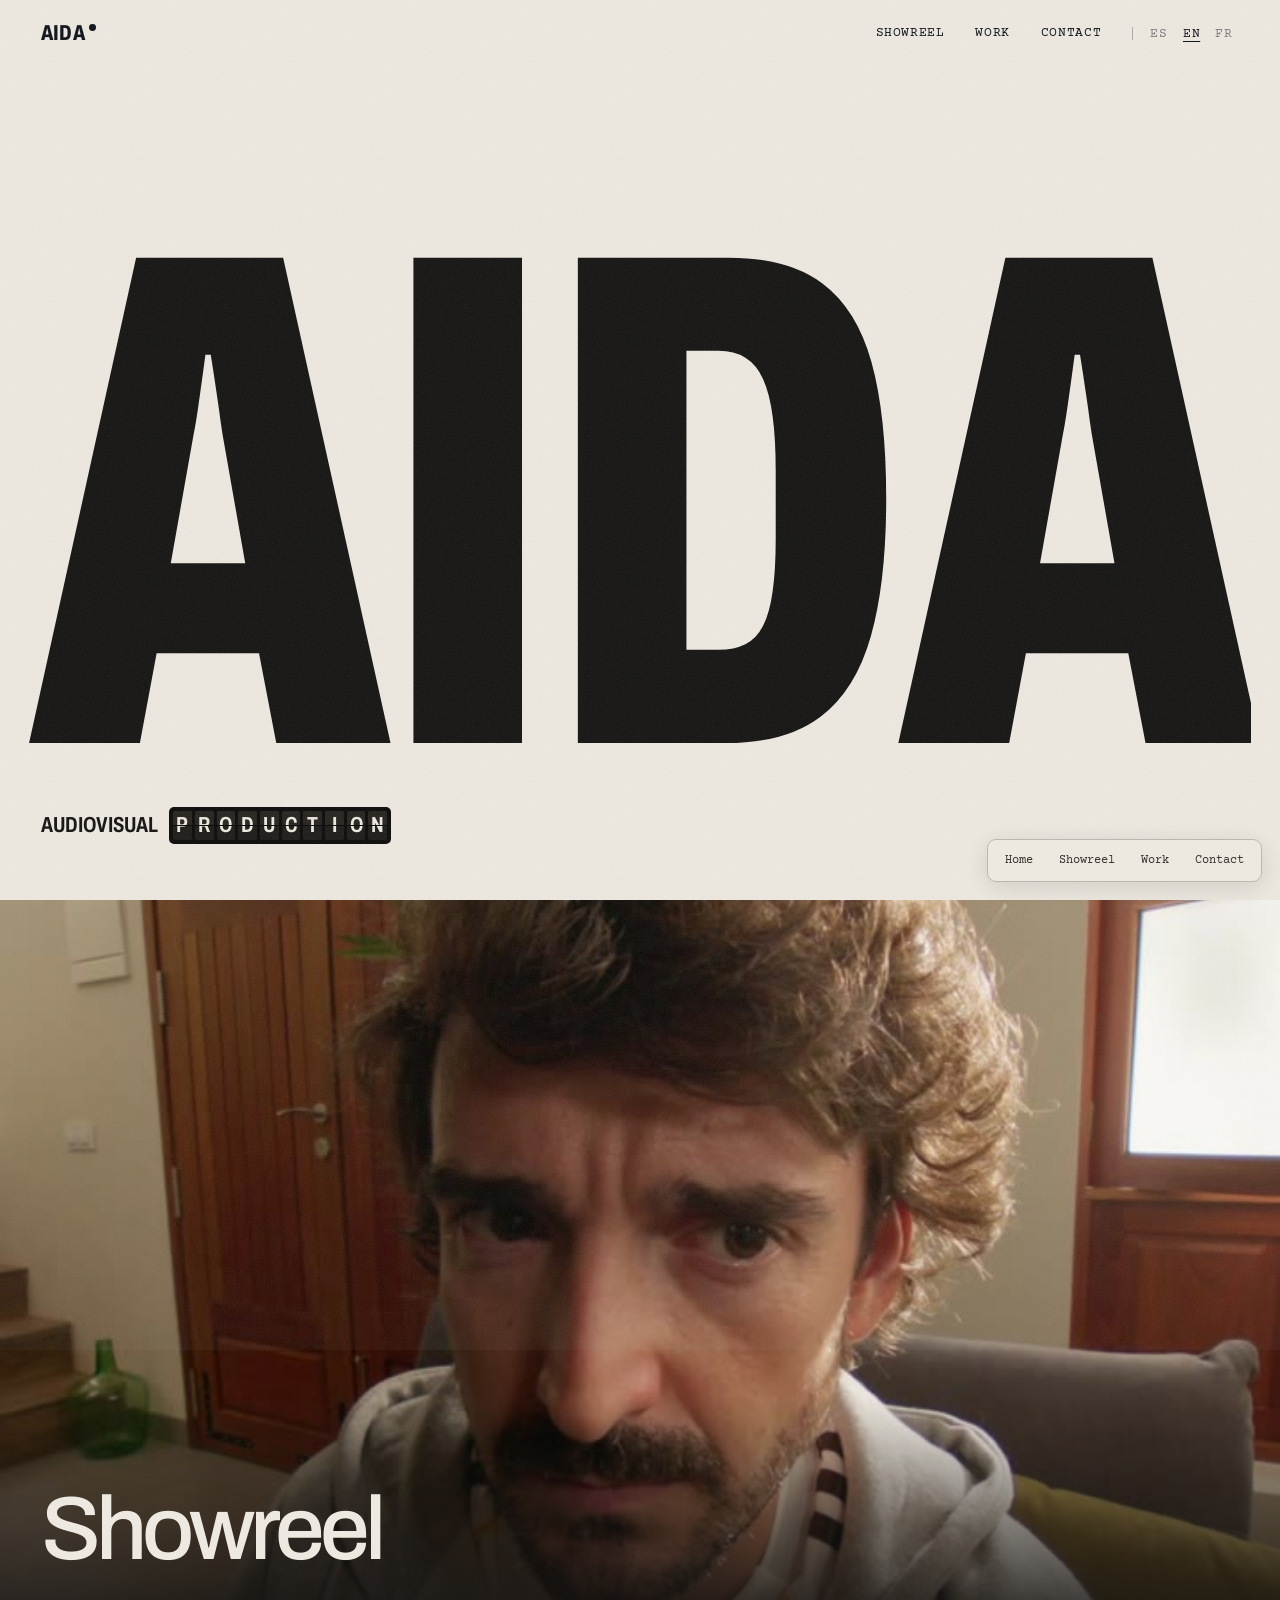
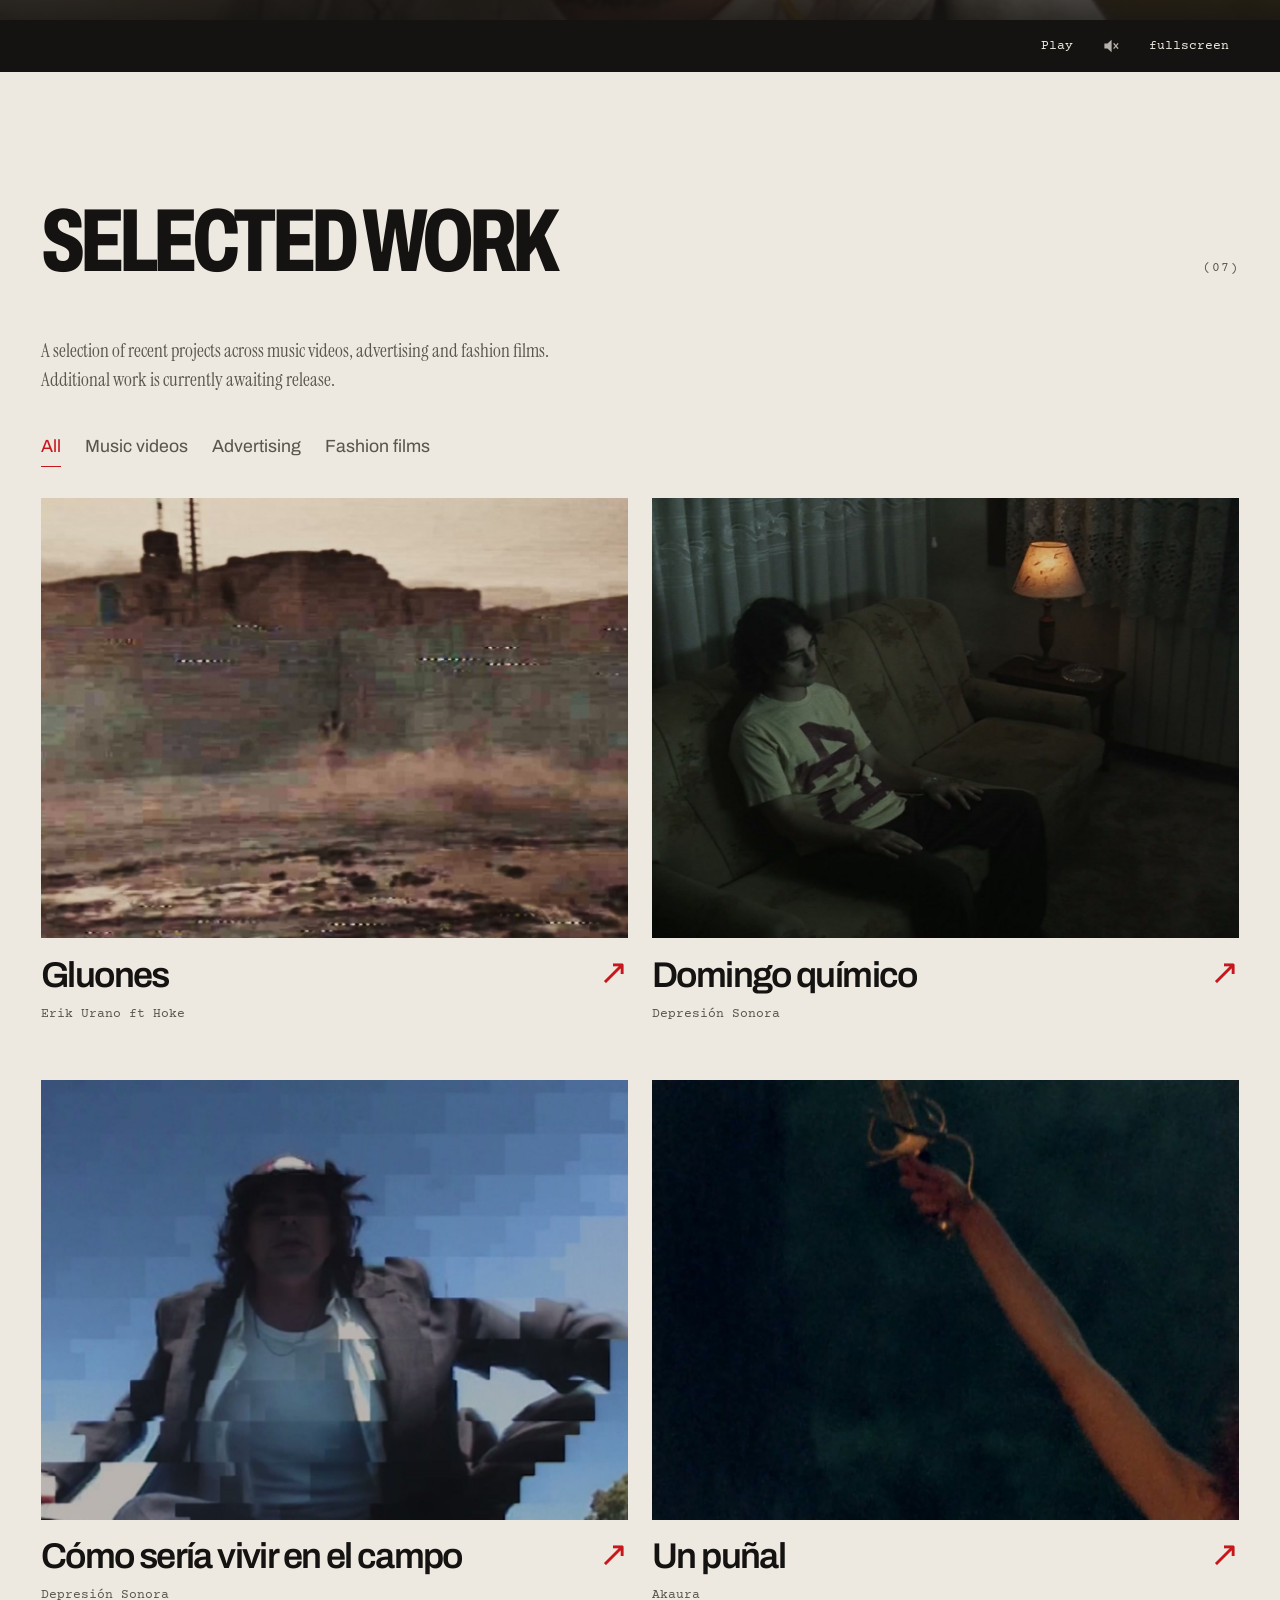
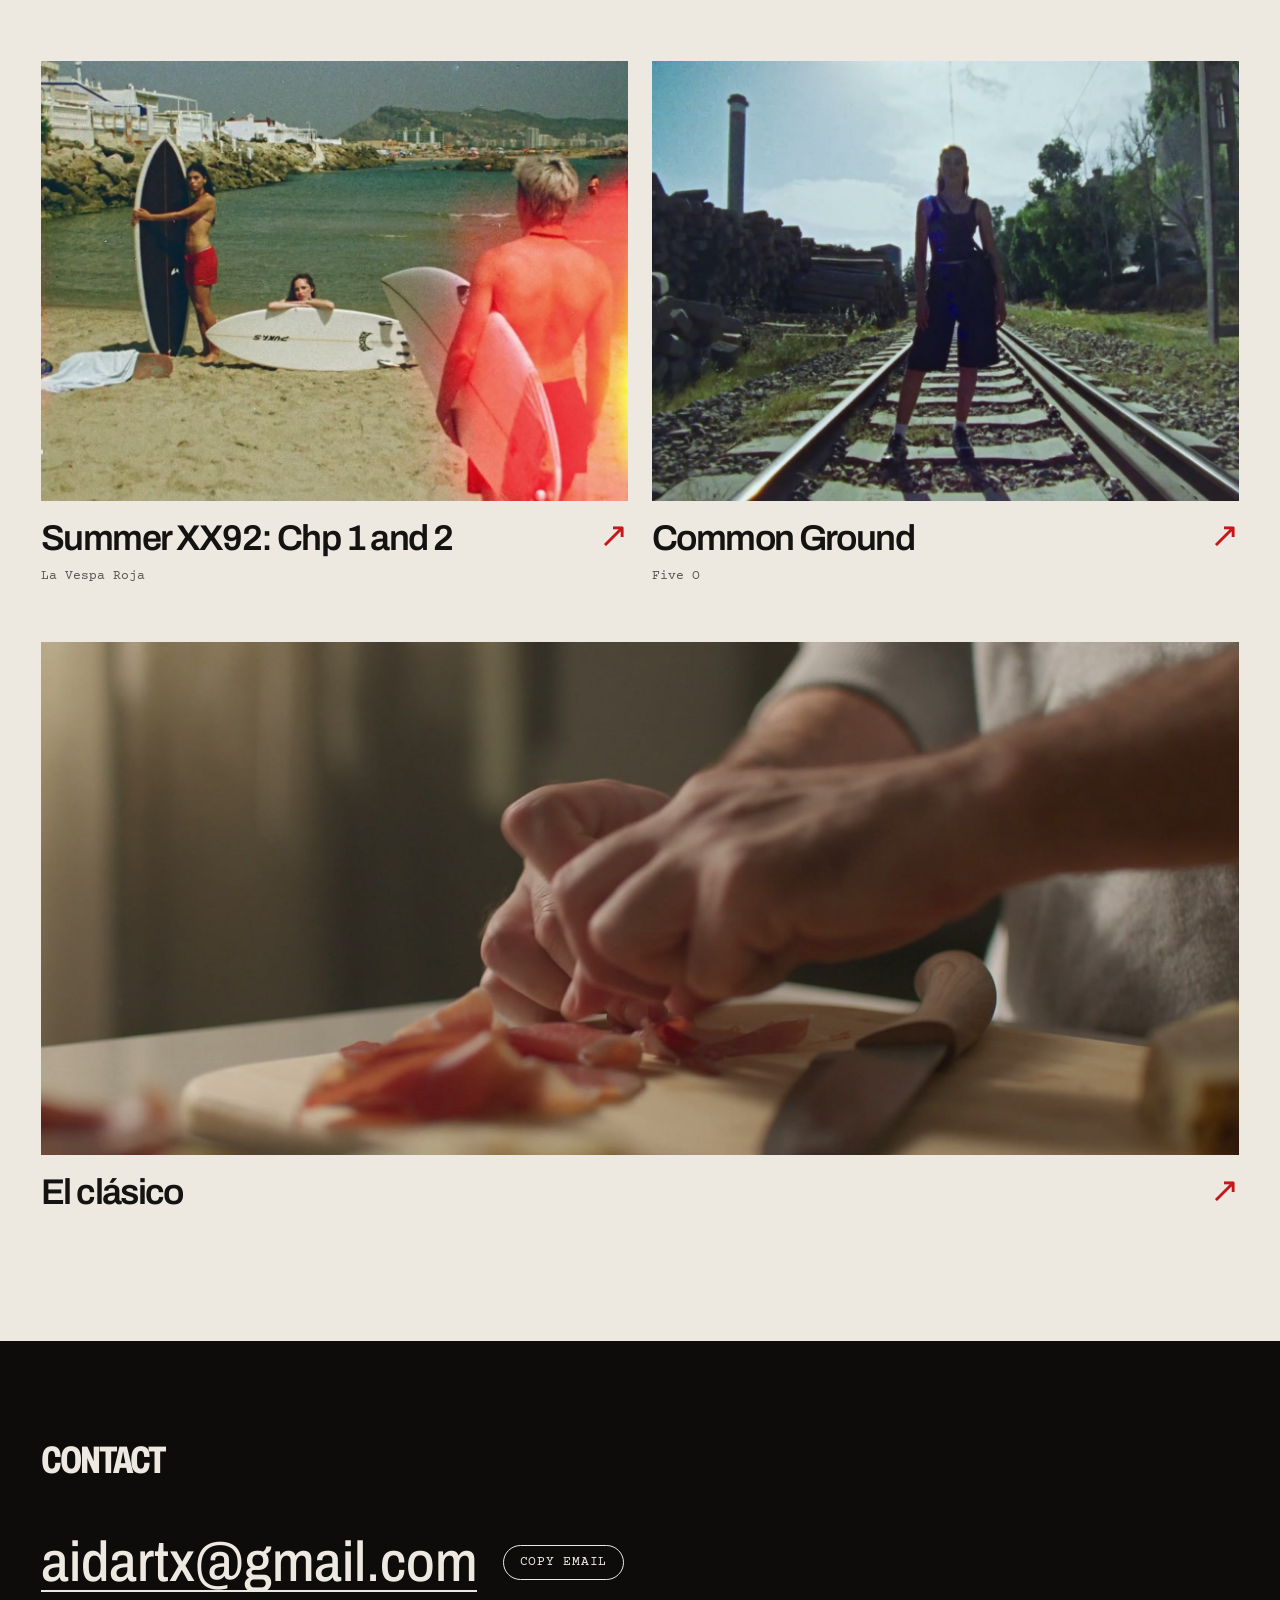
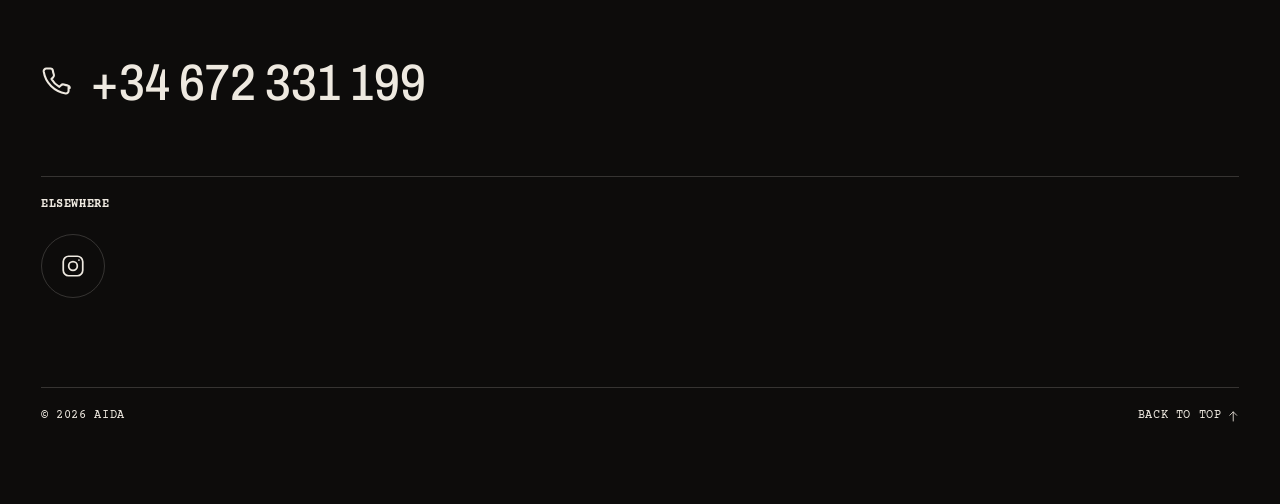
<file: index.html>
<!DOCTYPE html><html lang="es" data-astro-cid-hkbrpulz> <head><script>if(!location.hash&&!matchMedia("(prefers-reduced-motion: reduce)").matches)document.documentElement.classList.add("name-intro");window.aidaNameBootTimer=setTimeout(()=>document.documentElement.classList.remove("name-intro","name-settling"),7000);</script><meta charset="utf-8"><meta name="viewport" content="width=device-width, initial-scale=1"><title>Aida García · Portfolio · Producción audiovisual</title><link rel="canonical" href="https://jftorrescamara.github.io/"><meta name="description" content="Portfolio de Aida García, productora audiovisual. Showreel y trabajos seleccionados en videoclips y publicidad."><meta name="theme-color" content="#eee9e0"><link rel="icon" type="image/svg+xml" href="/favicon.svg"><link rel="apple-touch-icon" href="/apple-touch-icon.png"><link rel="preload" href="/_astro/archivo-latin-standard-normal.DY7AcnAa.woff2" as="font" type="font/woff2" crossorigin><meta property="og:type" content="website"><meta property="og:url" content="https://jftorrescamara.github.io/"><meta property="og:locale" content="es_ES"><meta property="og:title" content="Aida García · Portfolio · Producción audiovisual"><meta property="og:description" content="Portfolio de Aida García, productora audiovisual. Showreel y trabajos seleccionados en videoclips y publicidad."><meta property="og:image" content="https://aidartx.com/media/aida-social-preview.jpg"><meta property="og:image:width" content="1200"><meta property="og:image:height" content="630"><meta property="og:image:alt" content="AIDA"><meta name="twitter:image" content="https://aidartx.com/media/aida-social-preview.jpg"><meta name="twitter:image:alt" content="AIDA"><meta name="twitter:card" content="summary_large_image"><meta name="generator" content="Astro v7.3.5"><script>
      (function () {
        var d = document.documentElement;
        d.classList.add('js');
        try {
          var quieto = window.matchMedia('(prefers-reduced-motion: reduce)').matches;
          if (!quieto && !sessionStorage.getItem('entrada-vista')) {
            d.classList.add('entrada');
            sessionStorage.setItem('entrada-vista', '1');
            setTimeout(function () { d.classList.add('entrada-fin'); }, 4000);
          }
        } catch (e) {}
        if (document.fonts && document.fonts.ready) {
          document.fonts.ready.then(function () { d.classList.add('fuentes'); });
        }
        setTimeout(function () { d.classList.add('fuentes'); }, 1500);
      })();
    </script><link rel="stylesheet" href="/_astro/Icon.Cpf4Lk3A.css"><link rel="stylesheet" href="/_astro/index.CQoAxsdI.css"><link rel="stylesheet" href="/maqueta.css"><link rel="stylesheet" href="/fusion.css?v=cb797d56eb-showreel-pantalla-limpia"><link rel="stylesheet" href="/proyectos-reales.css?v=32b8fd3b84-idiomas-movil"><script data-goatcounter="https://aidartx.goatcounter.com/count" async src="https://gc.zgo.at/count.js"></script></head> <body data-astro-cid-hkbrpulz> <a class="saltar label" href="#contenido" data-astro-cid-hkbrpulz>Saltar al contenido</a> <div class="entrada" aria-hidden="true" data-entrada data-astro-cid-loz7klsj> <span class="entrada-visor" data-astro-cid-loz7klsj></span> <p class="entrada-rec osd" data-astro-cid-loz7klsj><span class="rec" data-astro-cid-loz7klsj></span> REC</p> <p class="entrada-fps osd" data-astro-cid-loz7klsj>25 FPS</p> <div class="entrada-claqueta" data-astro-cid-loz7klsj> <div class="claqueta claqueta--entrada" role="group" aria-label="Ficha técnica" data-astro-cid-lclyfxgt> <div class="claqueta-palo" aria-hidden="true" data-astro-cid-lclyfxgt><span data-astro-cid-lclyfxgt></span></div> <div class="claqueta-base" aria-hidden="true" data-astro-cid-lclyfxgt></div> <div class="claqueta-cuerpo" data-astro-cid-lclyfxgt> <dl data-astro-cid-lclyfxgt> <div class="cq cq--prod" data-astro-cid-lclyfxgt> <dt data-astro-cid-lclyfxgt>Prod.</dt> <dd data-astro-cid-lclyfxgt>Portfolio 2026</dd> </div> </dl> <dl class="cq-fila3" data-astro-cid-lclyfxgt> <div class="cq" data-astro-cid-lclyfxgt> <dt data-astro-cid-lclyfxgt>Rollo</dt> <dd data-astro-cid-lclyfxgt>A001</dd> </div> <div class="cq" data-astro-cid-lclyfxgt> <dt data-astro-cid-lclyfxgt>Escena</dt> <dd data-astro-cid-lclyfxgt>01</dd> </div> <div class="cq" data-astro-cid-lclyfxgt> <dt data-astro-cid-lclyfxgt>Toma</dt> <dd data-astro-cid-lclyfxgt>1</dd> </div> </dl> <dl class="cq-lineas" data-astro-cid-lclyfxgt> <div class="cq cq--linea" data-astro-cid-lclyfxgt> <dt data-astro-cid-lclyfxgt>Dirección</dt> <dd data-astro-cid-lclyfxgt>Aida</dd> </div><div class="cq cq--linea" data-astro-cid-lclyfxgt> <dt data-astro-cid-lclyfxgt>Cámara</dt> <dd data-astro-cid-lclyfxgt>A</dd> </div><div class="cq cq--linea" data-astro-cid-lclyfxgt> <dt data-astro-cid-lclyfxgt>Fecha</dt> <dd data-hoy data-astro-cid-lclyfxgt>12/10/2026</dd> </div> </dl> </div> </div> </div> <p class="entrada-voces" data-astro-cid-loz7klsj> <span style="--ini: 0.3s" data-astro-cid-loz7klsj>— ¿Sonido? — ¡Grabando!</span> <span style="--ini: 0.55s" data-astro-cid-loz7klsj>— ¿Cámara? — ¡Rodando!</span> <span style="--ini: 0.8s" data-astro-cid-loz7klsj>— Escena uno, toma uno.</span> </p> <p class="entrada-accion" data-astro-cid-loz7klsj><em data-astro-cid-loz7klsj>¡</em>Acción<em data-astro-cid-loz7klsj>!</em></p> <span class="entrada-destello" data-astro-cid-loz7klsj></span> <p class="entrada-saltar label" data-astro-cid-loz7klsj>Clic para saltar</p> </div><script type="module">var e=document.documentElement;if(e.classList.contains(`entrada`)){let t=document.querySelector(`[data-entrada] [data-hoy]`);t&&(t.textContent=new Date().toLocaleDateString(`es-ES`,{day:`2-digit`,month:`2-digit`,year:`numeric`}));let n=()=>{e.classList.add(`entrada-fin`),window.removeEventListener(`keydown`,i)},r=window.setTimeout(n,2900),i=()=>{e.classList.contains(`entrada-fin`)||(window.clearTimeout(r),n(),e.style.setProperty(`--intro`,`0s`),document.dispatchEvent(new Event(`entrada:saltada`)))};document.querySelector(`[data-entrada]`)?.addEventListener(`click`,i),window.addEventListener(`keydown`,i)}</script> <header class="nav" data-astro-cid-wpvy4v7s> <a class="nav-logo" href="/" aria-label="Aida — inicio" data-astro-cid-wpvy4v7s> Aida<span class="nav-logo-dot" aria-hidden="true" data-astro-cid-wpvy4v7s></span> </a> <nav aria-label="Principal" data-astro-cid-wpvy4v7s> <ul class="nav-links" data-astro-cid-wpvy4v7s> <li data-astro-cid-wpvy4v7s> <a href="/#showreel" data-astro-cid-wpvy4v7s>Showreel</a> </li><li data-astro-cid-wpvy4v7s> <a href="/#trabajos" data-astro-cid-wpvy4v7s>Trabajos</a> </li><li data-astro-cid-wpvy4v7s> <a href="/#contacto" data-astro-cid-wpvy4v7s>Contacto</a> </li> </ul> </nav> <button class="nav-toggle" type="button" aria-expanded="false" aria-controls="menu" data-menu-open data-astro-cid-wpvy4v7s>Menú</button> </header> <div class="menu" id="menu" data-theme="night" hidden data-menu data-astro-cid-wpvy4v7s> <div class="menu-top" data-astro-cid-wpvy4v7s> <span class="label" data-astro-cid-wpvy4v7s>Índice</span> <button class="label menu-cerrar" type="button" data-menu-close data-astro-cid-wpvy4v7s>Cerrar</button> </div> <ol class="menu-links" data-astro-cid-wpvy4v7s> <li data-astro-cid-wpvy4v7s> <a href="/#showreel" data-menu-link data-astro-cid-wpvy4v7s> <span class="serif" data-astro-cid-wpvy4v7s>02</span> Showreel </a> </li><li data-astro-cid-wpvy4v7s> <a href="/#trabajos" data-menu-link data-astro-cid-wpvy4v7s> <span class="serif" data-astro-cid-wpvy4v7s>03</span> Trabajos </a> </li><li data-astro-cid-wpvy4v7s> <a href="/#contacto" data-menu-link data-astro-cid-wpvy4v7s> <span class="serif" data-astro-cid-wpvy4v7s>04</span> Contacto </a> </li> </ol> <p class="menu-pie label" data-astro-cid-wpvy4v7s>aidartx@gmail.com</p> </div><script type="module">var e=document.querySelector(`[data-menu]`),t=document.querySelector(`[data-menu-open]`),n=document.querySelector(`[data-menu-close]`);if(e&&t&&n){let r=r=>{e.hidden=!r,t.setAttribute(`aria-expanded`,String(r)),document.documentElement.classList.toggle(`menu-open`,r),r?n.focus():t.focus()};t.addEventListener(`click`,()=>r(!0)),n.addEventListener(`click`,()=>r(!1)),e.querySelectorAll(`[data-menu-link]`).forEach(n=>n.addEventListener(`click`,()=>{e.hidden=!0,t.setAttribute(`aria-expanded`,`false`),document.documentElement.classList.remove(`menu-open`)})),document.addEventListener(`keydown`,t=>{t.key===`Escape`&&!e.hidden&&r(!1)})}</script> <main id="contenido" data-astro-cid-hkbrpulz>  <section class="hero" id="inicio" data-escena="ESC. 01 — INICIO" data-astro-cid-ge2uvauf> <div class="hero-top wrap" data-astro-cid-ge2uvauf> <p class="label hero-in" style="--d: 0" data-astro-cid-ge2uvauf>(Portfolio — Ed. 2026)</p> <p class="label hero-in hero-coord" style="--d: 1" data-astro-cid-ge2uvauf>España</p> </div> <div class="wrap" data-astro-cid-ge2uvauf> <h1 class="hero-nombre" style="--letras: 4" data-astro-cid-ge2uvauf> <span class="sr-only" data-astro-cid-ge2uvauf>Aida — Producción audiovisual</span> <span class="hero-nombre-txt" aria-hidden="true" data-ajustar data-astro-cid-ge2uvauf> <span class="ch" style="--i: 0" data-astro-cid-ge2uvauf>A</span><span class="ch" style="--i: 1" data-astro-cid-ge2uvauf>I</span><span class="ch" style="--i: 2" data-astro-cid-ge2uvauf>D</span><span class="ch" style="--i: 3" data-astro-cid-ge2uvauf>A</span> </span> </h1> </div> <div class="hero-pie wrap" data-astro-cid-ge2uvauf> <p class="hero-rol hero-in" style="--d: 2" data-astro-cid-ge2uvauf> <span class="sr-only" data-astro-cid-ge2uvauf>Producción audiovisual</span> <span class="flap" aria-hidden="true" data-flap="[&quot;PRODUCCIÓN&quot;,&quot;&quot;]" data-astro-cid-ge2uvauf> <span class="flap-ch" data-astro-cid-ge2uvauf>P</span><span class="flap-ch" data-astro-cid-ge2uvauf>R</span><span class="flap-ch" data-astro-cid-ge2uvauf>O</span><span class="flap-ch" data-astro-cid-ge2uvauf>D</span><span class="flap-ch" data-astro-cid-ge2uvauf>U</span><span class="flap-ch" data-astro-cid-ge2uvauf>C</span><span class="flap-ch" data-astro-cid-ge2uvauf>C</span><span class="flap-ch" data-astro-cid-ge2uvauf>I</span><span class="flap-ch" data-astro-cid-ge2uvauf>Ó</span><span class="flap-ch" data-astro-cid-ge2uvauf>N</span> </span> <span class="hero-rol-txt" aria-hidden="true" data-astro-cid-ge2uvauf>audiovisual</span> </p> <p class="hero-frase hero-in" style="--d: 3" data-astro-cid-ge2uvauf>Autónoma desde 2024, dedicada principalmente a la dirección y producción audiovisual.</p>  </div> </section><script type="module">var e=window.matchMedia(`(prefers-reduced-motion: reduce)`).matches,t=document.querySelector(`.hero`);document.addEventListener(`entrada:saltada`,()=>{t?.querySelectorAll(`.ch, .hero-in`).forEach(e=>e.getAnimations().forEach(e=>e.currentTime=0))});var n=document.querySelector(`[data-ajustar]`);if(n&&t){let e=n.parentElement,r=t.querySelector(`.hero-top`),i=t.querySelector(`.hero-pie`),a=()=>n.getBoundingClientRect().width,o=window.innerHeight,s=()=>{let s=e.clientWidth;n.style.fontStretch=``,n.style.fontSize=`100px`;let c=a();if(!c)return;let l=s/c*100*.995,u=getComputedStyle(t),d=parseFloat(u.paddingTop)+parseFloat(u.paddingBottom)+2*(parseFloat(u.rowGap)||0)+(r?.offsetHeight??0)+(i?.offsetHeight??0),f=Math.max(o-d-12,90);if(l=Math.min(l,f/.8),n.style.fontSize=`${Math.floor(l)}px`,a()<s*.985){let e=62,t=125;for(let r=0;r<12;r++){let r=(e+t)/2;n.style.fontStretch=`${r}%`,a()>s?t=r:e=r}n.style.fontStretch=`${e}%`}};s(),document.fonts?.load(`800 100px "Archivo Variable"`).then(s,()=>{}),document.fonts?.addEventListener(`loadingdone`,s),new ResizeObserver(s).observe(e),window.addEventListener(`resize`,()=>{Math.abs(window.innerHeight-o)>150&&(o=window.innerHeight,s())})}const flap = document.querySelector('[data-flap]');
if (flap && !e) {
  const words = JSON.parse(flap.dataset.flap || '[]');
  const cells = [...flap.querySelectorAll('.flap-ch')];
  let wordIndex = 0;
  let visible = true;
  new IntersectionObserver(([entry]) => { visible = entry.isIntersecting; }).observe(flap);
  const flip = (word, done) => {
    const letters = word.padEnd(cells.length, ' ');
    cells.forEach((cell, index) => {
      let step = 0;
      const turn = () => {
        step++;
        const finished = !word.trim() || step >= 3;
        cell.textContent = finished ? letters[index].replace(' ', '\u00a0') : 'ABCDEFGHIJKLMNÑOPQRSTUVWXYZÓÍÉ'[Math.floor(Math.random() * 29)];
        cell.classList.remove('gira');
        void cell.offsetWidth;
        cell.classList.add('gira');
        if (!finished) setTimeout(turn, 45);
        else if (index === cells.length - 1) setTimeout(done, 70);
      };
      setTimeout(turn, index * 25);
    });
  };
  const cycle = () => {
    if (!visible || document.hidden) { setTimeout(cycle, 500); return; }
    wordIndex = (wordIndex + 1) % words.length;
    const word = words[wordIndex];
    flip(word, () => setTimeout(cycle, word.trim() ? 2400 : 100));
  };
  if (words.length > 1 && cells.length) setTimeout(cycle, 2400);
}
</script> <section class="reel section" id="showreel" data-escena="ESC. 02 — SHOWREEL" data-luces data-astro-cid-pxh3uvjy> <div class="reel-bandas" aria-hidden="true" data-astro-cid-pxh3uvjy></div> <div class="wrap" data-astro-cid-pxh3uvjy> <header class="sh" data-reveal data-astro-cid-pb4nux2a> <span class="sh-num" aria-hidden="true" data-astro-cid-pb4nux2a>02</span> <h2 class="sh-titulo" data-astro-cid-pb4nux2a>Showreel</h2>  </header> <p class="reel-intro label" data-reveal data-astro-cid-pxh3uvjy>Apaga la luz. Sube el volumen.</p> <button class="monitor" type="button" data-video-open data-video-title="Showreel — Aida" data-cursor="Play" data-reveal data-astro-cid-pxh3uvjy> <span class="sr-only" data-astro-cid-pxh3uvjy>Reproducir el showreel</span> <video class="monitor-video" src="/media/showreel-loop.mp4" poster="/_astro/showreel-poster.16dSc5W__Z22qwxT.webp" muted loop playsinline preload="metadata" aria-hidden="true" data-bucle data-astro-cid-pxh3uvjy></video> <span class="visor osd" aria-hidden="true" data-astro-cid-pxh3uvjy> <span class="visor-esq visor-esq--1" data-astro-cid-pxh3uvjy></span> <span class="visor-esq visor-esq--2" data-astro-cid-pxh3uvjy></span> <span class="visor-esq visor-esq--3" data-astro-cid-pxh3uvjy></span> <span class="visor-esq visor-esq--4" data-astro-cid-pxh3uvjy></span> <span class="visor-cruz" data-astro-cid-pxh3uvjy></span> <span class="visor-tl" data-astro-cid-pxh3uvjy><span class="rec" data-astro-cid-pxh3uvjy></span> REC</span> <span class="visor-tr" data-astro-cid-pxh3uvjy>STBY&nbsp;&nbsp;<span class="bateria" data-astro-cid-pxh3uvjy><i data-astro-cid-pxh3uvjy></i><i data-astro-cid-pxh3uvjy></i><i data-astro-cid-pxh3uvjy></i><i class="off" data-astro-cid-pxh3uvjy></i></span> 84%</span> <span class="visor-bl" data-visor-tc data-astro-cid-pxh3uvjy>TC 00:00:00:00</span> <span class="visor-br" data-astro-cid-pxh3uvjy>ISO 800 · f/2.8 · 12.OCT.2026</span> </span> <span class="monitor-play" data-astro-cid-pxh3uvjy> <span class="monitor-play-circulo" data-astro-cid-pxh3uvjy><svg viewBox="0 0 24 24" width="24" height="24" aria-hidden="true" fill="currentColor" stroke="none" stroke-width="1.6" stroke-linecap="square"> <path d="M7 4.5v15l12.5-7.5z"></path> </svg></span> <span class="label" data-astro-cid-pxh3uvjy>Reproducir</span> </span> </button> <p class="reel-nota hand" data-reveal data-astro-cid-pxh3uvjy>lo que mejor sé hacer</p> </div> </section><script type="module">var e=document.querySelector(`[data-bucle]`),t=document.querySelector(`[data-visor-tc]`),n=window.matchMedia(`(prefers-reduced-motion: reduce)`).matches;if(e&&!n){new IntersectionObserver(([t])=>{t.isIntersecting?e.play().catch(()=>{}):e.pause()},{threshold:.25}).observe(e);let n=e=>String(Math.floor(e)).padStart(2,`0`);e.addEventListener(`timeupdate`,()=>{if(!t)return;let r=e.currentTime;t.textContent=`TC 00:00:${n(r)}:${n(r%1*25)}`})}</script> <section class="trabajos section" id="trabajos" data-escena="ESC. 03 — TRABAJOS" data-astro-cid-gzied6pw> <div class="wrap" data-astro-cid-gzied6pw> <header class="sh" data-reveal data-astro-cid-pb4nux2a> <span class="sh-num" aria-hidden="true" data-astro-cid-pb4nux2a>03</span> <h2 class="sh-titulo" data-astro-cid-pb4nux2a>Trabajos seleccionados</h2> <p class="sh-meta" data-astro-cid-pb4nux2a>(07) — 2023→2025</p> </header> <div class="tr-cabecera" data-reveal data-astro-cid-gzied6pw> <p class="tr-intro" data-astro-cid-gzied6pw>Una selección de proyectos recientes en videoclips, publicidad y fashion films. Hay más trabajos pendientes de estreno.</p> <div class="tr-controles" data-astro-cid-gzied6pw> <div class="tr-filtros" role="group" aria-label="Filtrar por categoría" data-astro-cid-gzied6pw> <button type="button" aria-pressed="true" data-filtro="*" data-astro-cid-gzied6pw>
Todo <sup data-astro-cid-gzied6pw>05</sup> </button> <button type="button" aria-pressed="false" data-filtro="Ficción" data-astro-cid-gzied6pw> Ficción <sup data-astro-cid-gzied6pw>01</sup> </button><button type="button" aria-pressed="false" data-filtro="Documental" data-astro-cid-gzied6pw> Documental <sup data-astro-cid-gzied6pw>02</sup> </button><button type="button" aria-pressed="false" data-filtro="Publicidad" data-astro-cid-gzied6pw> Publicidad <sup data-astro-cid-gzied6pw>01</sup> </button><button type="button" aria-pressed="false" data-filtro="Videoclip" data-astro-cid-gzied6pw> Videoclip <sup data-astro-cid-gzied6pw>01</sup> </button> </div> <div class="tr-vistas" role="group" aria-label="Cómo ver los trabajos" data-astro-cid-gzied6pw> <button type="button" aria-pressed="true" data-vista="lista" data-astro-cid-gzied6pw>Lista</button> <button type="button" aria-pressed="false" data-vista="mapa" data-astro-cid-gzied6pw>Mapa</button> </div> </div> </div> <ol class="tr-lista" data-panel="lista" data-astro-cid-gzied6pw></ol> <div class="tr-mapa" data-panel="mapa" hidden data-astro-cid-gzied6pw></div> </div> </section><script type="module">var e=document.querySelector(`.trabajos`);if(e){let t=e.querySelectorAll(`[data-filtro]`),n=e.querySelectorAll(`[data-cat]`);t.forEach(e=>e.addEventListener(`click`,()=>{let r=e.dataset.filtro;t.forEach(t=>t.setAttribute(`aria-pressed`,String(t===e))),n.forEach(e=>e.hidden=r!==`*`&&e.dataset.cat!==r)}));let r=e.querySelectorAll(`[data-vista]`),i=e.querySelectorAll(`[data-panel]`);r.forEach(e=>e.addEventListener(`click`,()=>{r.forEach(t=>t.setAttribute(`aria-pressed`,String(t===e))),i.forEach(t=>t.hidden=t.dataset.panel!==e.dataset.vista)}))}</script> <section class="contacto" id="contacto" data-theme="night" data-escena="ESC. 04 — CONTACTO" data-astro-cid-7b4tjujo> <div class="wrap section" data-astro-cid-7b4tjujo> <header class="sh" data-reveal data-astro-cid-pb4nux2a> <span class="sh-num" aria-hidden="true" data-astro-cid-pb4nux2a>04</span> <h2 class="sh-titulo" data-astro-cid-pb4nux2a>Contacto</h2> <p class="sh-meta" data-astro-cid-pb4nux2a>(Última secuencia)</p> </header> <p class="cta" data-reveal data-astro-cid-7b4tjujo><em data-astro-cid-7b4tjujo>¿</em>Rodamos<em data-astro-cid-7b4tjujo>?</em></p> <div class="correo" data-reveal data-astro-cid-7b4tjujo> <a class="correo-link" href="mailto:aidartx@gmail.com" data-cursor="Escribir" data-astro-cid-7b4tjujo>aidartx@gmail.com</a> <button class="btn" type="button" data-copiar="aidartx@gmail.com" aria-describedby="estado-copia" data-cursor="Copiar" data-astro-cid-7b4tjujo>
Copiar correo
</button> <p class="label correo-estado" id="estado-copia" role="status" aria-live="polite" data-astro-cid-7b4tjujo></p> </div> <div class="contacto-rejilla" data-astro-cid-7b4tjujo>  <div data-reveal style="--delay: .1s" data-astro-cid-7b4tjujo> <h3 class="label contacto-tit" data-astro-cid-7b4tjujo>En otros sitios</h3> <ul class="redes" data-astro-cid-7b4tjujo> <li data-astro-cid-7b4tjujo> <a href="https://www.instagram.com/" target="_blank" rel="noopener noreferrer" data-cursor="Abrir" data-astro-cid-7b4tjujo> Instagram <svg viewBox="0 0 24 24" width="24" height="24" aria-hidden="true" fill="none" stroke="currentColor" stroke-width="1.6" stroke-linecap="square"> <path d="M6 18 18 6M8.5 6H18v9.5"></path> </svg> </a> </li>  </ul> </div> </div> <div class="creditos" aria-label="Títulos de crédito" data-astro-cid-7b4tjujo> <div class="creditos-rollo" data-astro-cid-7b4tjujo> <p data-astro-cid-7b4tjujo> <span class="label" data-astro-cid-7b4tjujo>Dirección</span> <strong data-astro-cid-7b4tjujo>Aida</strong> </p><p data-astro-cid-7b4tjujo> <span class="label" data-astro-cid-7b4tjujo>Producción</span> <strong data-astro-cid-7b4tjujo>Aida</strong> </p><p data-astro-cid-7b4tjujo> <span class="label" data-astro-cid-7b4tjujo>Café</span> <strong data-astro-cid-7b4tjujo>Demasiado</strong> </p><p data-astro-cid-7b4tjujo> <span class="label" data-astro-cid-7b4tjujo>Horas de sueño</span> <strong data-astro-cid-7b4tjujo>Las justas</strong> </p><p data-astro-cid-7b4tjujo> <span class="label" data-astro-cid-7b4tjujo>Tomas falsas</span> <strong data-astro-cid-7b4tjujo>Incontables</strong> </p><p data-astro-cid-7b4tjujo> <span class="label" data-astro-cid-7b4tjujo>Gracias a</span> <strong data-astro-cid-7b4tjujo>Cada equipo con el que he rodado</strong> </p><p data-astro-cid-7b4tjujo> <span class="label" data-astro-cid-7b4tjujo>Y a ti</span> <strong data-astro-cid-7b4tjujo>Por quedarte hasta los créditos</strong> </p> </div> </div> <p class="fin serif" data-astro-cid-7b4tjujo>Fin</p> <footer class="pie label" data-astro-cid-7b4tjujo> <span data-astro-cid-7b4tjujo>© 2026 Aida · Rodado a 25 fps en España</span> <a href="#inicio" data-astro-cid-7b4tjujo>Volver al principio <svg viewBox="0 0 24 24" width="24" height="24" aria-hidden="true" fill="none" stroke="currentColor" stroke-width="1.6" stroke-linecap="square"> <path d="M12 21V4M5.5 10 12 3.5 18.5 10"></path> </svg></a> </footer> </div> </section>  </main> <span class="hud-rec rec" aria-hidden="true" data-astro-cid-a2sg44tf></span> <p class="hud-tc osd" aria-hidden="true" data-astro-cid-a2sg44tf>REC <span data-tc data-astro-cid-a2sg44tf>00:00:00:00</span></p> <p class="hud-escena osd" aria-hidden="true" data-escena-actual data-astro-cid-a2sg44tf>ESC. 01 — INICIO</p><script type="module">var e=document.querySelector(`[data-tc]`),t=document.querySelector(`[data-escena-actual]`),n=e=>String(Math.floor(e)).padStart(2,`0`),r=!1,i=()=>{if(r=!1,!e)return;let t=Math.floor(window.scrollY/window.innerHeight*6*25),i=Math.floor(t/25);e.textContent=`${n(i/3600)}:${n(i/60%60)}:${n(i%60)}:${n(t%25)}`};window.addEventListener(`scroll`,()=>{r||(r=!0,requestAnimationFrame(i))},{passive:!0}),i();var a=document.querySelectorAll(`[data-escena]`);if(t&&a.length){let e=new IntersectionObserver(e=>{for(let n of e)n.isIntersecting&&(t.textContent=n.target.dataset.escena??``)},{rootMargin:`-50% 0px -50% 0px`});a.forEach(t=>e.observe(t))}</script> <span class="cursor-etiqueta" aria-hidden="true" data-cursor-label data-astro-cid-qmueewfo></span><script type="module">var e=window.matchMedia(`(hover: hover) and (pointer: fine)`).matches,t=window.matchMedia(`(prefers-reduced-motion: reduce)`).matches,n=document.querySelector(`[data-cursor-label]`);if(e&&!t&&n){let e=document.documentElement;e.classList.add(`cursor-on`),window.addEventListener(`pointermove`,e=>{e.pointerType===`mouse`&&(n.style.transform=`translate3d(${e.clientX+18}px, ${e.clientY+20}px, 0)`)},{passive:!0}),document.addEventListener(`pointerover`,t=>{let r=t.target?.closest(`[data-cursor]`);r?(n.textContent=r.dataset.cursor??``,e.classList.add(`cursor-hover`)):e.classList.remove(`cursor-hover`)}),document.documentElement.addEventListener(`pointerleave`,()=>e.classList.remove(`cursor-hover`))}</script> <dialog class="cine" data-theme="night" aria-label="Reproductor de vídeo" data-cine data-astro-cid-w2bbyfhv> <div class="cine-barra" data-astro-cid-w2bbyfhv> <p class="label" data-cine-titulo data-astro-cid-w2bbyfhv></p> <button class="label cine-cerrar" type="button" data-cine-cerrar data-astro-cid-w2bbyfhv>Cerrar <span aria-hidden="true" data-astro-cid-w2bbyfhv>✕</span></button> </div> <div class="cine-pantalla" data-cine-pantalla data-astro-cid-w2bbyfhv></div> </dialog> <template data-cine-sin-senal data-astro-cid-w2bbyfhv> <div class="sin-senal" data-astro-cid-w2bbyfhv> <div class="barras" aria-hidden="true" data-astro-cid-w2bbyfhv></div> <div class="sin-senal-txt" data-astro-cid-w2bbyfhv> <p class="osd" data-astro-cid-w2bbyfhv>SIN SEÑAL</p> <p class="label" data-astro-cid-w2bbyfhv>Aquí se reproducirá tu vídeo. Pega el enlace de Vimeo o YouTube en su ficha.</p> </div> </div> </template><script type="module">var e=document.querySelector(`[data-cine]`),t=document.querySelector(`[data-cine-pantalla]`),n=document.querySelector(`[data-cine-titulo]`),r=document.querySelector(`[data-cine-sin-senal]`);function i(e){let t=e.match(/(?:youtube\.com\/(?:watch\?v=|embed\/|shorts\/)|youtu\.be\/)([\w-]{11})/),r=e.match(/vimeo\.com\/(?:video\/)?(\d+)(?:\/(\w+))?/);if(/\.(mp4|webm|mov)(\?|$)/i.test(e)){let t=document.createElement(`video`);return t.src=e,t.controls=!0,t.autoplay=!0,t.playsInline=!0,t}let i=``;if(t)i=`https://www.youtube-nocookie.com/embed/${t[1]}?autoplay=1&rel=0&playsinline=1`;else if(r)i=`https://player.vimeo.com/video/${r[1]}?${r[2]?`h=${r[2]}&`:``}autoplay=1&title=0&byline=0&portrait=0&dnt=1`;else return null;let a=document.createElement(`iframe`);return a.src=i,a.allow=`autoplay; fullscreen; picture-in-picture; encrypted-media`,a.allowFullscreen=!0,a.title=n?.textContent||`Vídeo`,a}e&&t&&r&&(document.addEventListener(`click`,a=>{let o=a.target?.closest(`[data-video-open]`);if(!o)return;a.preventDefault();let s=(o.dataset.videoOpen??``).trim();n&&(n.textContent=o.dataset.videoTitle??``),t.replaceChildren(s?i(s)??r.content.cloneNode(!0):r.content.cloneNode(!0)),e.showModal(),document.documentElement.classList.add(`modal-open`)}),document.querySelector(`[data-cine-cerrar]`)?.addEventListener(`click`,()=>e.close()),e.addEventListener(`click`,t=>{t.target===e&&e.close()}),e.addEventListener(`close`,()=>{t.replaceChildren(),document.documentElement.classList.remove(`modal-open`)}));</script><script type="module">var e=document.querySelectorAll(`[data-reveal]`),t=new IntersectionObserver(e=>{for(let n of e)n.isIntersecting&&(n.target.classList.add(`is-in`),t.unobserve(n.target))},{rootMargin:`0px 0px -8% 0px`,threshold:.08});e.forEach(e=>t.observe(e));var n=document.querySelectorAll(`[data-luces]`);if(n.length){let e=new Set,t=new IntersectionObserver(t=>{for(let n of t)n.isIntersecting?e.add(n.target):e.delete(n.target);document.documentElement.classList.toggle(`lights-down`,e.size>0)},{threshold:.35});n.forEach(e=>t.observe(e))}document.addEventListener(`click`,async e=>{let t=e.target?.closest(`[data-copiar]`);if(!t)return;let n=document.getElementById(t.getAttribute(`aria-describedby`)??``);try{await navigator.clipboard.writeText(t.dataset.copiar??``),n&&(n.textContent=`Copiado. ¡Hablamos!`)}catch{n&&(n.textContent=`No se pudo copiar: selecciona el texto a mano.`)}n&&window.setTimeout(()=>n.textContent=``,3500)});</script><script src="/maqueta.js?v=cb51c0536f"></script><script src="/fusion.js?v=9ca9e36382"></script><script src="/contenido-real.js?v=13c7e3b93a"></script><script src="/videos-locales.js?v=3b7509ed64-showreel-pantalla"></script><script src="/i18n.js?v=d0ef1f78c3"></script></body> </html>
</file>
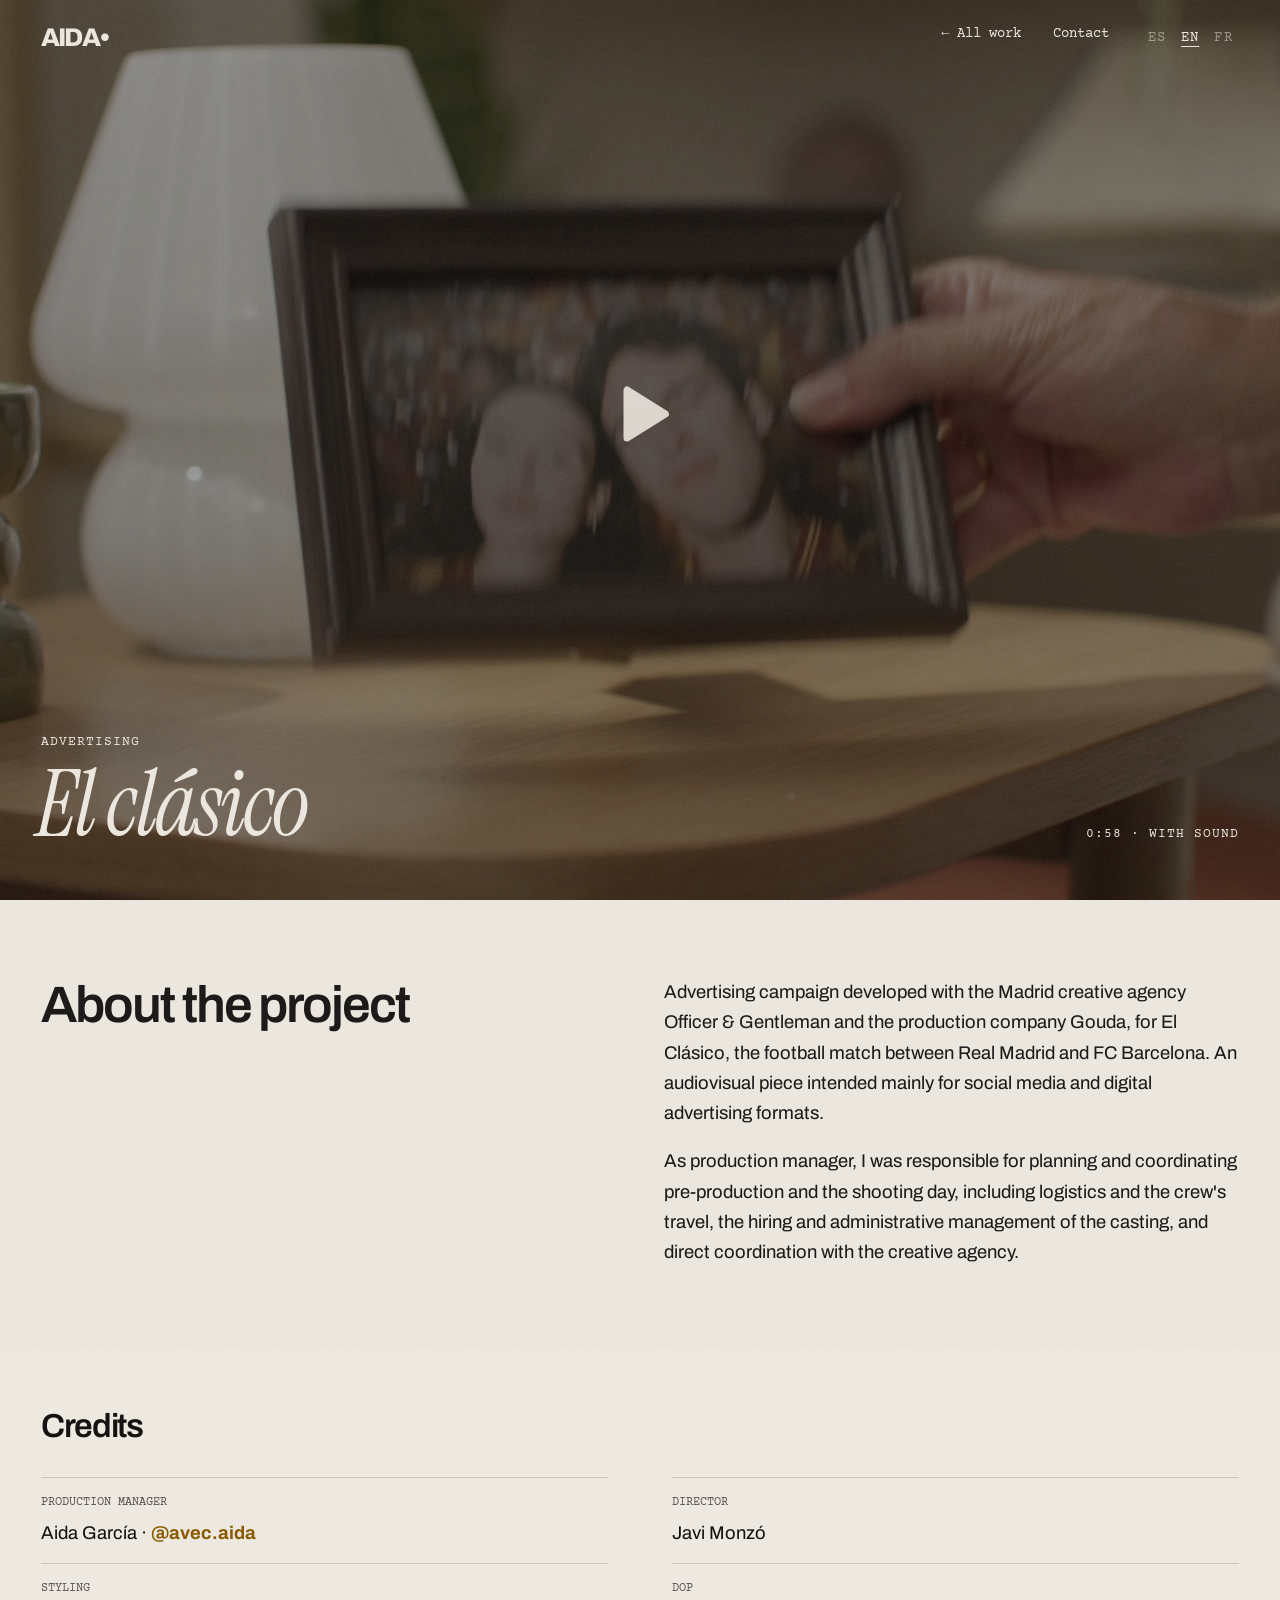
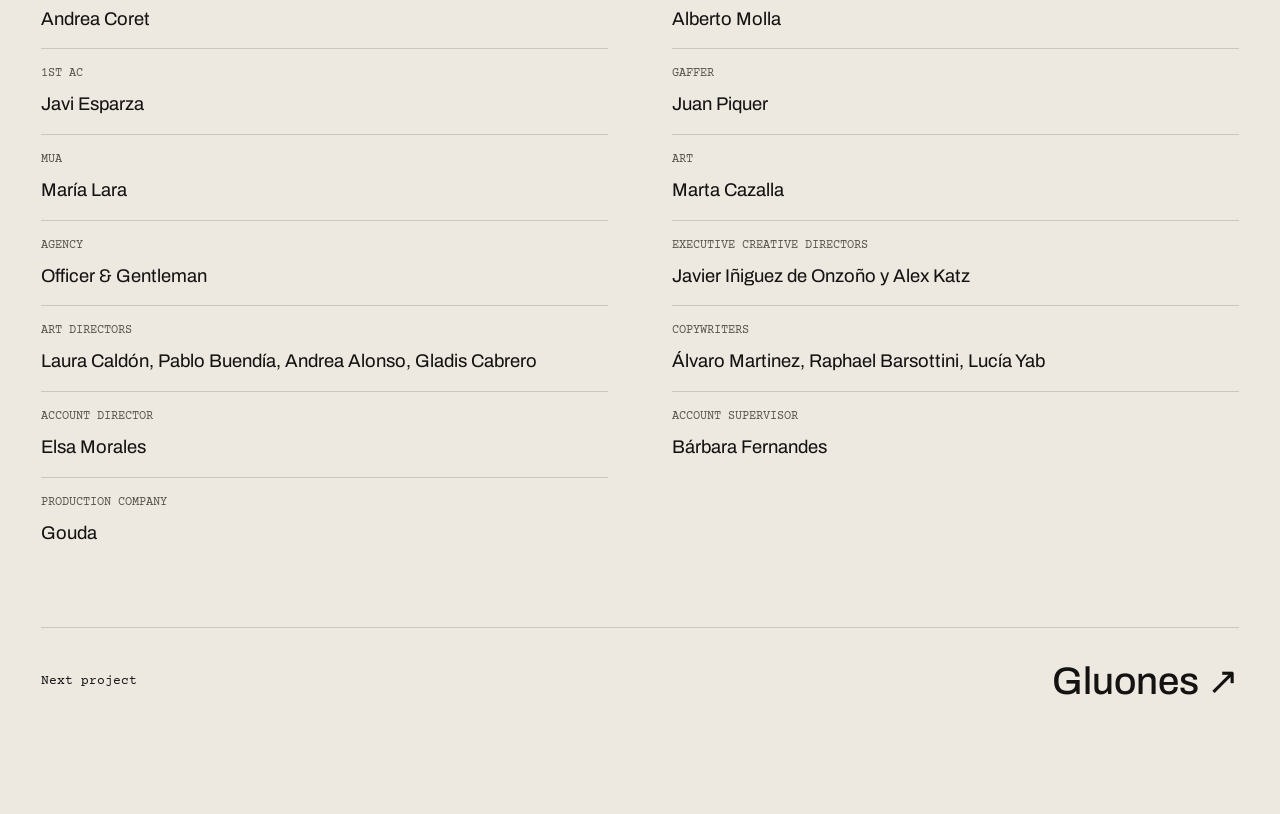
<file: trabajos/codere/index.html>
<!doctype html><html lang="es"><head><meta charset="utf-8"><meta name="viewport" content="width=device-width,initial-scale=1"><meta name="robots" content="noindex"><title>El clásico — Aida</title><link rel="stylesheet" href="/_astro/Icon.Cpf4Lk3A.css"><link rel="stylesheet" href="/_astro/index.CQoAxsdI.css"><link rel="stylesheet" href="/maqueta.css"><link rel="stylesheet" href="/fusion.css?v=2615169d29"><link rel="stylesheet" href="/proyectos-reales.css?v=32b8fd3b84"><link rel="stylesheet" href="/sala.css?v=d93557e100"><script data-goatcounter="https://aidartx.goatcounter.com/count" async src="https://gc.zgo.at/count.js"></script></head><body><main id="contenido"><article class="real-project"><section class="rp rp-sala" data-rp aria-label="Vídeo completo: El clásico"><video data-v playsinline preload="metadata" poster="/media/proyectos/codere/poster.jpg" data-preview="/media/proyectos/codere/preview.mp4" data-completo="/media/proyectos/codere/completo.mp4" width="1920" height="1080" aria-label="Vídeo completo: El clásico"></video><header class="rp-nav"><a class="real-logo" href="/">AIDA•</a><nav><a href="/#trabajos">← Todos los trabajos</a><a href="/#contacto">Contacto</a></nav></header><div class="rp-sala__portada"><div><p>Publicidad</p><h1>El clásico</h1></div><p class="rp-sala__dato"><span data-dato-dur>0:58</span> · <span>CON SONIDO</span></p></div><button type="button" class="rp-play" data-play aria-label="Reproducir"><svg viewBox="0 0 24 24" aria-hidden="true"><path d="M7 4.5v15L19 12z" vector-effect="non-scaling-stroke"/></svg></button><div class="rp-sala__pausa"><small>EN PAUSA · <span data-tc>00:00:00:00</span> · PULSA PARA SEGUIR</small><strong>El clásico</strong><dl><dt>Jefa de producción</dt><dd>Aida García · <strong class="real-credit-aida credito-aida-destacado" title="Aida García">@avec.aida</strong></dd><dt>Dirección</dt><dd>Javi Monzó</dd><dt>Estilismo</dt><dd>Andrea Coret</dd><dt>DOP</dt><dd>Alberto Molla</dd><dt>1AC</dt><dd>Javi Esparza</dd><dt>Gaffer</dt><dd>Juan Piquer</dd><dt>MUA</dt><dd>María Lara</dd><dt>Arte</dt><dd>Marta Cazalla</dd></dl></div><div class="rp-sub"><span>El clásico</span><i>—</i><span><span data-tc-corto>00:00</span> / <span data-dur>0:58</span></span><i>·</i><button type="button" class="rp-sonido" data-mute aria-label="Sonido" title="Sonido" aria-pressed="false"><svg viewBox="0 0 24 24" width="18" height="18" aria-hidden="true" fill="none" stroke="currentColor" stroke-width="1.6" stroke-linecap="round" stroke-linejoin="round"><path d="M3.5 9.5H7l5-4v13l-5-4H3.5z" fill="currentColor"/><path class="rp-sonido__ondas" d="M15.5 9a4 4 0 0 1 0 6M18 6.5a7.5 7.5 0 0 1 0 11"/><path class="rp-sonido__silencio" d="m15.5 16 5-8"/></svg></button><button type="button" data-full>pantalla completa</button></div><div class="rp-linea" data-bar role="presentation"></div><noscript><a href="/media/proyectos/codere/completo.mp4">Ver el vídeo ↗</a></noscript></section><section class="real-texto" aria-labelledby="sobre-proyecto"><h2 id="sobre-proyecto">Sobre el proyecto</h2><div><p>Campaña publicitaria desarrollada junto a la agencia creativa madrileña Officer &amp; Gentleman y la productora Gouda, con motivo de El Clásico, el encuentro de fútbol entre el Real Madrid y el FC Barcelona. Una pieza audiovisual destinada principalmente a redes sociales y formatos publicitarios digitales.</p><p>Como jefa de producción, fui responsable de la planificación y coordinación de la preproducción y de la jornada de rodaje, incluyendo la gestión logística y los desplazamientos del equipo, la contratación y gestión administrativa del casting, y la coordinación directa con la agencia creativa.</p></div></section><section class="real-credits" aria-labelledby="creditos-reales"><h2 id="creditos-reales">Créditos</h2><dl><div><dt>Jefa de producción</dt><dd>Aida García · <strong class="real-credit-aida credito-aida-destacado" title="Aida García">@avec.aida</strong></dd></div><div><dt>Dirección</dt><dd>Javi Monzó</dd></div><div><dt>Estilismo</dt><dd>Andrea Coret</dd></div><div><dt>DOP</dt><dd>Alberto Molla</dd></div><div><dt>1AC</dt><dd>Javi Esparza</dd></div><div><dt>Gaffer</dt><dd>Juan Piquer</dd></div><div><dt>MUA</dt><dd>María Lara</dd></div><div><dt>Arte</dt><dd>Marta Cazalla</dd></div><div><dt>Agencia</dt><dd>Officer &amp; Gentleman</dd></div><div><dt>Executive Creative Directors</dt><dd>Javier Iñiguez de Onzoño y Alex Katz</dd></div><div><dt>Art Directors</dt><dd>Laura Caldón, Pablo Buendía, Andrea Alonso, Gladis Cabrero</dd></div><div><dt>Copywriters</dt><dd>Álvaro Martinez, Raphael Barsottini, Lucía Yab</dd></div><div><dt>Account Director</dt><dd>Elsa Morales</dd></div><div><dt>Account Supervisor</dt><dd>Bárbara Fernandes</dd></div><div><dt>Productora</dt><dd>Gouda</dd></div></dl></section><a class="real-next" href="/trabajos/gluones/"><span>Siguiente proyecto</span><strong>Gluones ↗</strong></a></article></main><script src="/maqueta.js?v=827d9d4675"></script><script src="/fusion.js"></script><script src="/sala.js?v=6fd38cd5a2"></script><script src="/i18n.js?v=d0ef1f78c3"></script></body></html>
</file>
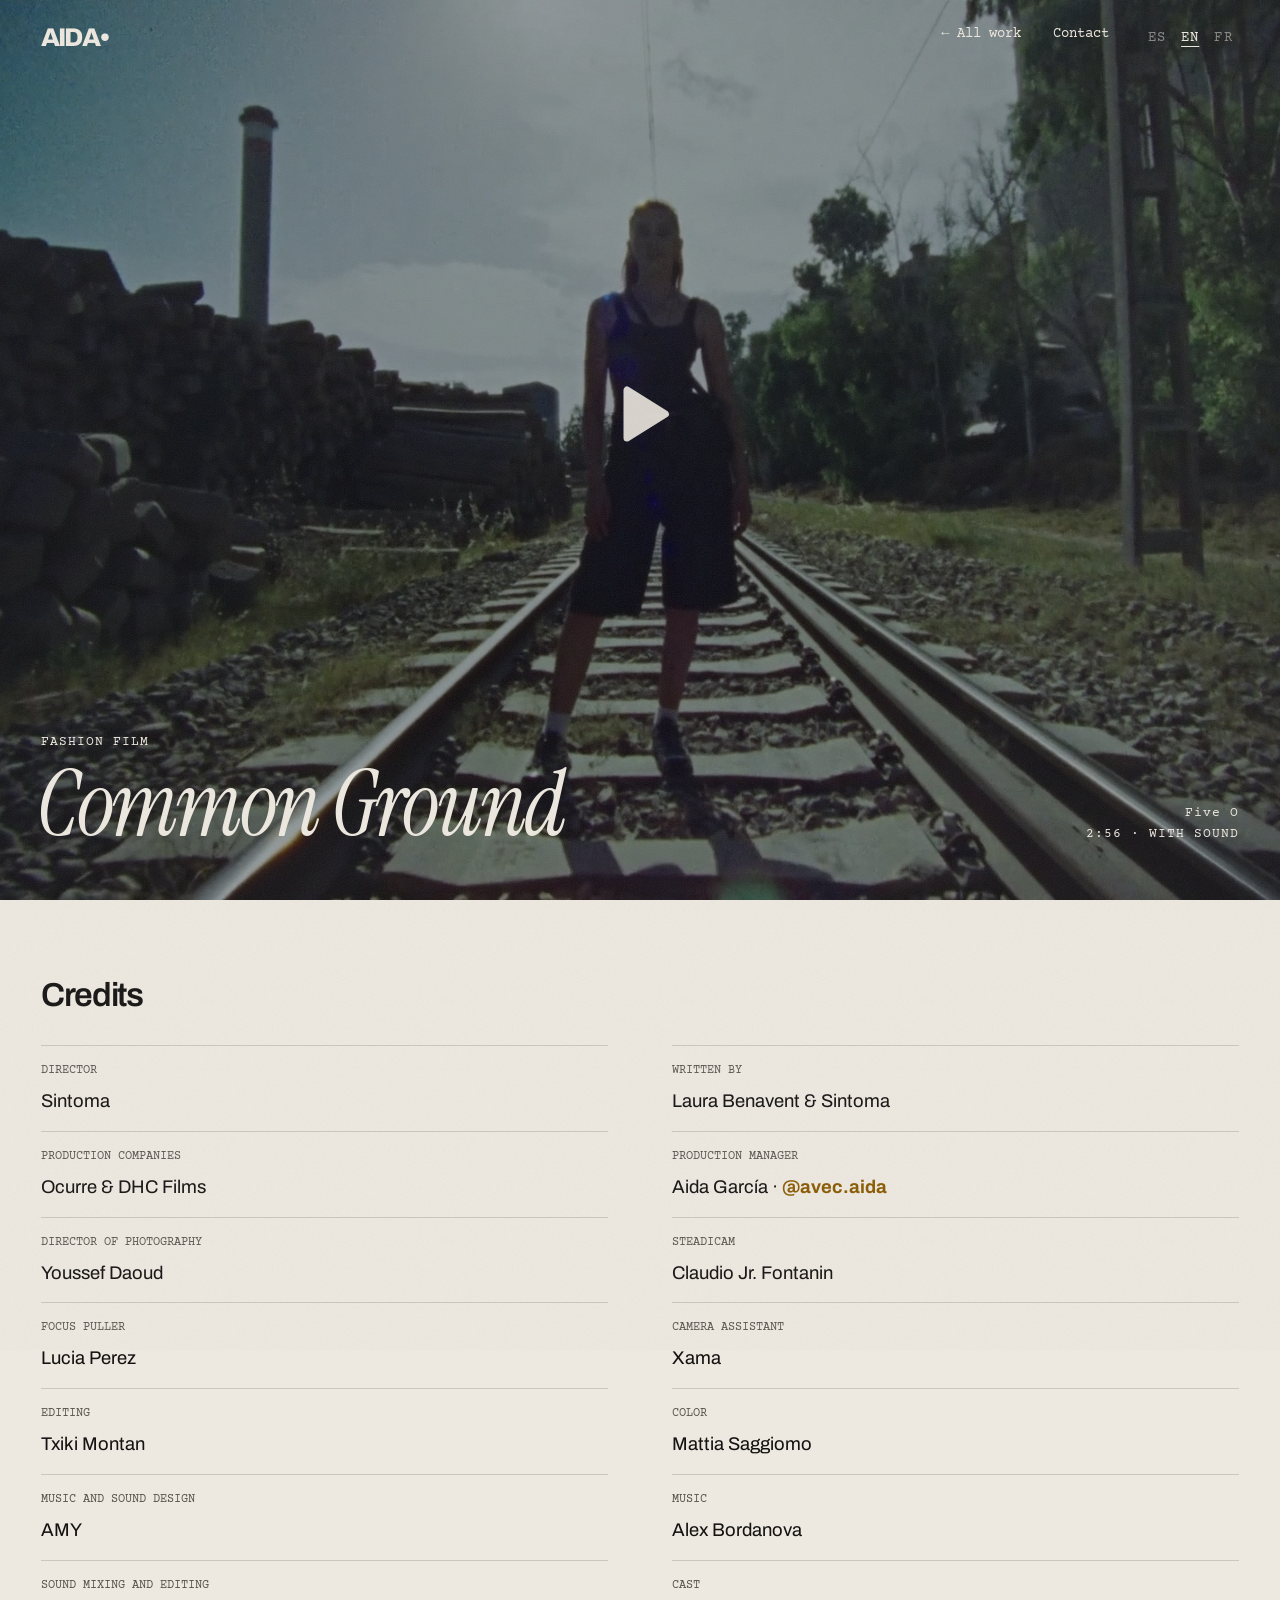
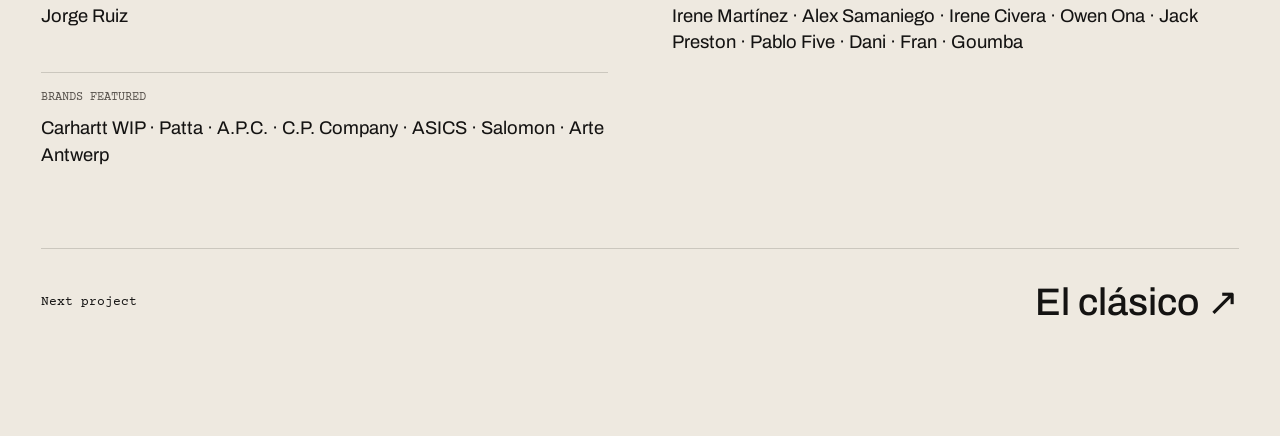
<file: trabajos/common-ground/index.html>
<!doctype html><html lang="es"><head><meta charset="utf-8"><meta name="viewport" content="width=device-width,initial-scale=1"><meta name="robots" content="noindex"><title>Common Ground — Aida</title><link rel="stylesheet" href="/_astro/Icon.Cpf4Lk3A.css"><link rel="stylesheet" href="/_astro/index.CQoAxsdI.css"><link rel="stylesheet" href="/maqueta.css"><link rel="stylesheet" href="/fusion.css?v=2615169d29"><link rel="stylesheet" href="/proyectos-reales.css?v=32b8fd3b84"><link rel="stylesheet" href="/sala.css?v=d93557e100"><script data-goatcounter="https://aidartx.goatcounter.com/count" async src="https://gc.zgo.at/count.js"></script></head><body><main id="contenido"><article class="real-project"><section class="rp rp-sala" data-rp aria-label="Vídeo completo: Common Ground"><video data-v playsinline preload="metadata" poster="/media/proyectos/common-ground/poster.jpg" data-preview="/media/proyectos/common-ground/preview.mp4" data-completo="/media/proyectos/common-ground/completo.mp4" width="1728" height="1080" aria-label="Vídeo completo: Common Ground"></video><header class="rp-nav"><a class="real-logo" href="/">AIDA•</a><nav><a href="/#trabajos">← Todos los trabajos</a><a href="/#contacto">Contacto</a></nav></header><div class="rp-sala__portada"><div><p>Fashion film</p><h1>Common Ground</h1></div><p class="rp-sala__dato">Five O<br><span data-dato-dur>2:56</span> · <span>CON SONIDO</span></p></div><button type="button" class="rp-play" data-play aria-label="Reproducir"><svg viewBox="0 0 24 24" aria-hidden="true"><path d="M7 4.5v15L19 12z" vector-effect="non-scaling-stroke"/></svg></button><div class="rp-sala__pausa"><small>EN PAUSA · <span data-tc>00:00:00:00</span> · PULSA PARA SEGUIR</small><strong>Common Ground</strong><dl><dt>Dirección</dt><dd>Sintoma</dd><dt>Guion</dt><dd>Laura Benavent &amp; Sintoma</dd><dt>Productoras</dt><dd>Ocurre &amp; DHC Films</dd><dt>Jefa de producción</dt><dd>Aida García · <strong class="real-credit-aida credito-aida-destacado" title="Aida García">@avec.aida</strong></dd><dt>Dirección de fotografía</dt><dd>Youssef Daoud</dd></dl></div><div class="rp-sub"><span>Common Ground</span><i>—</i><span><span data-tc-corto>00:00</span> / <span data-dur>2:56</span></span><i>·</i><button type="button" class="rp-sonido" data-mute aria-label="Sonido" title="Sonido" aria-pressed="false"><svg viewBox="0 0 24 24" width="18" height="18" aria-hidden="true" fill="none" stroke="currentColor" stroke-width="1.6" stroke-linecap="round" stroke-linejoin="round"><path d="M3.5 9.5H7l5-4v13l-5-4H3.5z" fill="currentColor"/><path class="rp-sonido__ondas" d="M15.5 9a4 4 0 0 1 0 6M18 6.5a7.5 7.5 0 0 1 0 11"/><path class="rp-sonido__silencio" d="m15.5 16 5-8"/></svg></button><button type="button" data-full>pantalla completa</button></div><div class="rp-linea" data-bar role="presentation"></div><noscript><a href="/media/proyectos/common-ground/completo.mp4">Ver el vídeo ↗</a></noscript></section><section class="real-credits" aria-labelledby="creditos-reales"><h2 id="creditos-reales">Créditos</h2><dl><div><dt>Dirección</dt><dd>Sintoma</dd></div><div><dt>Guion</dt><dd>Laura Benavent &amp; Sintoma</dd></div><div><dt>Productoras</dt><dd>Ocurre &amp; DHC Films</dd></div><div><dt>Jefa de producción</dt><dd>Aida García · <strong class="real-credit-aida credito-aida-destacado" title="Aida García">@avec.aida</strong></dd></div><div><dt>Dirección de fotografía</dt><dd>Youssef Daoud</dd></div><div><dt>Steadicam</dt><dd>Claudio Jr. Fontanin</dd></div><div><dt>Foquista</dt><dd>Lucia Perez</dd></div><div><dt>Auxiliar de cámara</dt><dd>Xama</dd></div><div><dt>Edición</dt><dd>Txiki Montan</dd></div><div><dt>Color</dt><dd>Mattia Saggiomo</dd></div><div><dt>Música y diseño de sonido</dt><dd>AMY</dd></div><div><dt>Música</dt><dd>Alex Bordanova</dd></div><div><dt>Mezcla y edición de sonido</dt><dd>Jorge Ruiz</dd></div><div><dt>Reparto</dt><dd>Irene Martínez · Alex Samaniego · Irene Civera · Owen Ona · Jack Preston · Pablo Five · Dani · Fran · Goumba</dd></div><div><dt>Marcas</dt><dd>Carhartt WIP · Patta · A.P.C. · C.P. Company · ASICS · Salomon · Arte Antwerp</dd></div></dl></section><a class="real-next" href="/trabajos/codere/"><span>Siguiente proyecto</span><strong>El clásico ↗</strong></a></article></main><script src="/maqueta.js?v=827d9d4675"></script><script src="/fusion.js"></script><script src="/sala.js?v=6fd38cd5a2"></script><script src="/i18n.js?v=d0ef1f78c3"></script></body></html>
</file>
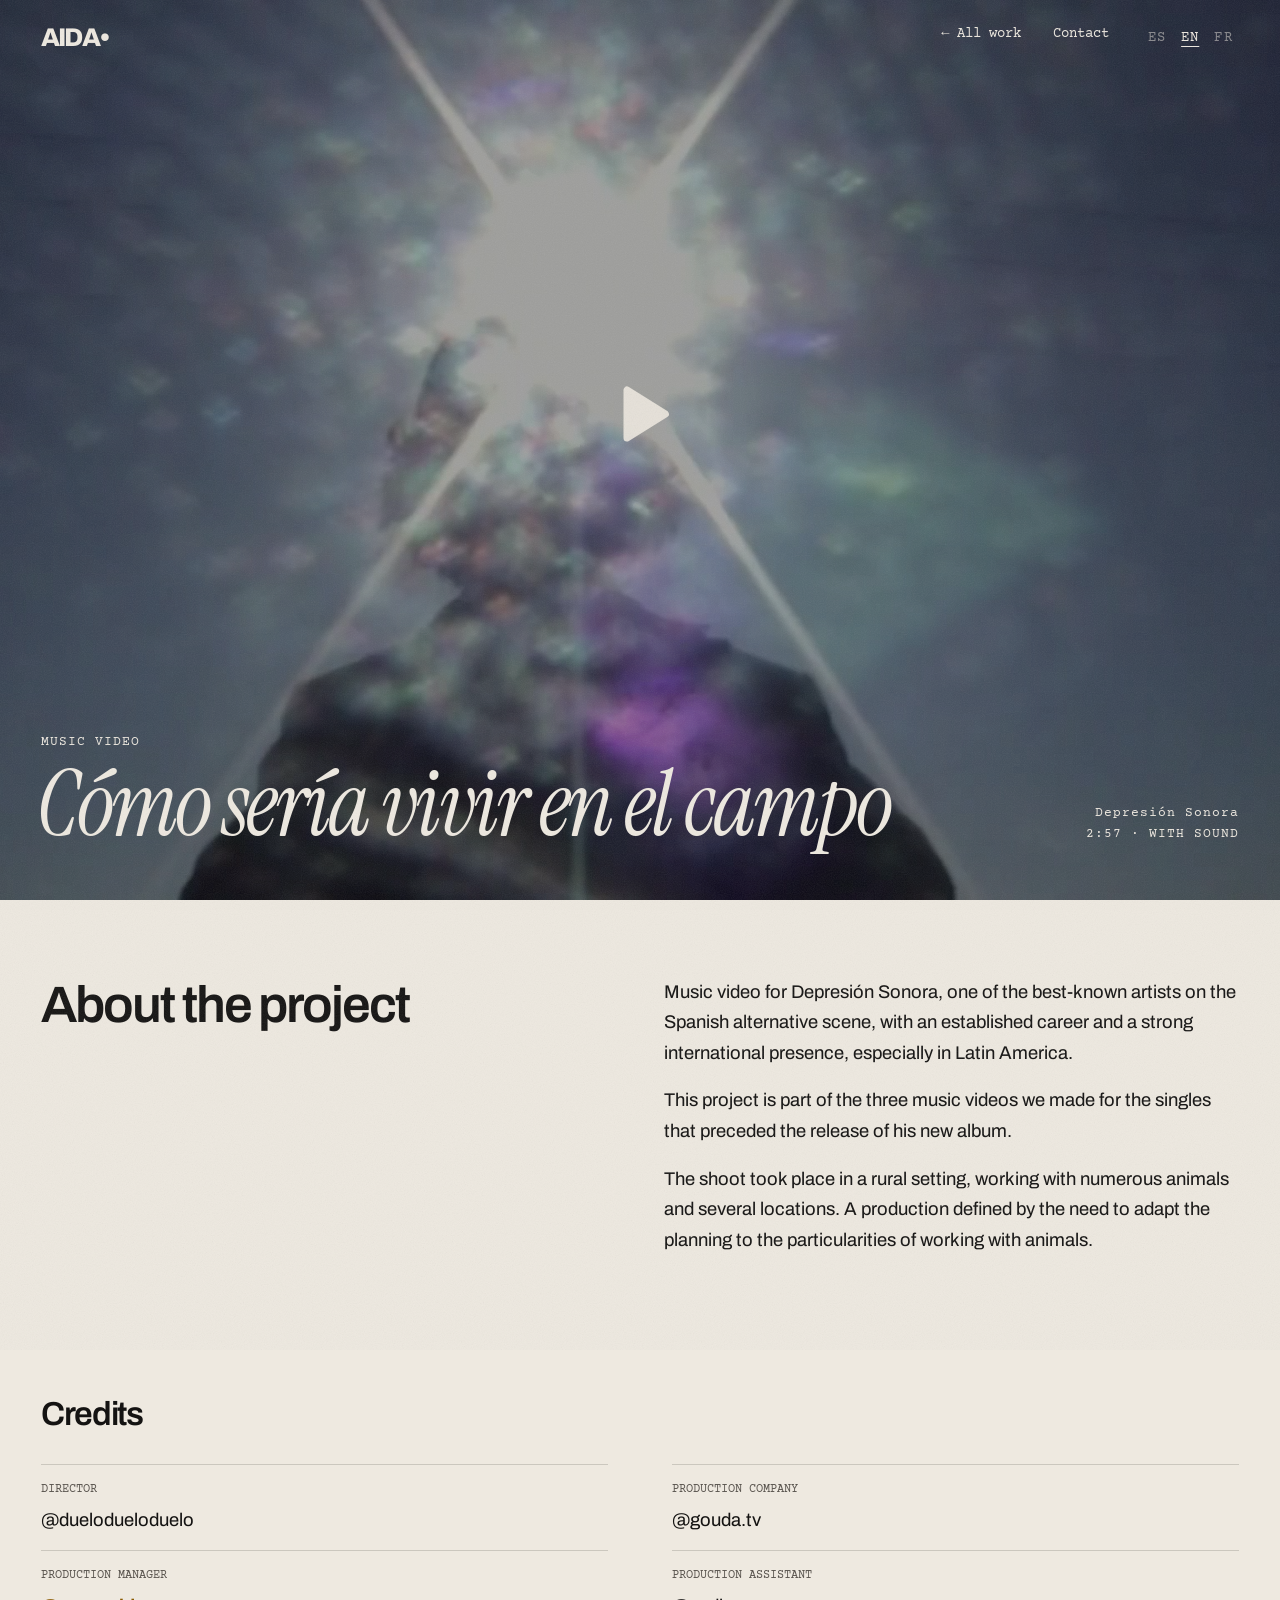
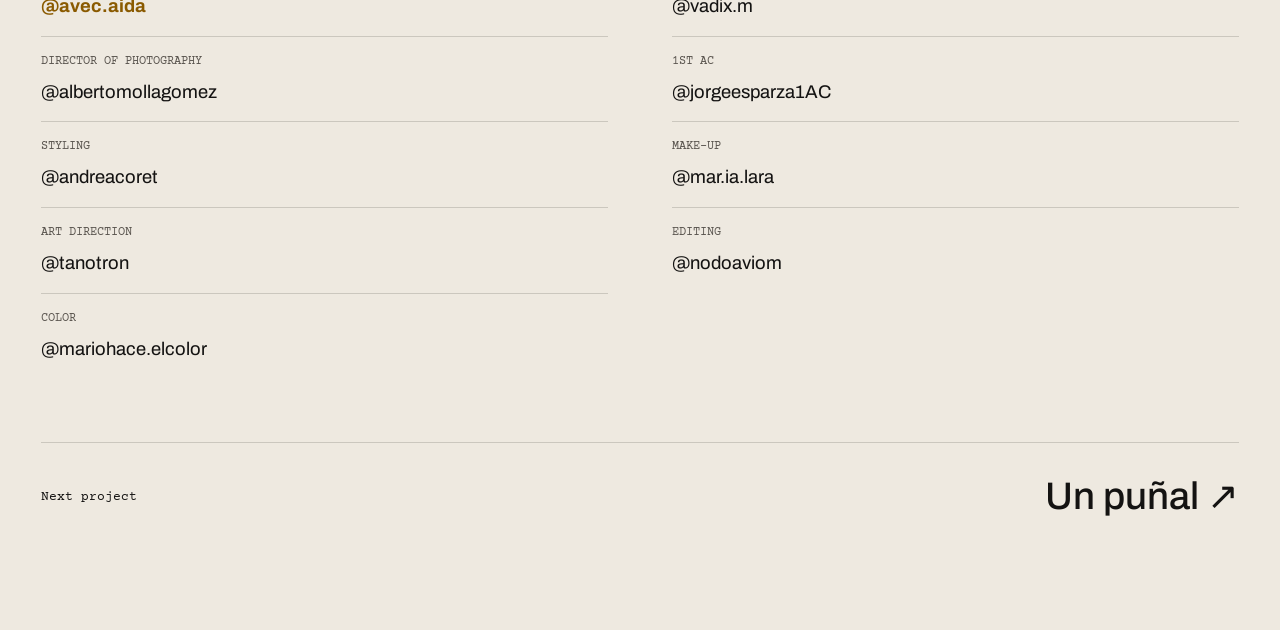
<file: trabajos/como-seria-vivir-en-el-campo/index.html>
<!doctype html><html lang="es"><head><meta charset="utf-8"><meta name="viewport" content="width=device-width,initial-scale=1"><meta name="robots" content="noindex"><title>Cómo sería vivir en el campo — Aida</title><link rel="stylesheet" href="/_astro/Icon.Cpf4Lk3A.css"><link rel="stylesheet" href="/_astro/index.CQoAxsdI.css"><link rel="stylesheet" href="/maqueta.css"><link rel="stylesheet" href="/fusion.css?v=2615169d29"><link rel="stylesheet" href="/proyectos-reales.css?v=32b8fd3b84"><link rel="stylesheet" href="/sala.css?v=d93557e100"><script data-goatcounter="https://aidartx.goatcounter.com/count" async src="https://gc.zgo.at/count.js"></script></head><body><main id="contenido"><article class="real-project"><section class="rp rp-sala" data-rp aria-label="Vídeo completo: Cómo sería vivir en el campo"><video data-v playsinline preload="metadata" poster="/media/proyectos/como-seria-vivir-en-el-campo/poster.jpg" data-preview="/media/proyectos/como-seria-vivir-en-el-campo/preview.mp4" data-completo="/media/proyectos/como-seria-vivir-en-el-campo/completo.mp4" width="1600" height="1080" aria-label="Vídeo completo: Cómo sería vivir en el campo"></video><header class="rp-nav"><a class="real-logo" href="/">AIDA•</a><nav><a href="/#trabajos">← Todos los trabajos</a><a href="/#contacto">Contacto</a></nav></header><div class="rp-sala__portada"><div><p>Videoclip</p><h1>Cómo sería vivir en el campo</h1></div><p class="rp-sala__dato">Depresión Sonora<br><span data-dato-dur>2:57</span> · <span>CON SONIDO</span></p></div><button type="button" class="rp-play" data-play aria-label="Reproducir"><svg viewBox="0 0 24 24" aria-hidden="true"><path d="M7 4.5v15L19 12z" vector-effect="non-scaling-stroke"/></svg></button><div class="rp-sala__pausa"><small>EN PAUSA · <span data-tc>00:00:00:00</span> · PULSA PARA SEGUIR</small><strong>Cómo sería vivir en el campo</strong><dl><dt>Dirección</dt><dd>@duelodueloduelo</dd><dt>Productora</dt><dd>@gouda.tv</dd><dt>Jefa de producción</dt><dd><strong class="real-credit-aida credito-aida-destacado" title="Aida García">@avec.aida</strong></dd><dt>Auxiliar de producción</dt><dd>@vadix.m</dd><dt>Dirección de fotografía</dt><dd>@albertomollagomez</dd></dl></div><div class="rp-sub"><span>Cómo sería vivir en el campo</span><i>—</i><span><span data-tc-corto>00:00</span> / <span data-dur>2:57</span></span><i>·</i><button type="button" class="rp-sonido" data-mute aria-label="Sonido" title="Sonido" aria-pressed="false"><svg viewBox="0 0 24 24" width="18" height="18" aria-hidden="true" fill="none" stroke="currentColor" stroke-width="1.6" stroke-linecap="round" stroke-linejoin="round"><path d="M3.5 9.5H7l5-4v13l-5-4H3.5z" fill="currentColor"/><path class="rp-sonido__ondas" d="M15.5 9a4 4 0 0 1 0 6M18 6.5a7.5 7.5 0 0 1 0 11"/><path class="rp-sonido__silencio" d="m15.5 16 5-8"/></svg></button><button type="button" data-full>pantalla completa</button></div><div class="rp-linea" data-bar role="presentation"></div><noscript><a href="/media/proyectos/como-seria-vivir-en-el-campo/completo.mp4">Ver el vídeo ↗</a></noscript></section><section class="real-texto" aria-labelledby="sobre-proyecto"><h2 id="sobre-proyecto">Sobre el proyecto</h2><div><p>Videoclip para Depresión Sonora, uno de los artistas más reconocidos de la escena alternativa española, con una trayectoria consolidada y una importante presencia internacional, especialmente en Latinoamérica.</p><p>Este proyecto forma parte de los tres videoclips que realizamos para los singles que precedieron al lanzamiento de su nuevo álbum.</p><p>El rodaje se desarrolló en un entorno rural, trabajando con numerosos animales y diferentes localizaciones. Una producción marcada por la necesidad de adaptar la planificación a las particularidades de trabajar con animales.</p></div></section><section class="real-credits" aria-labelledby="creditos-reales"><h2 id="creditos-reales">Créditos</h2><dl><div><dt>Dirección</dt><dd>@duelodueloduelo</dd></div><div><dt>Productora</dt><dd>@gouda.tv</dd></div><div><dt>Jefa de producción</dt><dd><strong class="real-credit-aida credito-aida-destacado" title="Aida García">@avec.aida</strong></dd></div><div><dt>Auxiliar de producción</dt><dd>@vadix.m</dd></div><div><dt>Dirección de fotografía</dt><dd>@albertomollagomez</dd></div><div><dt>1AC</dt><dd>@jorgeesparza1AC</dd></div><div><dt>Estilismo</dt><dd>@andreacoret</dd></div><div><dt>Maquillaje</dt><dd>@mar.ia.lara</dd></div><div><dt>Dirección de arte</dt><dd>@tanotron</dd></div><div><dt>Edición</dt><dd>@nodoaviom</dd></div><div><dt>Color</dt><dd>@mariohace.elcolor</dd></div></dl></section><a class="real-next" href="/trabajos/un-punal/"><span>Siguiente proyecto</span><strong>Un puñal ↗</strong></a></article></main><script src="/maqueta.js?v=827d9d4675"></script><script src="/fusion.js"></script><script src="/sala.js?v=6fd38cd5a2"></script><script src="/i18n.js?v=d0ef1f78c3"></script></body></html>
</file>
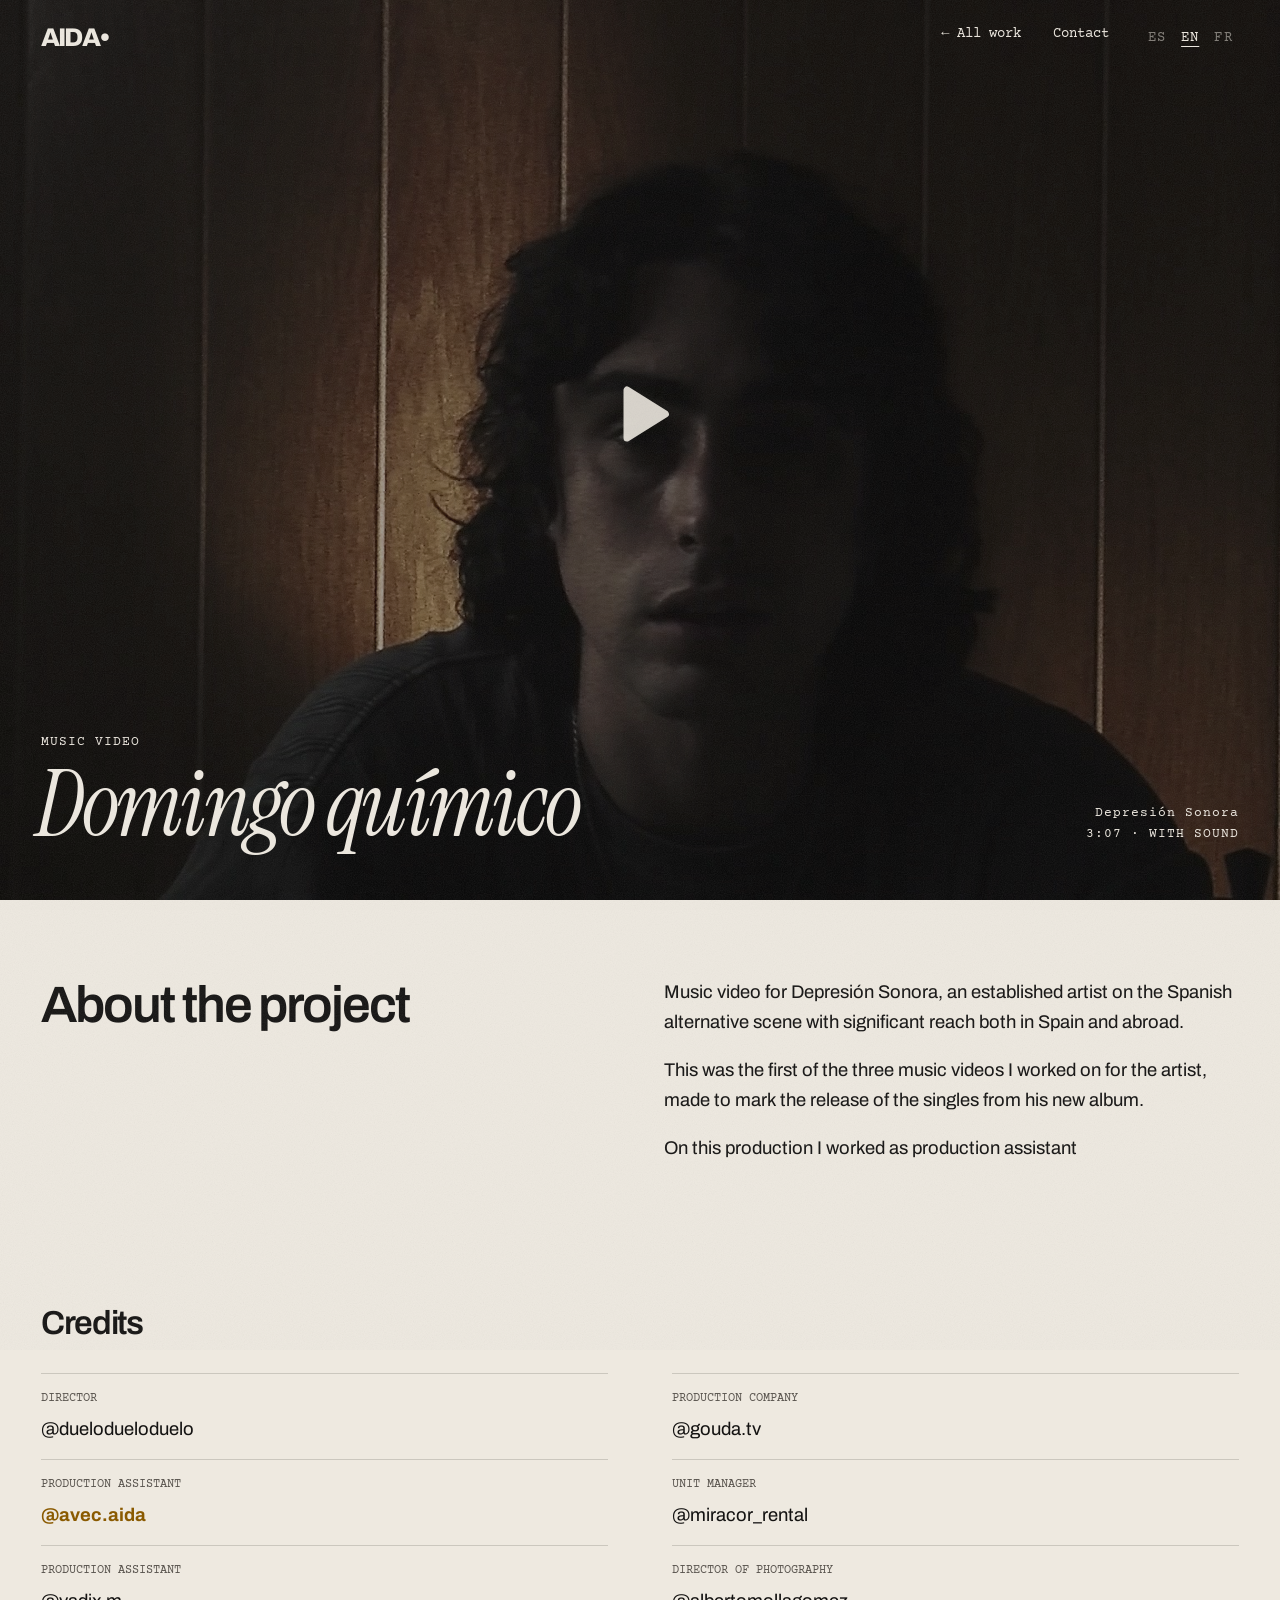
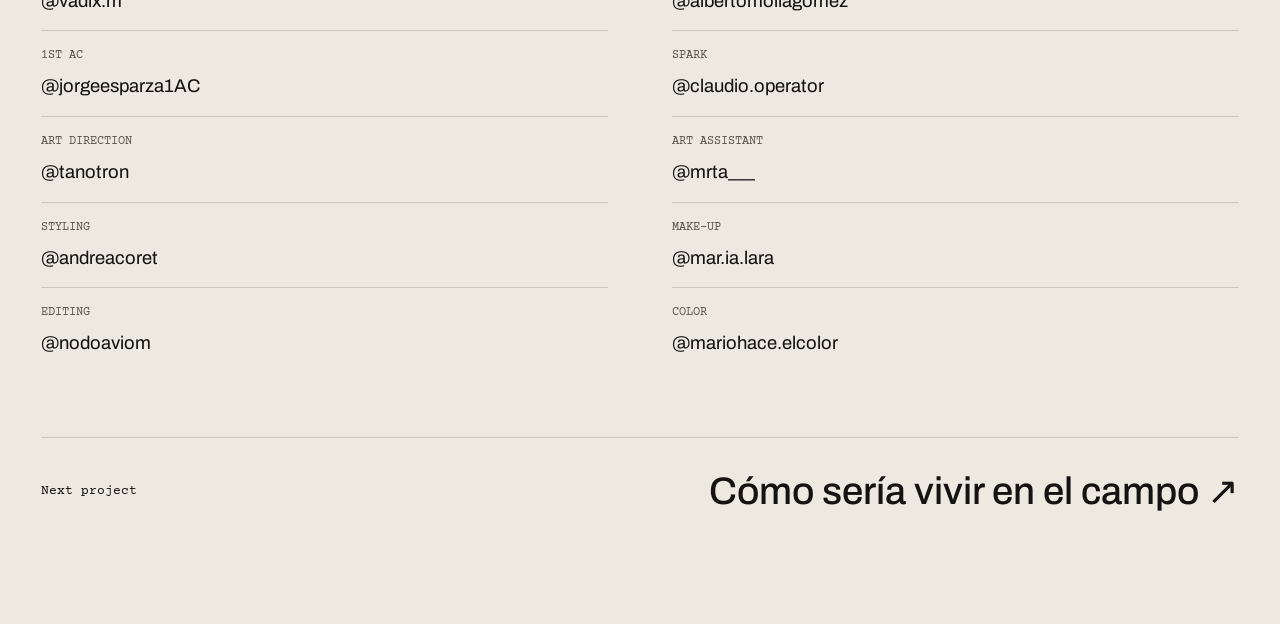
<file: trabajos/domingo-quimico/index.html>
<!doctype html><html lang="es"><head><meta charset="utf-8"><meta name="viewport" content="width=device-width,initial-scale=1"><meta name="robots" content="noindex"><title>Domingo químico — Aida</title><link rel="stylesheet" href="/_astro/Icon.Cpf4Lk3A.css"><link rel="stylesheet" href="/_astro/index.CQoAxsdI.css"><link rel="stylesheet" href="/maqueta.css"><link rel="stylesheet" href="/fusion.css?v=2615169d29"><link rel="stylesheet" href="/proyectos-reales.css?v=32b8fd3b84"><link rel="stylesheet" href="/sala.css?v=d93557e100"><script data-goatcounter="https://aidartx.goatcounter.com/count" async src="https://gc.zgo.at/count.js"></script></head><body><main id="contenido"><article class="real-project"><section class="rp rp-sala" data-rp aria-label="Vídeo completo: Domingo químico"><video data-v playsinline preload="metadata" poster="/media/proyectos/domingo-quimico/poster.jpg" data-preview="/media/proyectos/domingo-quimico/preview.mp4" data-completo="/media/proyectos/domingo-quimico/completo.mp4" width="1600" height="1080" aria-label="Vídeo completo: Domingo químico"></video><header class="rp-nav"><a class="real-logo" href="/">AIDA•</a><nav><a href="/#trabajos">← Todos los trabajos</a><a href="/#contacto">Contacto</a></nav></header><div class="rp-sala__portada"><div><p>Videoclip</p><h1>Domingo químico</h1></div><p class="rp-sala__dato">Depresión Sonora<br><span data-dato-dur>3:07</span> · <span>CON SONIDO</span></p></div><button type="button" class="rp-play" data-play aria-label="Reproducir"><svg viewBox="0 0 24 24" aria-hidden="true"><path d="M7 4.5v15L19 12z" vector-effect="non-scaling-stroke"/></svg></button><div class="rp-sala__pausa"><small>EN PAUSA · <span data-tc>00:00:00:00</span> · PULSA PARA SEGUIR</small><strong>Domingo químico</strong><dl><dt>Dirección</dt><dd>@duelodueloduelo</dd><dt>Productora</dt><dd>@gouda.tv</dd><dt>Asistente de producción</dt><dd><strong class="real-credit-aida credito-aida-destacado" title="Aida García">@avec.aida</strong></dd><dt>Unit manager</dt><dd>@miracor_rental</dd><dt>Auxiliar de producción</dt><dd>@vadix.m</dd></dl></div><div class="rp-sub"><span>Domingo químico</span><i>—</i><span><span data-tc-corto>00:00</span> / <span data-dur>3:07</span></span><i>·</i><button type="button" class="rp-sonido" data-mute aria-label="Sonido" title="Sonido" aria-pressed="false"><svg viewBox="0 0 24 24" width="18" height="18" aria-hidden="true" fill="none" stroke="currentColor" stroke-width="1.6" stroke-linecap="round" stroke-linejoin="round"><path d="M3.5 9.5H7l5-4v13l-5-4H3.5z" fill="currentColor"/><path class="rp-sonido__ondas" d="M15.5 9a4 4 0 0 1 0 6M18 6.5a7.5 7.5 0 0 1 0 11"/><path class="rp-sonido__silencio" d="m15.5 16 5-8"/></svg></button><button type="button" data-full>pantalla completa</button></div><div class="rp-linea" data-bar role="presentation"></div><noscript><a href="/media/proyectos/domingo-quimico/completo.mp4">Ver el vídeo ↗</a></noscript></section><section class="real-texto" aria-labelledby="sobre-proyecto"><h2 id="sobre-proyecto">Sobre el proyecto</h2><div><p>Videoclip para Depresión Sonora, artista consolidado dentro de la escena alternativa española, con una importante proyección tanto nacional como internacional.</p><p>Este fue el primer proyecto de los tres videoclips en los que participé para el artista, realizados con motivo del lanzamiento de los singles de su nuevo álbum.</p><p>En esta producción desempeñé el papel de asistente de producción</p></div></section><section class="real-credits" aria-labelledby="creditos-reales"><h2 id="creditos-reales">Créditos</h2><dl><div><dt>Dirección</dt><dd>@duelodueloduelo</dd></div><div><dt>Productora</dt><dd>@gouda.tv</dd></div><div><dt>Asistente de producción</dt><dd><strong class="real-credit-aida credito-aida-destacado" title="Aida García">@avec.aida</strong></dd></div><div><dt>Unit manager</dt><dd>@miracor_rental</dd></div><div><dt>Auxiliar de producción</dt><dd>@vadix.m</dd></div><div><dt>Dirección de fotografía</dt><dd>@albertomollagomez</dd></div><div><dt>1AC</dt><dd>@jorgeesparza1AC</dd></div><div><dt>Spark</dt><dd>@claudio.operator</dd></div><div><dt>Dirección de arte</dt><dd>@tanotron</dd></div><div><dt>Auxiliar de arte</dt><dd>@mrta___</dd></div><div><dt>Estilismo</dt><dd>@andreacoret</dd></div><div><dt>Maquillaje</dt><dd>@mar.ia.lara</dd></div><div><dt>Edición</dt><dd>@nodoaviom</dd></div><div><dt>Color</dt><dd>@mariohace.elcolor</dd></div></dl></section><a class="real-next" href="/trabajos/como-seria-vivir-en-el-campo/"><span>Siguiente proyecto</span><strong>Cómo sería vivir en el campo ↗</strong></a></article></main><script src="/maqueta.js?v=827d9d4675"></script><script src="/fusion.js"></script><script src="/sala.js?v=6fd38cd5a2"></script><script src="/i18n.js?v=d0ef1f78c3"></script></body></html>
</file>
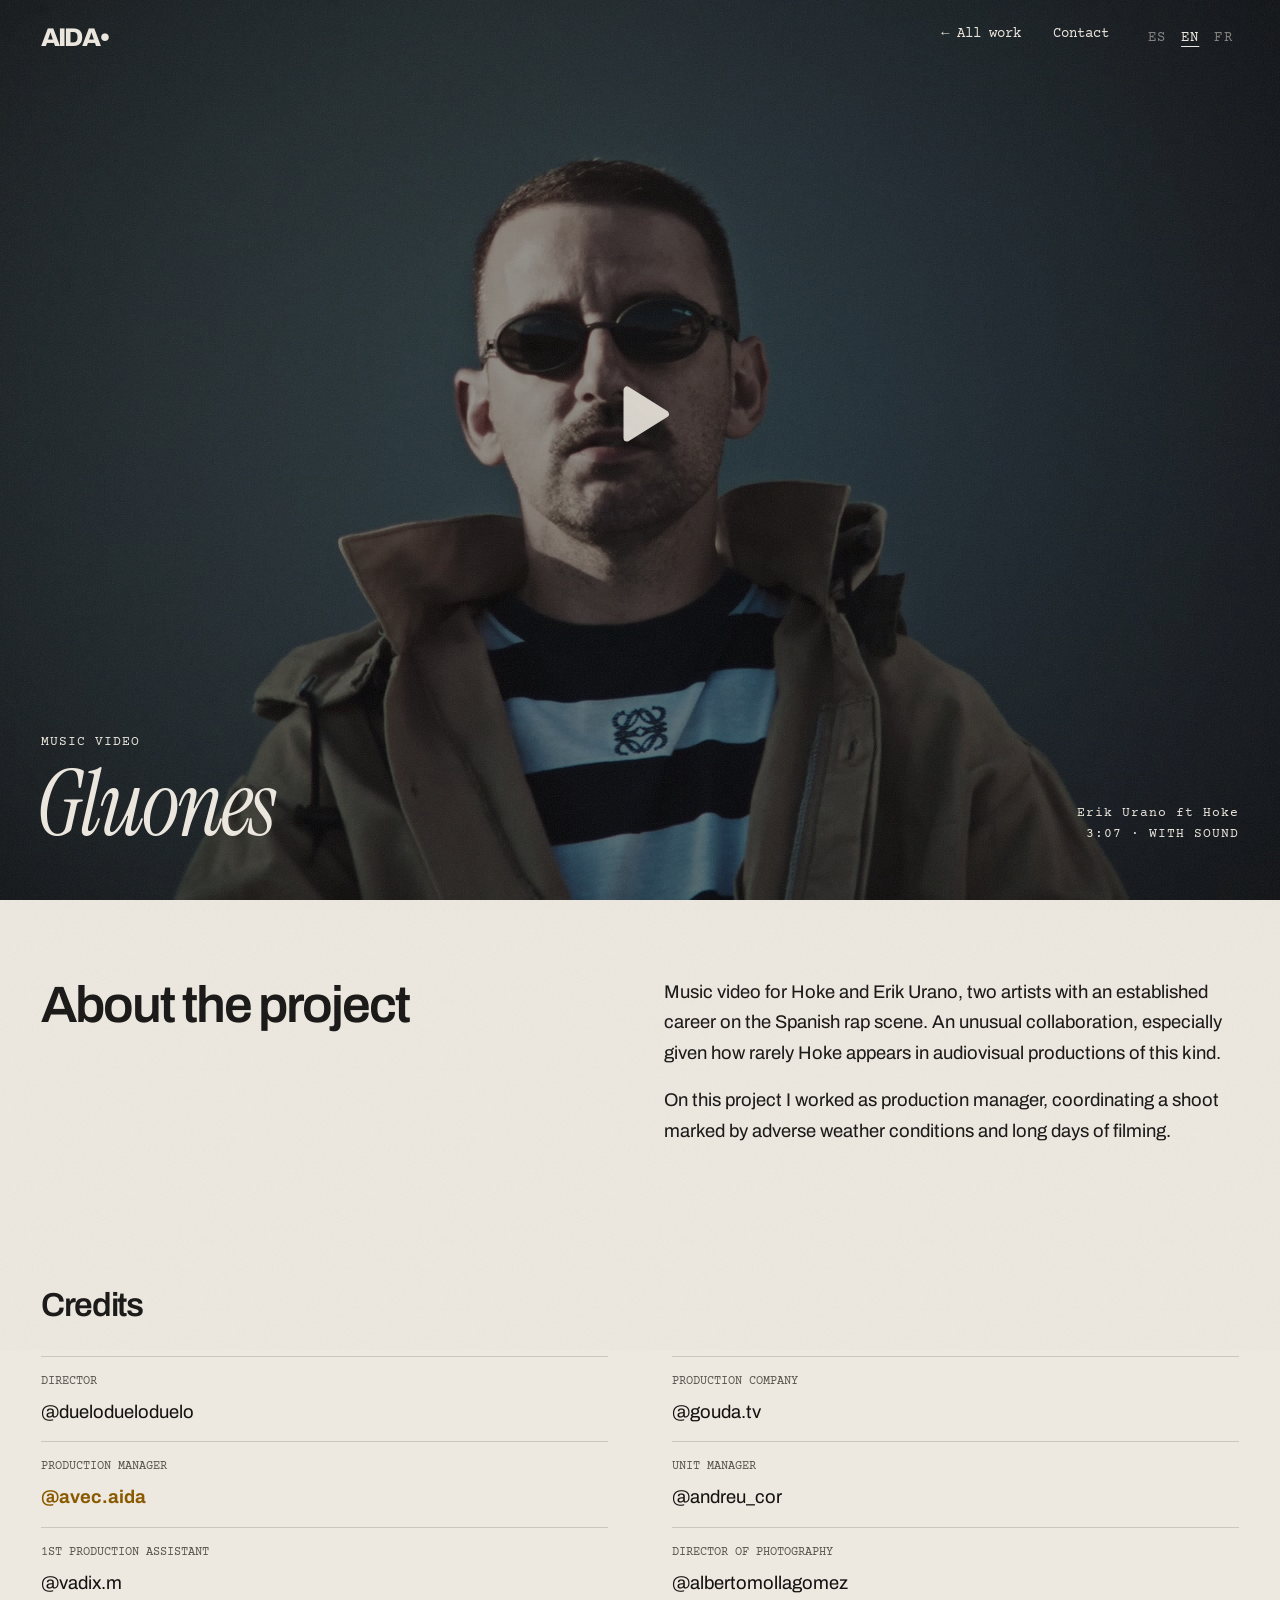
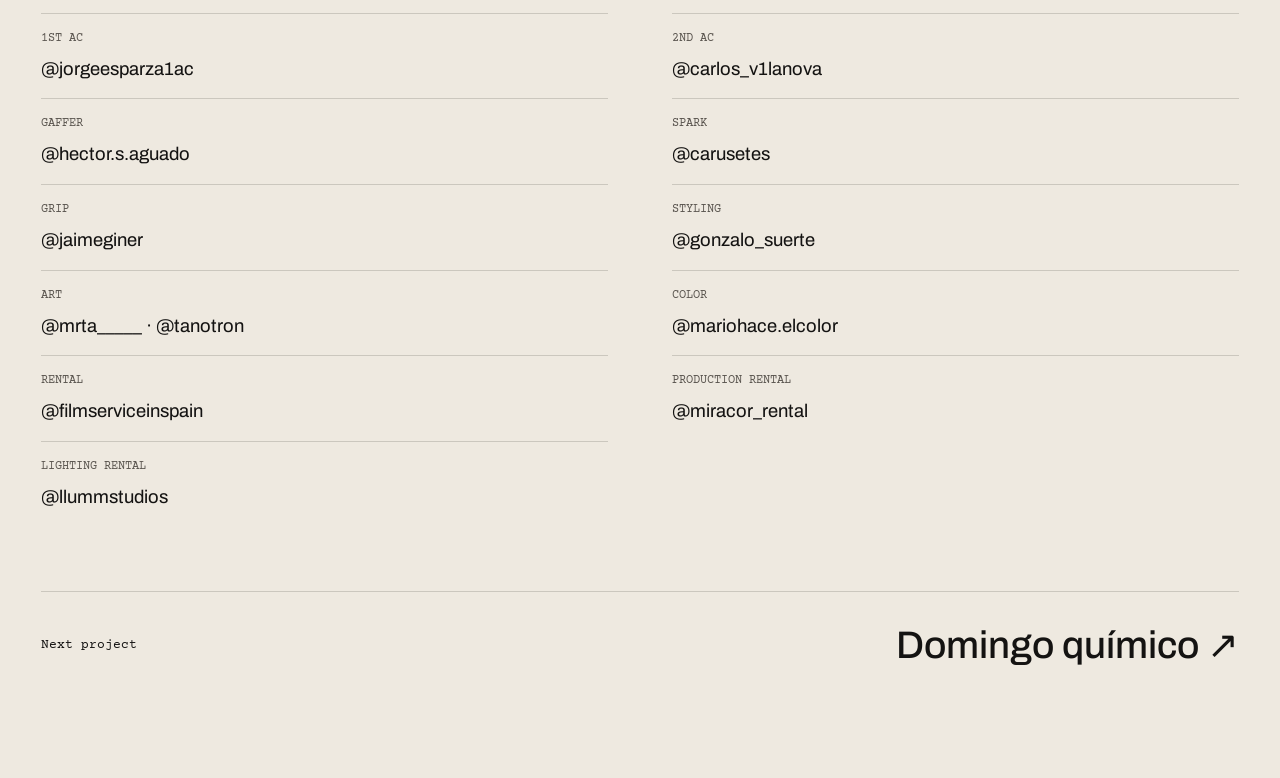
<file: trabajos/gluones/index.html>
<!doctype html><html lang="es"><head><meta charset="utf-8"><meta name="viewport" content="width=device-width,initial-scale=1"><meta name="robots" content="noindex"><title>Gluones — Aida</title><link rel="stylesheet" href="/_astro/Icon.Cpf4Lk3A.css"><link rel="stylesheet" href="/_astro/index.CQoAxsdI.css"><link rel="stylesheet" href="/maqueta.css"><link rel="stylesheet" href="/fusion.css?v=2615169d29"><link rel="stylesheet" href="/proyectos-reales.css?v=32b8fd3b84"><link rel="stylesheet" href="/sala.css?v=d93557e100"><script data-goatcounter="https://aidartx.goatcounter.com/count" async src="https://gc.zgo.at/count.js"></script></head><body><main id="contenido"><article class="real-project"><section class="rp rp-sala" data-rp aria-label="Vídeo completo: Gluones"><video data-v playsinline preload="metadata" poster="/media/proyectos/gluones/poster.jpg" data-preview="/media/proyectos/gluones/preview.mp4" data-completo="/media/proyectos/gluones/completo.mp4" data-recorte-x="0.036" width="1920" height="1080" aria-label="Vídeo completo: Gluones"></video><header class="rp-nav"><a class="real-logo" href="/">AIDA•</a><nav><a href="/#trabajos">← Todos los trabajos</a><a href="/#contacto">Contacto</a></nav></header><div class="rp-sala__portada"><div><p>Videoclip</p><h1>Gluones</h1></div><p class="rp-sala__dato">Erik Urano ft Hoke<br><span data-dato-dur>3:07</span> · <span>CON SONIDO</span></p></div><button type="button" class="rp-play" data-play aria-label="Reproducir"><svg viewBox="0 0 24 24" aria-hidden="true"><path d="M7 4.5v15L19 12z" vector-effect="non-scaling-stroke"/></svg></button><div class="rp-sala__pausa"><small>EN PAUSA · <span data-tc>00:00:00:00</span> · PULSA PARA SEGUIR</small><strong>Gluones</strong><dl><dt>Dirección</dt><dd>@duelodueloduelo</dd><dt>Productora</dt><dd>@gouda.tv</dd><dt>Jefa de producción</dt><dd><strong class="real-credit-aida credito-aida-destacado" title="Aida García">@avec.aida</strong></dd><dt>Unit manager</dt><dd>@andreu_cor</dd><dt>1.ª auxiliar de producción</dt><dd>@vadix.m</dd></dl></div><div class="rp-sub"><span>Gluones</span><i>—</i><span><span data-tc-corto>00:00</span> / <span data-dur>3:07</span></span><i>·</i><button type="button" class="rp-sonido" data-mute aria-label="Sonido" title="Sonido" aria-pressed="false"><svg viewBox="0 0 24 24" width="18" height="18" aria-hidden="true" fill="none" stroke="currentColor" stroke-width="1.6" stroke-linecap="round" stroke-linejoin="round"><path d="M3.5 9.5H7l5-4v13l-5-4H3.5z" fill="currentColor"/><path class="rp-sonido__ondas" d="M15.5 9a4 4 0 0 1 0 6M18 6.5a7.5 7.5 0 0 1 0 11"/><path class="rp-sonido__silencio" d="m15.5 16 5-8"/></svg></button><button type="button" data-full>pantalla completa</button></div><div class="rp-linea" data-bar role="presentation"></div><noscript><a href="/media/proyectos/gluones/completo.mp4">Ver el vídeo ↗</a></noscript></section><section class="real-texto" aria-labelledby="sobre-proyecto"><h2 id="sobre-proyecto">Sobre el proyecto</h2><div><p>Videoclip para Hoke y Erik Urano, dos artistas con una trayectoria consolidada dentro de la escena del rap nacional. Una colaboración poco habitual, especialmente por la escasa presencia de Hoke en producciones audiovisuales de este tipo.</p><p>En este proyecto ejercí como jefa de producción, coordinando un rodaje marcado por condiciones meteorológicas adversas y largas jornadas de grabación.</p></div></section><section class="real-credits" aria-labelledby="creditos-reales"><h2 id="creditos-reales">Créditos</h2><dl><div><dt>Dirección</dt><dd>@duelodueloduelo</dd></div><div><dt>Productora</dt><dd>@gouda.tv</dd></div><div><dt>Jefa de producción</dt><dd><strong class="real-credit-aida credito-aida-destacado" title="Aida García">@avec.aida</strong></dd></div><div><dt>Unit manager</dt><dd>@andreu_cor</dd></div><div><dt>1.ª auxiliar de producción</dt><dd>@vadix.m</dd></div><div><dt>Dirección de fotografía</dt><dd>@albertomollagomez</dd></div><div><dt>1AC</dt><dd>@jorgeesparza1ac</dd></div><div><dt>2AC</dt><dd>@carlos_v1lanova</dd></div><div><dt>Gaffer</dt><dd>@hector.s.aguado</dd></div><div><dt>Spark</dt><dd>@carusetes</dd></div><div><dt>Grip</dt><dd>@jaimeginer</dd></div><div><dt>Estilismo</dt><dd>@gonzalo_suerte</dd></div><div><dt>Arte</dt><dd>@mrta_____ · @tanotron</dd></div><div><dt>Color</dt><dd>@mariohace.elcolor</dd></div><div><dt>Rental</dt><dd>@filmserviceinspain</dd></div><div><dt>Rental producción</dt><dd>@miracor_rental</dd></div><div><dt>Rental luces</dt><dd>@llummstudios</dd></div></dl></section><a class="real-next" href="/trabajos/domingo-quimico/"><span>Siguiente proyecto</span><strong>Domingo químico ↗</strong></a></article></main><script src="/maqueta.js?v=827d9d4675"></script><script src="/fusion.js"></script><script src="/sala.js?v=6fd38cd5a2"></script><script src="/i18n.js?v=d0ef1f78c3"></script></body></html>
</file>
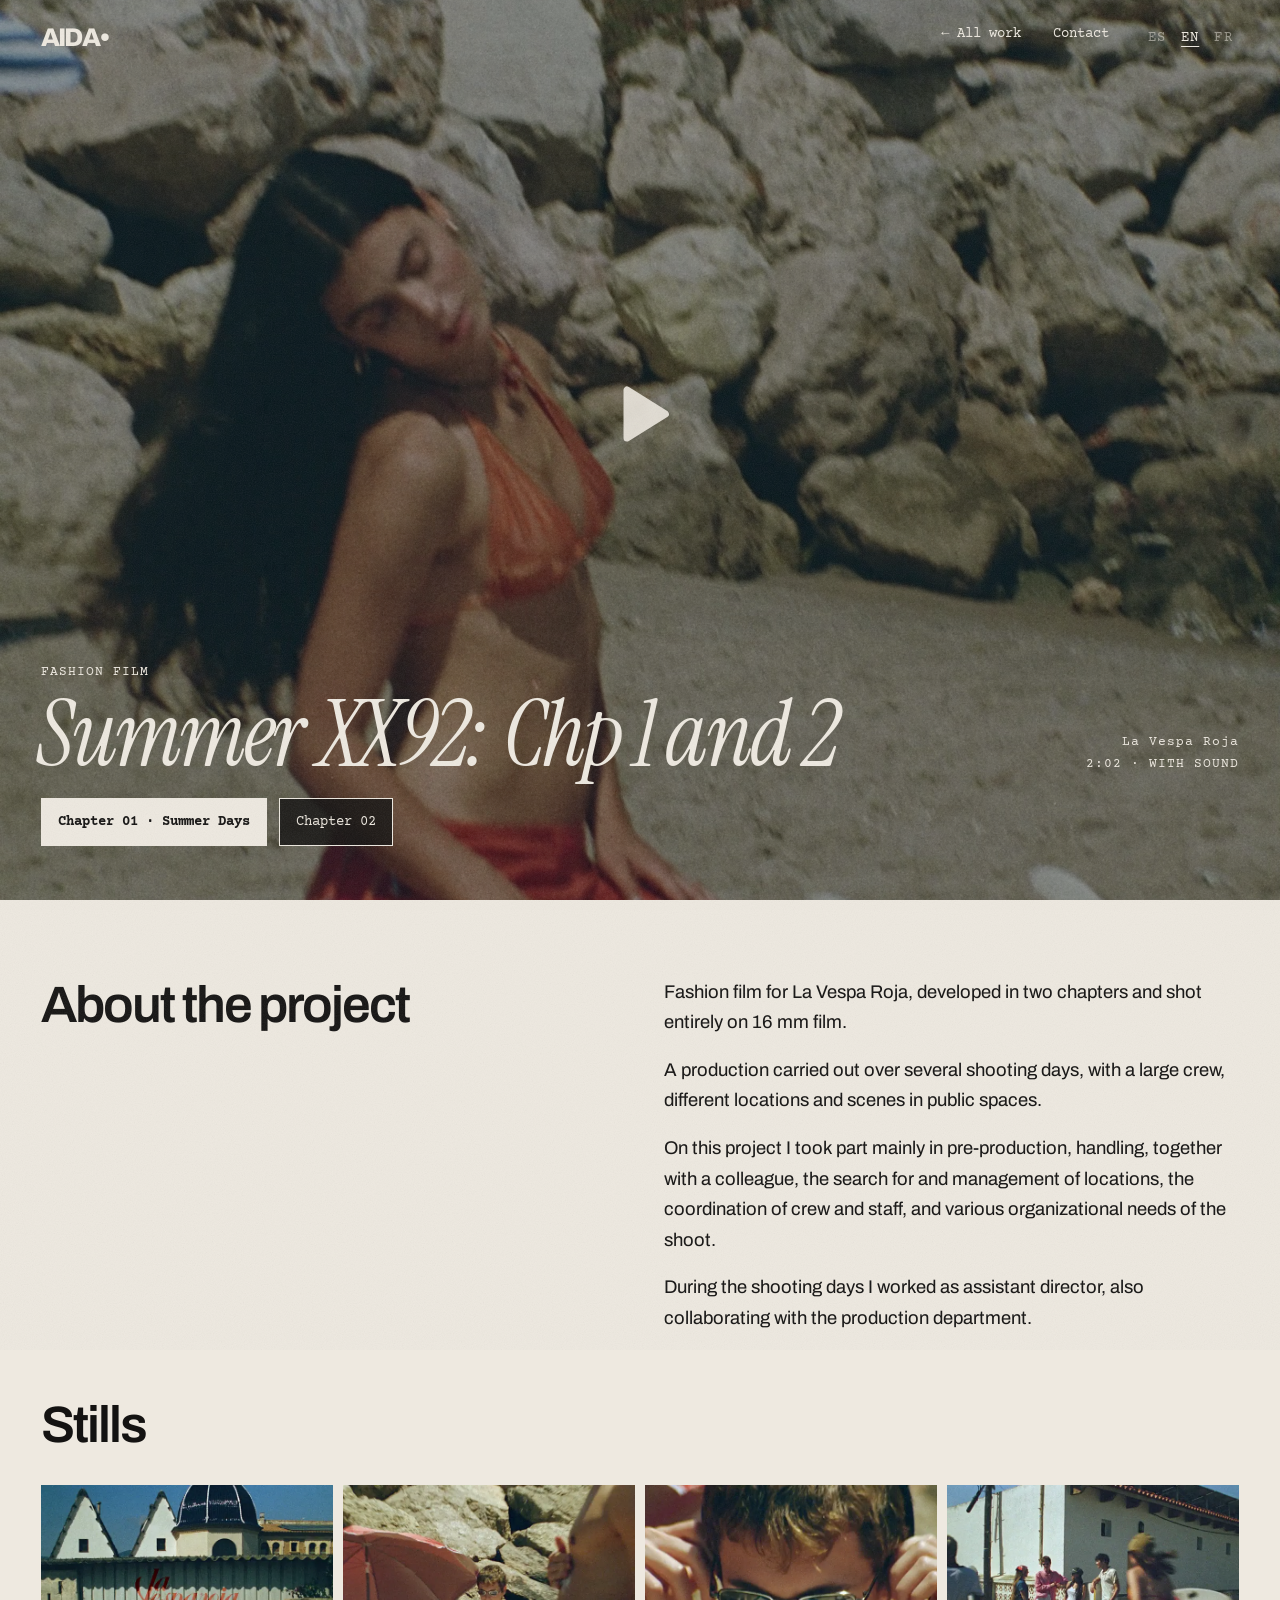
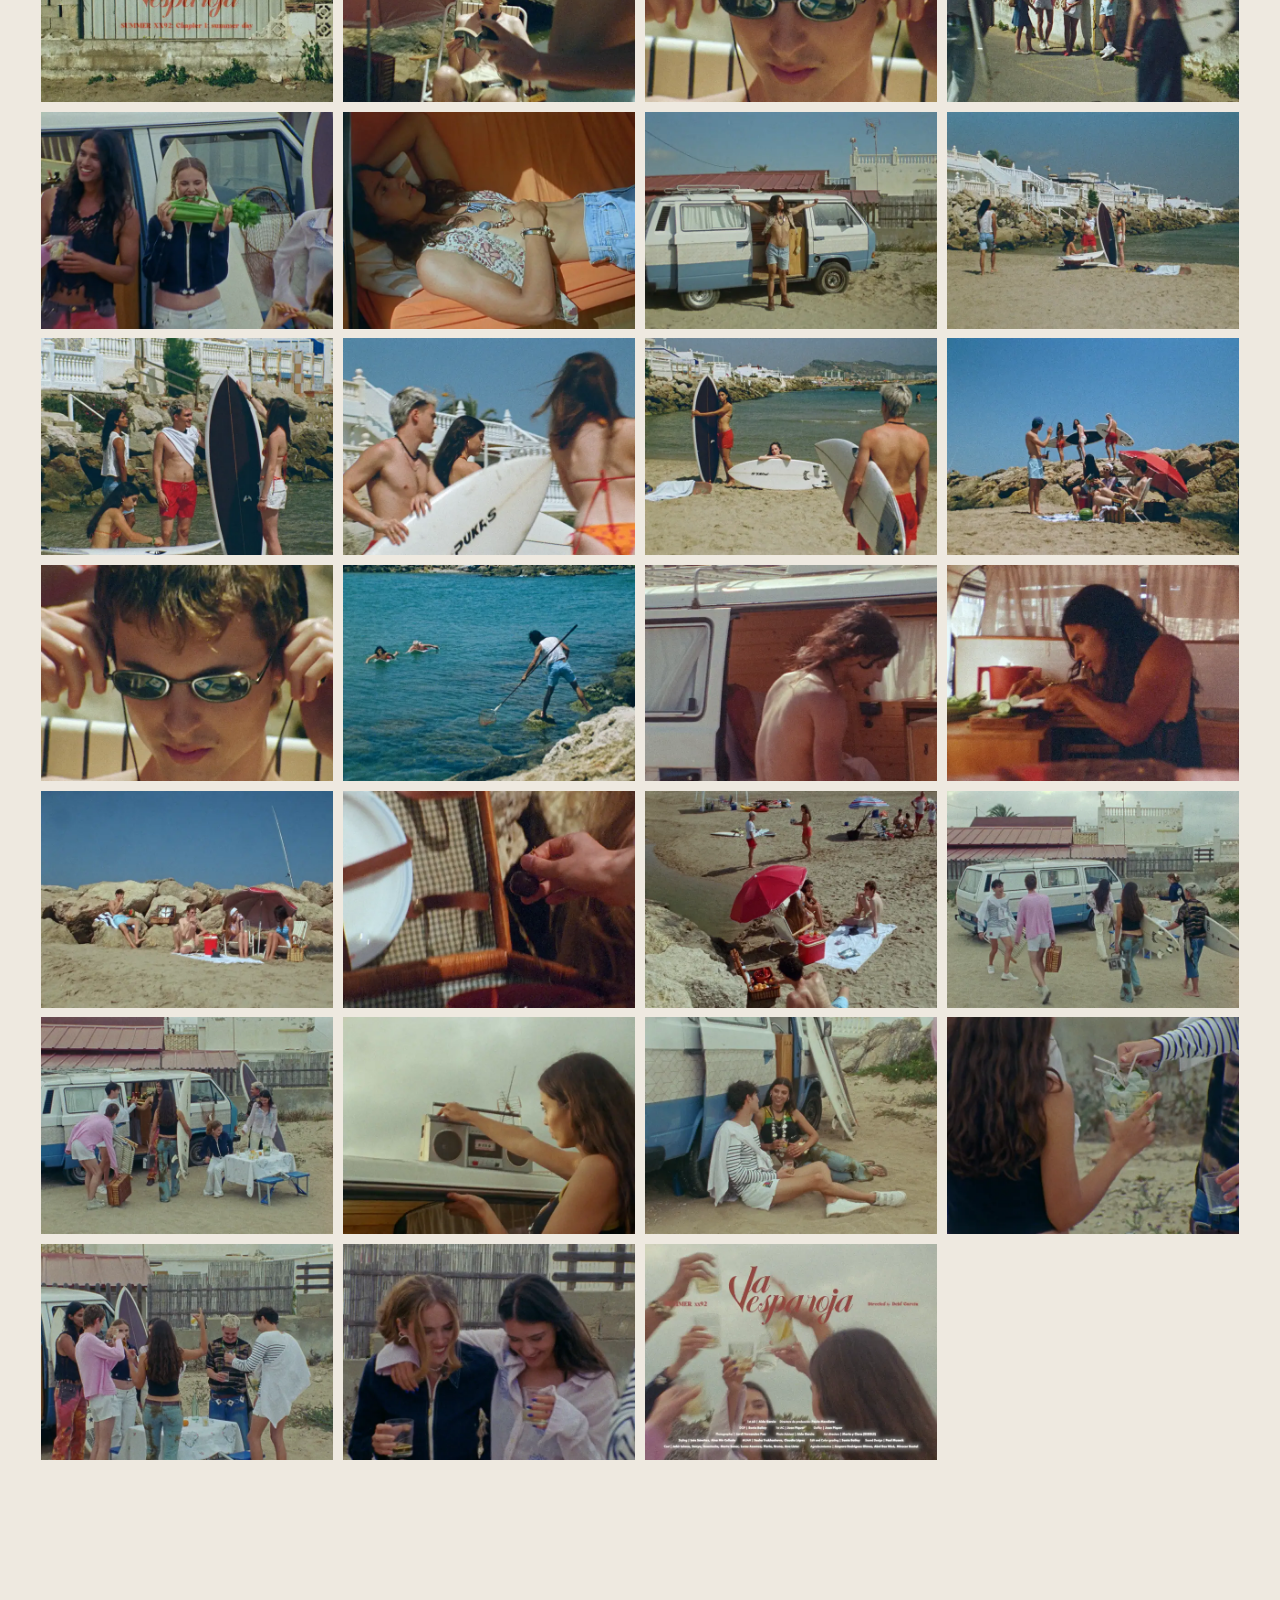
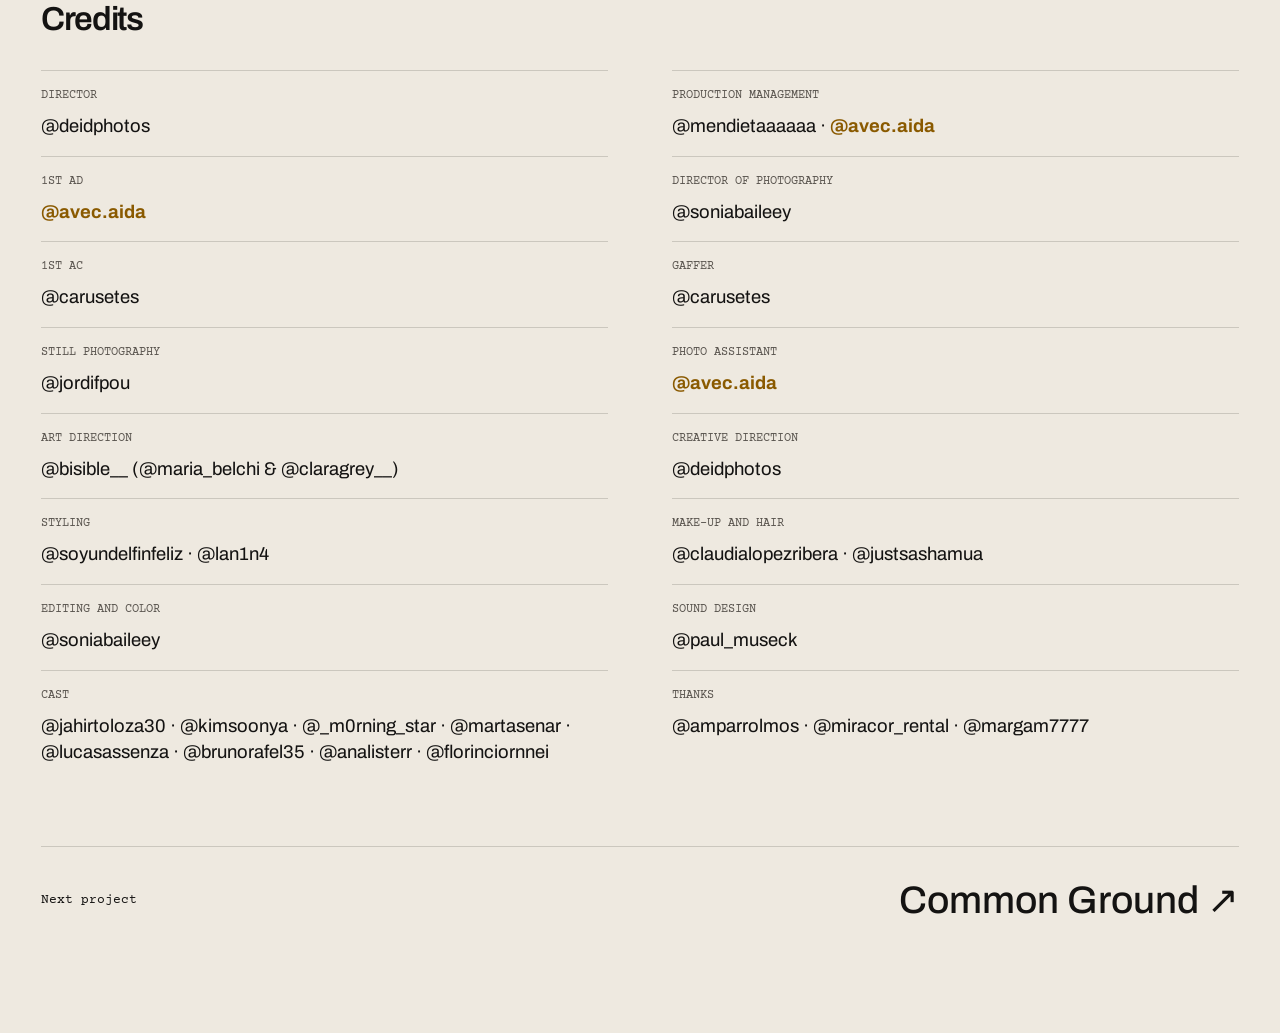
<file: trabajos/summer-xx92/index.html>
<!doctype html><html lang="es"><head><meta charset="utf-8"><meta name="viewport" content="width=device-width,initial-scale=1"><meta name="robots" content="noindex"><title>Summer XX92: Chp 1 and 2 — Aida</title><link rel="stylesheet" href="/_astro/Icon.Cpf4Lk3A.css"><link rel="stylesheet" href="/_astro/index.CQoAxsdI.css"><link rel="stylesheet" href="/maqueta.css"><link rel="stylesheet" href="/fusion.css?v=2615169d29"><link rel="stylesheet" href="/proyectos-reales.css?v=32b8fd3b84"><link rel="stylesheet" href="/sala.css?v=d93557e100"><script data-goatcounter="https://aidartx.goatcounter.com/count" async src="https://gc.zgo.at/count.js"></script></head><body><main id="contenido"><article class="real-project"><section class="rp rp-sala" data-rp aria-label="Vídeo completo: Summer XX92: Chp 1 and 2"><video data-v playsinline preload="metadata" poster="/media/proyectos/summer-xx92/poster.jpg" data-preview="/media/proyectos/summer-xx92/preview.mp4" data-completo="/media/proyectos/summer-xx92/completo.mp4" width="1920" height="1424" aria-label="Vídeo completo: Summer XX92: Chp 1 and 2"></video><header class="rp-nav"><a class="real-logo" href="/">AIDA•</a><nav><a href="/#trabajos">← Todos los trabajos</a><a href="/#contacto">Contacto</a></nav></header><div class="rp-sala__portada"><div><p>Fashion film</p><h1>Summer XX92: Chp 1 and 2</h1></div><p class="rp-sala__dato">La Vespa Roja<br><span data-dato-dur>2:02</span> · <span>CON SONIDO</span></p><div class="rp-caps rp-caps--portada" role="group" aria-label="Capítulos"><button type="button" data-capitulo="/media/proyectos/summer-xx92/completo.mp4" data-poster="/media/proyectos/summer-xx92/poster.jpg" data-duracion="2:02" aria-pressed="true" aria-label="Chapter 01 · Summer Days">Chapter 01<span> · </span>Summer Days</button><button type="button" data-capitulo="/media/proyectos/summer-xx92/completo-2.mp4" data-poster="/media/proyectos/summer-xx92/poster-2.jpg" data-duracion="0:47" aria-pressed="false" aria-label="Chapter 02">Chapter 02</button></div></div><button type="button" class="rp-play" data-play aria-label="Reproducir"><svg viewBox="0 0 24 24" aria-hidden="true"><path d="M7 4.5v15L19 12z" vector-effect="non-scaling-stroke"/></svg></button><div class="rp-sala__pausa"><small>EN PAUSA · <span data-tc>00:00:00:00</span> · PULSA PARA SEGUIR</small><strong>Summer XX92: Chp 1 and 2</strong><dl><dt>Dirección</dt><dd>@deidphotos</dd><dt>Dirección de producción</dt><dd>@mendietaaaaaa · <strong class="real-credit-aida credito-aida-destacado" title="Aida García">@avec.aida</strong></dd><dt>1st AD</dt><dd><strong class="real-credit-aida credito-aida-destacado" title="Aida García">@avec.aida</strong></dd><dt>Dirección de fotografía</dt><dd>@soniabaileey</dd></dl></div><div class="rp-sub"><span>Summer XX92: Chp 1 and 2</span><i>—</i><span><span data-tc-corto>00:00</span> / <span data-dur>2:02</span></span><i>·</i><div class="rp-caps rp-caps--sub" role="group" aria-label="Capítulos"><button type="button" data-capitulo="/media/proyectos/summer-xx92/completo.mp4" data-poster="/media/proyectos/summer-xx92/poster.jpg" data-duracion="2:02" aria-pressed="true" aria-label="Chapter 01 · Summer Days">01</button><button type="button" data-capitulo="/media/proyectos/summer-xx92/completo-2.mp4" data-poster="/media/proyectos/summer-xx92/poster-2.jpg" data-duracion="0:47" aria-pressed="false" aria-label="Chapter 02">02</button></div><i>·</i><button type="button" class="rp-sonido" data-mute aria-label="Sonido" title="Sonido" aria-pressed="false"><svg viewBox="0 0 24 24" width="18" height="18" aria-hidden="true" fill="none" stroke="currentColor" stroke-width="1.6" stroke-linecap="round" stroke-linejoin="round"><path d="M3.5 9.5H7l5-4v13l-5-4H3.5z" fill="currentColor"/><path class="rp-sonido__ondas" d="M15.5 9a4 4 0 0 1 0 6M18 6.5a7.5 7.5 0 0 1 0 11"/><path class="rp-sonido__silencio" d="m15.5 16 5-8"/></svg></button><button type="button" data-full>pantalla completa</button></div><div class="rp-linea" data-bar role="presentation"></div><noscript><a href="/media/proyectos/summer-xx92/completo.mp4">Ver el vídeo ↗</a></noscript></section><section class="real-texto" aria-labelledby="sobre-proyecto"><h2 id="sobre-proyecto">Sobre el proyecto</h2><div><p>Fashion film para La Vespa Roja, desarrollado en dos capítulos y rodado íntegramente en película de 16 mm.</p><p>Una producción que se llevó a cabo durante varias jornadas de rodaje, con un equipo amplio, diferentes localizaciones y escenas en espacios públicos.</p><p>En este proyecto participé principalmente en la preproducción, encargándome, junto a otra compañera, de la búsqueda y gestión de localizaciones, la coordinación de equipo y personal y diferentes necesidades organizativas del rodaje.</p><p>Durante las jornadas de grabación desempeñé funciones de auxiliar de dirección, colaborando también con el departamento de producción.</p></div></section><section class="real-fotogramas" data-galeria aria-labelledby="fotogramas-titulo"><h2 id="fotogramas-titulo">Stills</h2><ul><li><a href="/media/proyectos/summer-xx92/fotogramas/01.webp" data-fotograma="/media/proyectos/summer-xx92/fotogramas/01.webp" aria-label="Ampliar fotograma: 1/27"><img src="/media/proyectos/summer-xx92/fotogramas/01-mini.webp" alt="" loading="lazy" decoding="async" width="640" height="474"></a></li><li><a href="/media/proyectos/summer-xx92/fotogramas/02.webp" data-fotograma="/media/proyectos/summer-xx92/fotogramas/02.webp" aria-label="Ampliar fotograma: 2/27"><img src="/media/proyectos/summer-xx92/fotogramas/02-mini.webp" alt="" loading="lazy" decoding="async" width="640" height="474"></a></li><li><a href="/media/proyectos/summer-xx92/fotogramas/03.webp" data-fotograma="/media/proyectos/summer-xx92/fotogramas/03.webp" aria-label="Ampliar fotograma: 3/27"><img src="/media/proyectos/summer-xx92/fotogramas/03-mini.webp" alt="" loading="lazy" decoding="async" width="640" height="474"></a></li><li><a href="/media/proyectos/summer-xx92/fotogramas/04.webp" data-fotograma="/media/proyectos/summer-xx92/fotogramas/04.webp" aria-label="Ampliar fotograma: 4/27"><img src="/media/proyectos/summer-xx92/fotogramas/04-mini.webp" alt="" loading="lazy" decoding="async" width="640" height="474"></a></li><li><a href="/media/proyectos/summer-xx92/fotogramas/05.webp" data-fotograma="/media/proyectos/summer-xx92/fotogramas/05.webp" aria-label="Ampliar fotograma: 5/27"><img src="/media/proyectos/summer-xx92/fotogramas/05-mini.webp" alt="" loading="lazy" decoding="async" width="640" height="474"></a></li><li><a href="/media/proyectos/summer-xx92/fotogramas/06.webp" data-fotograma="/media/proyectos/summer-xx92/fotogramas/06.webp" aria-label="Ampliar fotograma: 6/27"><img src="/media/proyectos/summer-xx92/fotogramas/06-mini.webp" alt="" loading="lazy" decoding="async" width="640" height="474"></a></li><li><a href="/media/proyectos/summer-xx92/fotogramas/07.webp" data-fotograma="/media/proyectos/summer-xx92/fotogramas/07.webp" aria-label="Ampliar fotograma: 7/27"><img src="/media/proyectos/summer-xx92/fotogramas/07-mini.webp" alt="" loading="lazy" decoding="async" width="640" height="474"></a></li><li><a href="/media/proyectos/summer-xx92/fotogramas/08.webp" data-fotograma="/media/proyectos/summer-xx92/fotogramas/08.webp" aria-label="Ampliar fotograma: 8/27"><img src="/media/proyectos/summer-xx92/fotogramas/08-mini.webp" alt="" loading="lazy" decoding="async" width="640" height="474"></a></li><li><a href="/media/proyectos/summer-xx92/fotogramas/09.webp" data-fotograma="/media/proyectos/summer-xx92/fotogramas/09.webp" aria-label="Ampliar fotograma: 9/27"><img src="/media/proyectos/summer-xx92/fotogramas/09-mini.webp" alt="" loading="lazy" decoding="async" width="640" height="474"></a></li><li><a href="/media/proyectos/summer-xx92/fotogramas/10.webp" data-fotograma="/media/proyectos/summer-xx92/fotogramas/10.webp" aria-label="Ampliar fotograma: 10/27"><img src="/media/proyectos/summer-xx92/fotogramas/10-mini.webp" alt="" loading="lazy" decoding="async" width="640" height="474"></a></li><li><a href="/media/proyectos/summer-xx92/fotogramas/11.webp" data-fotograma="/media/proyectos/summer-xx92/fotogramas/11.webp" aria-label="Ampliar fotograma: 11/27"><img src="/media/proyectos/summer-xx92/fotogramas/11-mini.webp" alt="" loading="lazy" decoding="async" width="640" height="474"></a></li><li><a href="/media/proyectos/summer-xx92/fotogramas/12.webp" data-fotograma="/media/proyectos/summer-xx92/fotogramas/12.webp" aria-label="Ampliar fotograma: 12/27"><img src="/media/proyectos/summer-xx92/fotogramas/12-mini.webp" alt="" loading="lazy" decoding="async" width="640" height="474"></a></li><li><a href="/media/proyectos/summer-xx92/fotogramas/13.webp" data-fotograma="/media/proyectos/summer-xx92/fotogramas/13.webp" aria-label="Ampliar fotograma: 13/27"><img src="/media/proyectos/summer-xx92/fotogramas/13-mini.webp" alt="" loading="lazy" decoding="async" width="640" height="474"></a></li><li><a href="/media/proyectos/summer-xx92/fotogramas/14.webp" data-fotograma="/media/proyectos/summer-xx92/fotogramas/14.webp" aria-label="Ampliar fotograma: 14/27"><img src="/media/proyectos/summer-xx92/fotogramas/14-mini.webp" alt="" loading="lazy" decoding="async" width="640" height="474"></a></li><li><a href="/media/proyectos/summer-xx92/fotogramas/15.webp" data-fotograma="/media/proyectos/summer-xx92/fotogramas/15.webp" aria-label="Ampliar fotograma: 15/27"><img src="/media/proyectos/summer-xx92/fotogramas/15-mini.webp" alt="" loading="lazy" decoding="async" width="640" height="474"></a></li><li><a href="/media/proyectos/summer-xx92/fotogramas/16.webp" data-fotograma="/media/proyectos/summer-xx92/fotogramas/16.webp" aria-label="Ampliar fotograma: 16/27"><img src="/media/proyectos/summer-xx92/fotogramas/16-mini.webp" alt="" loading="lazy" decoding="async" width="640" height="474"></a></li><li><a href="/media/proyectos/summer-xx92/fotogramas/17.webp" data-fotograma="/media/proyectos/summer-xx92/fotogramas/17.webp" aria-label="Ampliar fotograma: 17/27"><img src="/media/proyectos/summer-xx92/fotogramas/17-mini.webp" alt="" loading="lazy" decoding="async" width="640" height="474"></a></li><li><a href="/media/proyectos/summer-xx92/fotogramas/18.webp" data-fotograma="/media/proyectos/summer-xx92/fotogramas/18.webp" aria-label="Ampliar fotograma: 18/27"><img src="/media/proyectos/summer-xx92/fotogramas/18-mini.webp" alt="" loading="lazy" decoding="async" width="640" height="474"></a></li><li><a href="/media/proyectos/summer-xx92/fotogramas/19.webp" data-fotograma="/media/proyectos/summer-xx92/fotogramas/19.webp" aria-label="Ampliar fotograma: 19/27"><img src="/media/proyectos/summer-xx92/fotogramas/19-mini.webp" alt="" loading="lazy" decoding="async" width="640" height="474"></a></li><li><a href="/media/proyectos/summer-xx92/fotogramas/20.webp" data-fotograma="/media/proyectos/summer-xx92/fotogramas/20.webp" aria-label="Ampliar fotograma: 20/27"><img src="/media/proyectos/summer-xx92/fotogramas/20-mini.webp" alt="" loading="lazy" decoding="async" width="640" height="474"></a></li><li><a href="/media/proyectos/summer-xx92/fotogramas/21.webp" data-fotograma="/media/proyectos/summer-xx92/fotogramas/21.webp" aria-label="Ampliar fotograma: 21/27"><img src="/media/proyectos/summer-xx92/fotogramas/21-mini.webp" alt="" loading="lazy" decoding="async" width="640" height="474"></a></li><li><a href="/media/proyectos/summer-xx92/fotogramas/22.webp" data-fotograma="/media/proyectos/summer-xx92/fotogramas/22.webp" aria-label="Ampliar fotograma: 22/27"><img src="/media/proyectos/summer-xx92/fotogramas/22-mini.webp" alt="" loading="lazy" decoding="async" width="640" height="474"></a></li><li><a href="/media/proyectos/summer-xx92/fotogramas/23.webp" data-fotograma="/media/proyectos/summer-xx92/fotogramas/23.webp" aria-label="Ampliar fotograma: 23/27"><img src="/media/proyectos/summer-xx92/fotogramas/23-mini.webp" alt="" loading="lazy" decoding="async" width="640" height="474"></a></li><li><a href="/media/proyectos/summer-xx92/fotogramas/24.webp" data-fotograma="/media/proyectos/summer-xx92/fotogramas/24.webp" aria-label="Ampliar fotograma: 24/27"><img src="/media/proyectos/summer-xx92/fotogramas/24-mini.webp" alt="" loading="lazy" decoding="async" width="640" height="474"></a></li><li><a href="/media/proyectos/summer-xx92/fotogramas/25.webp" data-fotograma="/media/proyectos/summer-xx92/fotogramas/25.webp" aria-label="Ampliar fotograma: 25/27"><img src="/media/proyectos/summer-xx92/fotogramas/25-mini.webp" alt="" loading="lazy" decoding="async" width="640" height="474"></a></li><li><a href="/media/proyectos/summer-xx92/fotogramas/26.webp" data-fotograma="/media/proyectos/summer-xx92/fotogramas/26.webp" aria-label="Ampliar fotograma: 26/27"><img src="/media/proyectos/summer-xx92/fotogramas/26-mini.webp" alt="" loading="lazy" decoding="async" width="640" height="474"></a></li><li><a href="/media/proyectos/summer-xx92/fotogramas/27.webp" data-fotograma="/media/proyectos/summer-xx92/fotogramas/27.webp" aria-label="Ampliar fotograma: 27/27"><img src="/media/proyectos/summer-xx92/fotogramas/27-mini.webp" alt="" loading="lazy" decoding="async" width="640" height="474"></a></li></ul><dialog class="real-visor" aria-label="Fotograma ampliado"><img alt="Fotograma"><span class="real-visor__n" aria-live="polite"></span><button type="button" data-visor="anterior" aria-label="Fotograma anterior">←</button><button type="button" data-visor="siguiente" aria-label="Fotograma siguiente">→</button><button type="button" data-visor="cerrar" aria-label="Cerrar">×</button></dialog></section><section class="real-credits" aria-labelledby="creditos-reales"><h2 id="creditos-reales">Créditos</h2><dl><div><dt>Dirección</dt><dd>@deidphotos</dd></div><div><dt>Dirección de producción</dt><dd>@mendietaaaaaa · <strong class="real-credit-aida credito-aida-destacado" title="Aida García">@avec.aida</strong></dd></div><div><dt>1st AD</dt><dd><strong class="real-credit-aida credito-aida-destacado" title="Aida García">@avec.aida</strong></dd></div><div><dt>Dirección de fotografía</dt><dd>@soniabaileey</dd></div><div><dt>1AC</dt><dd>@carusetes</dd></div><div><dt>Gaffer</dt><dd>@carusetes</dd></div><div><dt>Fotografía fija</dt><dd>@jordifpou</dd></div><div><dt>Auxiliar de fotografía</dt><dd><strong class="real-credit-aida credito-aida-destacado" title="Aida García">@avec.aida</strong></dd></div><div><dt>Dirección de arte</dt><dd>@bisible__ (@maria_belchi &amp; @claragrey__)</dd></div><div><dt>Dirección creativa</dt><dd>@deidphotos</dd></div><div><dt>Estilismo</dt><dd>@soyundelfinfeliz · @lan1n4</dd></div><div><dt>Maquillaje y peluquería</dt><dd>@claudialopezribera · @justsashamua</dd></div><div><dt>Edición y color</dt><dd>@soniabaileey</dd></div><div><dt>Diseño de sonido</dt><dd>@paul_museck</dd></div><div><dt>Reparto</dt><dd>@jahirtoloza30 · @kimsoonya · @_m0rning_star · @martasenar · @lucasassenza · @brunorafel35 · @analisterr · @florinciornnei</dd></div><div><dt>Agradecimientos</dt><dd>@amparrolmos · @miracor_rental · @margam7777</dd></div></dl></section><a class="real-next" href="/trabajos/common-ground/"><span>Siguiente proyecto</span><strong>Common Ground ↗</strong></a></article></main><script src="/maqueta.js?v=827d9d4675"></script><script src="/fusion.js"></script><script src="/sala.js?v=6fd38cd5a2"></script><script src="/i18n.js?v=d0ef1f78c3"></script></body></html>
</file>
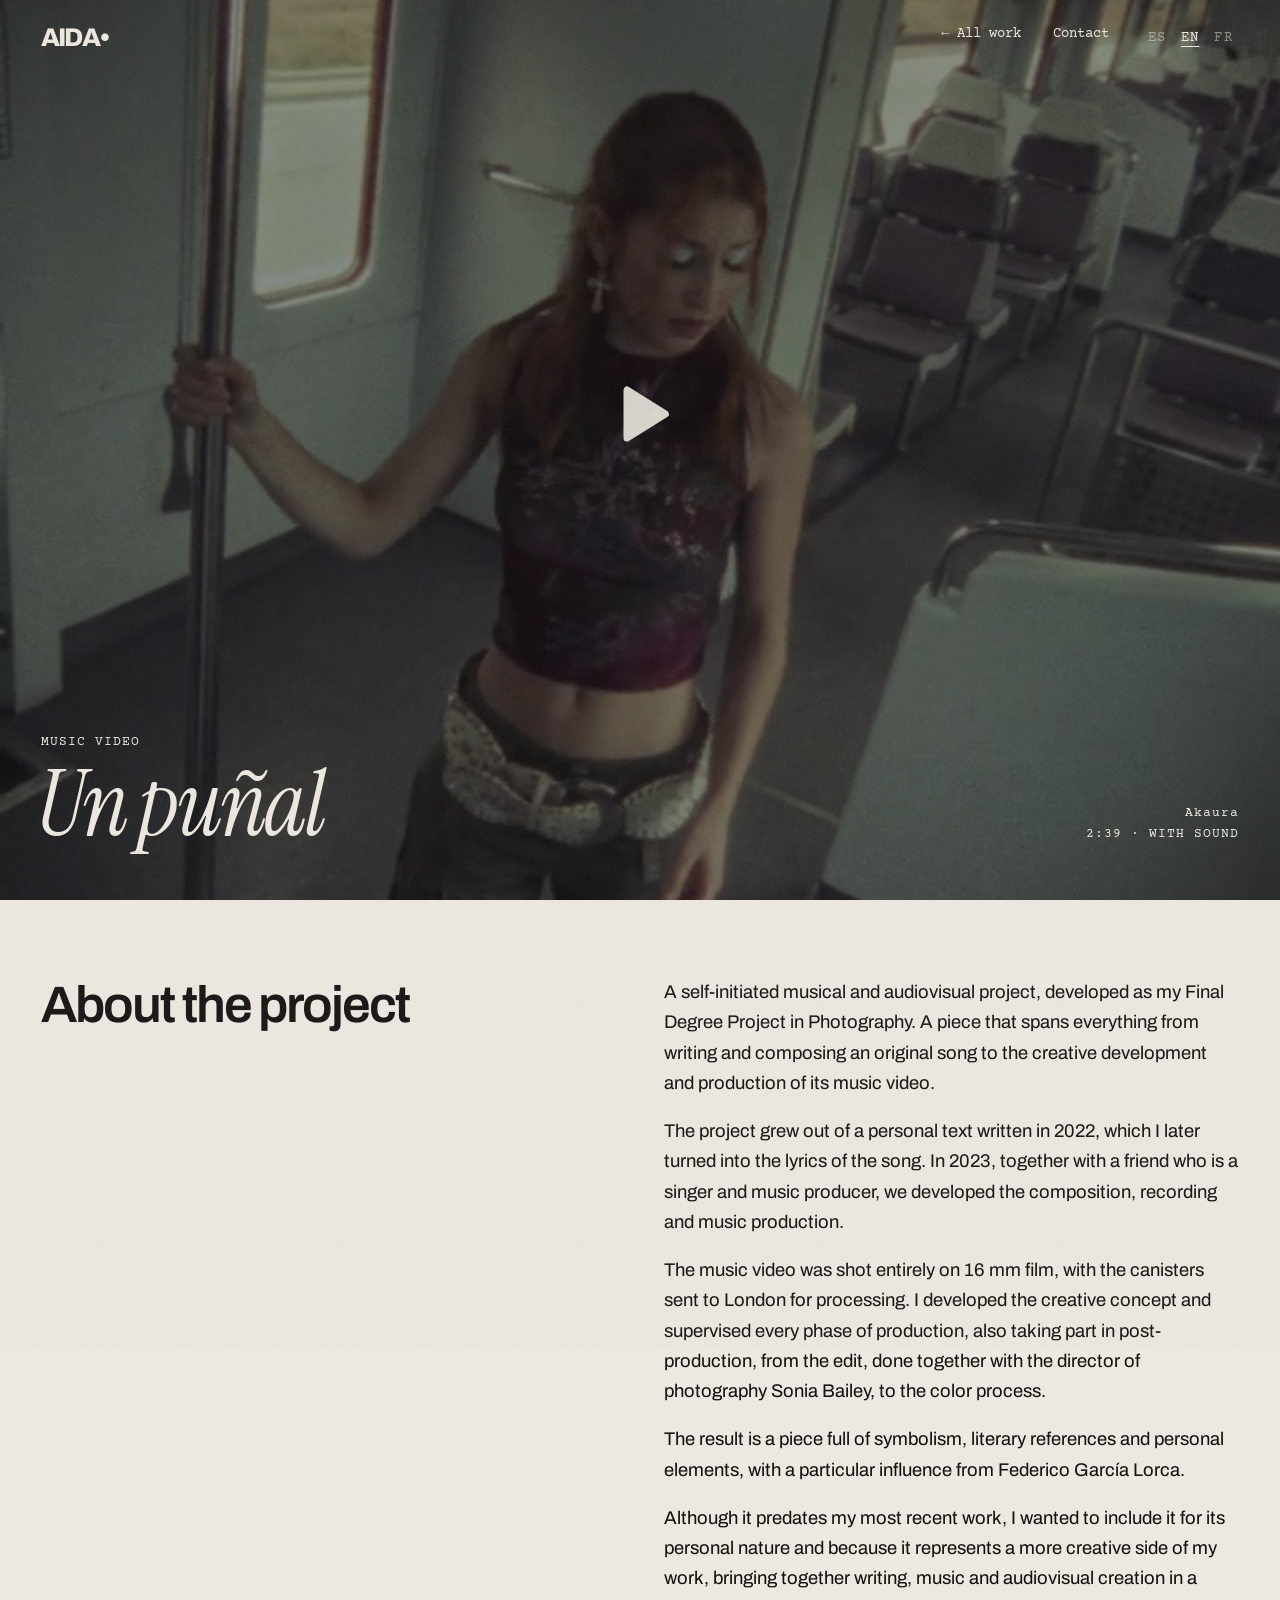
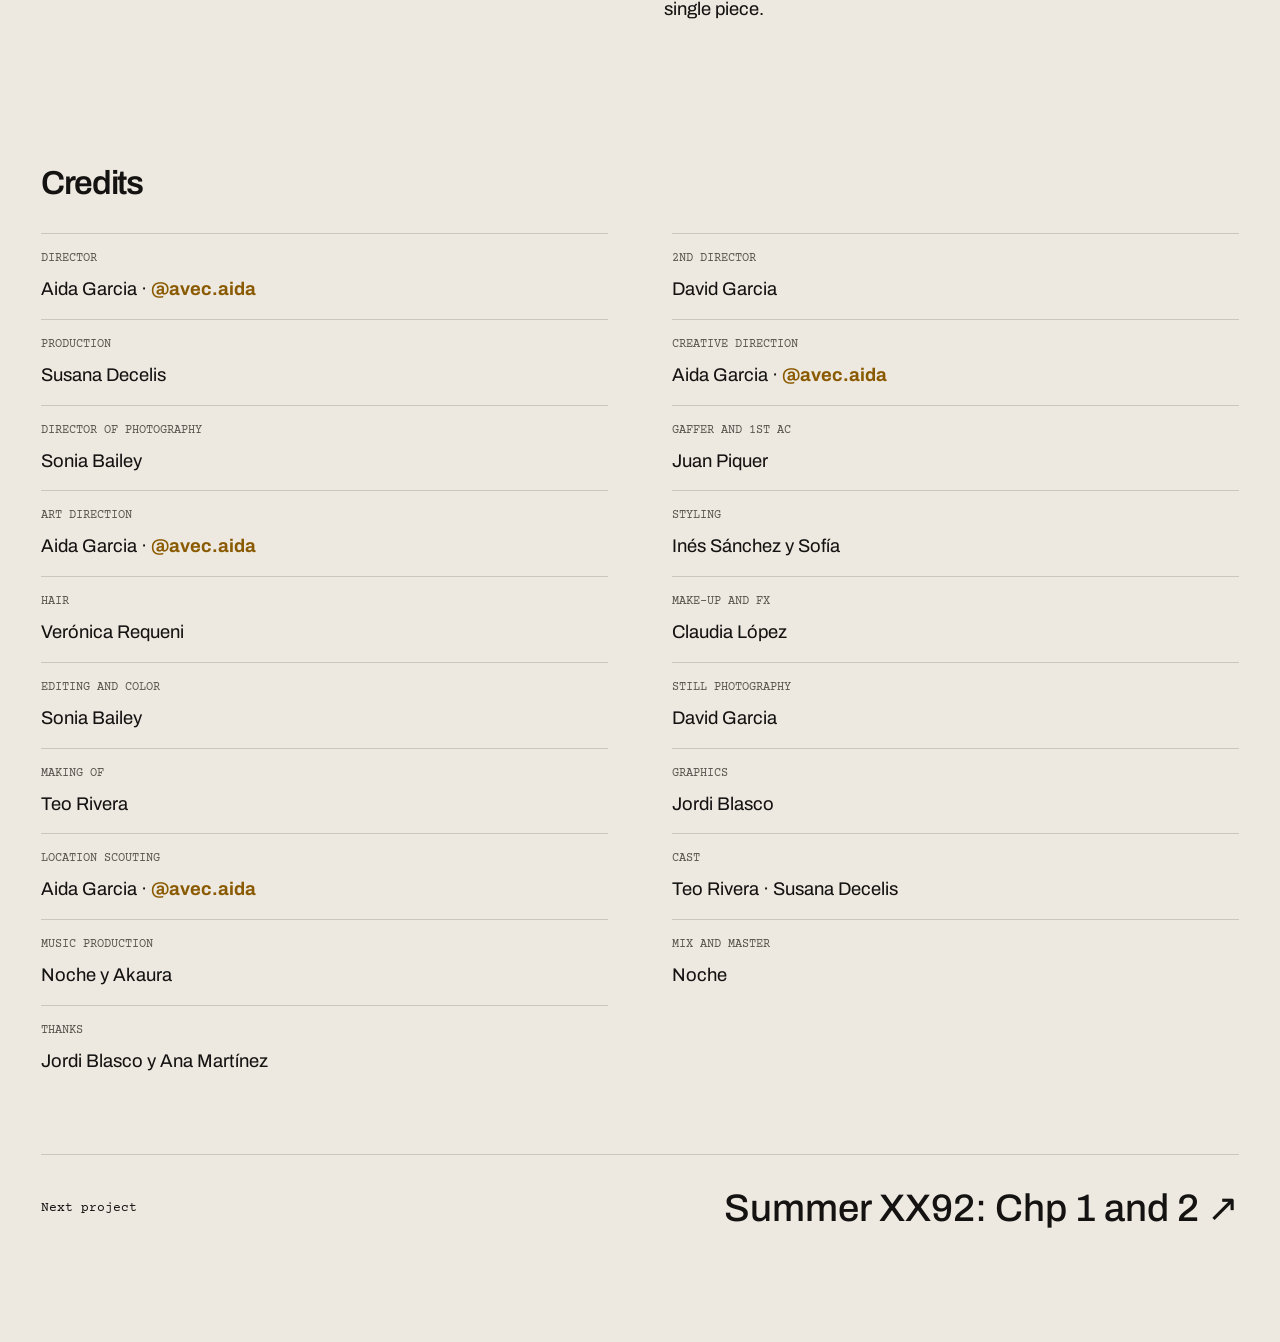
<file: trabajos/un-punal/index.html>
<!doctype html><html lang="es"><head><meta charset="utf-8"><meta name="viewport" content="width=device-width,initial-scale=1"><meta name="robots" content="noindex"><title>Un puñal — Aida</title><link rel="stylesheet" href="/_astro/Icon.Cpf4Lk3A.css"><link rel="stylesheet" href="/_astro/index.CQoAxsdI.css"><link rel="stylesheet" href="/maqueta.css"><link rel="stylesheet" href="/fusion.css?v=2615169d29"><link rel="stylesheet" href="/proyectos-reales.css?v=32b8fd3b84"><link rel="stylesheet" href="/sala.css?v=d93557e100"><script data-goatcounter="https://aidartx.goatcounter.com/count" async src="https://gc.zgo.at/count.js"></script></head><body><main id="contenido"><article class="real-project"><section class="rp rp-sala" data-rp aria-label="Vídeo completo: Un puñal"><video data-v playsinline preload="metadata" poster="/media/proyectos/un-punal/poster.jpg" data-preview="/media/proyectos/un-punal/preview.mp4" data-completo="/media/proyectos/un-punal/completo.mp4" width="960" height="720" aria-label="Vídeo completo: Un puñal"></video><header class="rp-nav"><a class="real-logo" href="/">AIDA•</a><nav><a href="/#trabajos">← Todos los trabajos</a><a href="/#contacto">Contacto</a></nav></header><div class="rp-sala__portada"><div><p>Videoclip</p><h1>Un puñal</h1></div><p class="rp-sala__dato">Akaura<br><span data-dato-dur>2:39</span> · <span>CON SONIDO</span></p></div><button type="button" class="rp-play" data-play aria-label="Reproducir"><svg viewBox="0 0 24 24" aria-hidden="true"><path d="M7 4.5v15L19 12z" vector-effect="non-scaling-stroke"/></svg></button><div class="rp-sala__pausa"><small>EN PAUSA · <span data-tc>00:00:00:00</span> · PULSA PARA SEGUIR</small><strong>Un puñal</strong><dl><dt>Dirección</dt><dd><strong class="real-credit-aida credito-aida-destacado" title="Aida García">@avec.aida</strong></dd><dt>2.º director</dt><dd>David Garcia</dd><dt>Producción</dt><dd>Susana Decelis</dd><dt>Dirección creativa</dt><dd><strong class="real-credit-aida credito-aida-destacado" title="Aida García">@avec.aida</strong></dd></dl></div><div class="rp-sub"><span>Un puñal</span><i>—</i><span><span data-tc-corto>00:00</span> / <span data-dur>2:39</span></span><i>·</i><button type="button" class="rp-sonido" data-mute aria-label="Sonido" title="Sonido" aria-pressed="false"><svg viewBox="0 0 24 24" width="18" height="18" aria-hidden="true" fill="none" stroke="currentColor" stroke-width="1.6" stroke-linecap="round" stroke-linejoin="round"><path d="M3.5 9.5H7l5-4v13l-5-4H3.5z" fill="currentColor"/><path class="rp-sonido__ondas" d="M15.5 9a4 4 0 0 1 0 6M18 6.5a7.5 7.5 0 0 1 0 11"/><path class="rp-sonido__silencio" d="m15.5 16 5-8"/></svg></button><button type="button" data-full>pantalla completa</button></div><div class="rp-linea" data-bar role="presentation"></div><noscript><a href="/media/proyectos/un-punal/completo.mp4">Ver el vídeo ↗</a></noscript></section><section class="real-texto" aria-labelledby="sobre-proyecto"><h2 id="sobre-proyecto">Sobre el proyecto</h2><div><p>Proyecto musical y audiovisual de creación propia, desarrollado como Trabajo de Fin de Grado en Fotografía. Una pieza que abarca desde la escritura y composición de una canción original hasta el desarrollo creativo y la producción de su videoclip.</p><p>El proyecto nace de un texto personal escrito en 2022 que posteriormente transformé en la letra de la canción. En 2023, junto a un amigo cantante y productor musical, desarrollamos la composición, grabación y producción musical.</p><p>El videoclip fue rodado íntegramente en película de 16 mm, con las latas enviadas a Londres para su revelado. Desarrollé el concepto creativo y supervisé todas las fases de producción, participando también en la postproducción, desde el montaje, realizado junto a la directora de fotografía Sonia Bailey, hasta el proceso de color.</p><p>El resultado es una pieza cargada de simbolismo, referencias literarias y elementos personales, con especial influencia de Federico García Lorca.</p><p>Aunque se trata de un proyecto anterior a mis trabajos más recientes, he querido incluirlo por su carácter personal y por representar una faceta más creativa de mi trabajo, reuniendo escritura, música y creación audiovisual en una misma pieza.</p></div></section><section class="real-credits" aria-labelledby="creditos-reales"><h2 id="creditos-reales">Créditos</h2><dl><div><dt>Dirección</dt><dd>Aida Garcia · <strong class="real-credit-aida credito-aida-destacado" title="Aida García">@avec.aida</strong></dd></div><div><dt>2.º director</dt><dd>David Garcia</dd></div><div><dt>Producción</dt><dd>Susana Decelis</dd></div><div><dt>Dirección creativa</dt><dd>Aida Garcia · <strong class="real-credit-aida credito-aida-destacado" title="Aida García">@avec.aida</strong></dd></div><div><dt>Dirección de fotografía</dt><dd>Sonia Bailey</dd></div><div><dt>Gaffer y 1st AC</dt><dd>Juan Piquer</dd></div><div><dt>Dirección de arte</dt><dd>Aida Garcia · <strong class="real-credit-aida credito-aida-destacado" title="Aida García">@avec.aida</strong></dd></div><div><dt>Estilismo</dt><dd>Inés Sánchez y Sofía</dd></div><div><dt>Peluquería</dt><dd>Verónica Requeni</dd></div><div><dt>Maquillaje y FX</dt><dd>Claudia López</dd></div><div><dt>Montaje y color</dt><dd>Sonia Bailey</dd></div><div><dt>Foto fija</dt><dd>David Garcia</dd></div><div><dt>Making of</dt><dd>Teo Rivera</dd></div><div><dt>Grafismo</dt><dd>Jordi Blasco</dd></div><div><dt>Localización</dt><dd>Aida Garcia · <strong class="real-credit-aida credito-aida-destacado" title="Aida García">@avec.aida</strong></dd></div><div><dt>Reparto</dt><dd>Teo Rivera · Susana Decelis</dd></div><div><dt>Producción musical</dt><dd>Noche y Akaura</dd></div><div><dt>Mezcla y máster</dt><dd>Noche</dd></div><div><dt>Agradecimientos</dt><dd>Jordi Blasco y Ana Martínez</dd></div></dl></section><a class="real-next" href="/trabajos/summer-xx92/"><span>Siguiente proyecto</span><strong>Summer XX92: Chp 1 and 2 ↗</strong></a></article></main><script src="/maqueta.js?v=827d9d4675"></script><script src="/fusion.js"></script><script src="/sala.js?v=6fd38cd5a2"></script><script src="/i18n.js?v=d0ef1f78c3"></script></body></html>
</file>
<file: _astro/Icon.Cpf4Lk3A.css>
@font-face{font-family:Archivo Variable;font-style:normal;font-display:swap;font-weight:100 900;font-stretch:62% 125%;src:url(/_astro/archivo-vietnamese-standard-normal.rJmnGBSt.woff2)format("woff2-variations");unicode-range:U+102-103,U+110-111,U+128-129,U+168-169,U+1A0-1A1,U+1AF-1B0,U+300-301,U+303-304,U+308-309,U+323,U+329,U+1EA0-1EF9,U+20AB}@font-face{font-family:Archivo Variable;font-style:normal;font-display:swap;font-weight:100 900;font-stretch:62% 125%;src:url(/_astro/archivo-latin-ext-standard-normal.7khWdh9v.woff2)format("woff2-variations");unicode-range:U+100-2BA,U+2BD-2C5,U+2C7-2CC,U+2CE-2D7,U+2DD-2FF,U+304,U+308,U+329,U+1D00-1DBF,U+1E00-1E9F,U+1EF2-1EFF,U+2020,U+20A0-20AB,U+20AD-20C0,U+2113,U+2C60-2C7F,U+A720-A7FF}@font-face{font-family:Archivo Variable;font-style:normal;font-display:swap;font-weight:100 900;font-stretch:62% 125%;src:url(/_astro/archivo-latin-standard-normal.DY7AcnAa.woff2)format("woff2-variations");unicode-range:U+??,U+131,U+152-153,U+2BB-2BC,U+2C6,U+2DA,U+2DC,U+304,U+308,U+329,U+2000-206F,U+20AC,U+2122,U+2191,U+2193,U+2212,U+2215,U+FEFF,U+FFFD}@font-face{font-family:Instrument Serif;font-style:normal;font-display:swap;font-weight:400;src:url(/_astro/instrument-serif-latin-400-normal.DnYpCC2O.woff2)format("woff2"),url(/_astro/instrument-serif-latin-400-normal.BVbkICAY.woff)format("woff")}@font-face{font-family:Instrument Serif;font-style:italic;font-display:swap;font-weight:400;src:url(/_astro/instrument-serif-latin-400-italic.DKMiL14s.woff2)format("woff2"),url(/_astro/instrument-serif-latin-400-italic.u__WvvIK.woff)format("woff")}@font-face{font-family:Courier Prime;font-style:normal;font-display:swap;font-weight:400;src:url(/_astro/courier-prime-latin-400-normal.BbyBr73r.woff2)format("woff2"),url(/_astro/courier-prime-latin-400-normal.BAlbUm6l.woff)format("woff")}@font-face{font-family:Courier Prime;font-style:normal;font-display:swap;font-weight:700;src:url(/_astro/courier-prime-latin-700-normal.D1YCjmaD.woff2)format("woff2"),url(/_astro/courier-prime-latin-700-normal.CVvp4Sof.woff)format("woff")}@font-face{font-family:VT323;font-style:normal;font-display:swap;font-weight:400;src:url(/_astro/vt323-latin-400-normal.wDgJuOC9.woff2)format("woff2"),url(/_astro/vt323-latin-400-normal.Dqn9ZSPj.woff)format("woff")}@font-face{font-family:Caveat Variable;font-style:normal;font-display:swap;font-weight:400 700;src:url(/_astro/caveat-cyrillic-ext-wght-normal.DiMfzA-V.woff2)format("woff2-variations");unicode-range:U+460-52F,U+1C80-1C8A,U+20B4,U+2DE0-2DFF,U+A640-A69F,U+FE2E-FE2F}@font-face{font-family:Caveat Variable;font-style:normal;font-display:swap;font-weight:400 700;src:url(/_astro/caveat-cyrillic-wght-normal.D5lnP6kL.woff2)format("woff2-variations");unicode-range:U+301,U+400-45F,U+490-491,U+4B0-4B1,U+2116}@font-face{font-family:Caveat Variable;font-style:normal;font-display:swap;font-weight:400 700;src:url(/_astro/caveat-latin-ext-wght-normal.Byk3UhVp.woff2)format("woff2-variations");unicode-range:U+100-2BA,U+2BD-2C5,U+2C7-2CC,U+2CE-2D7,U+2DD-2FF,U+304,U+308,U+329,U+1D00-1DBF,U+1E00-1E9F,U+1EF2-1EFF,U+2020,U+20A0-20AB,U+20AD-20C0,U+2113,U+2C60-2C7F,U+A720-A7FF}@font-face{font-family:Caveat Variable;font-style:normal;font-display:swap;font-weight:400 700;src:url(/_astro/caveat-latin-wght-normal.C1hSzPvX.woff2)format("woff2-variations");unicode-range:U+??,U+131,U+152-153,U+2BB-2BC,U+2C6,U+2DA,U+2DC,U+304,U+308,U+329,U+2000-206F,U+20AC,U+2122,U+2191,U+2193,U+2212,U+2215,U+FEFF,U+FFFD}:root{--paper:#eee9e0;--paper-2:#f7f4ee;--paper-3:#e1dbce;--ink:#141312;--ink-2:#5a554f;--night:#0d0c0b;--night-2:#1b1917;--red:#c8161d;--red-bright:#ff4a3d;--tape:#e2d4adcc;--rule:#14131229;--accent:var(--red);--f-display:"Archivo Variable", "Archivo", "Helvetica Neue", Arial, sans-serif;--f-serif:"Instrument Serif", "Times New Roman", serif;--f-mono:"Courier Prime", "Courier New", monospace;--f-osd:"VT323", "Courier New", monospace;--f-hand:"Caveat Variable", "Caveat", cursive;--margin:clamp(16px, 3.2vw, 56px);--gutter:clamp(12px, 1.6vw, 24px);--section-y:clamp(4.5rem, 9vw, 8.5rem);--ease-out:cubic-bezier(.16, 1, .3, 1);--ease-in-out:cubic-bezier(.65, 0, .35, 1);--grano:url("data:image/svg+xml,%3Csvg xmlns='http://www.w3.org/2000/svg' width='240' height='240'%3E%3Cfilter id='n'%3E%3CfeTurbulence type='fractalNoise' baseFrequency='.9' numOctaves='3' stitchTiles='stitch'/%3E%3CfeColorMatrix type='saturate' values='0'/%3E%3C/filter%3E%3Crect width='100%25' height='100%25' filter='url(%23n)'/%3E%3C/svg%3E");--intro:.15s}html.entrada{--intro:2.75s}[data-theme=night]{--accent:var(--red-bright);--rule:#eee9e02e;background:var(--night);color:var(--paper)}*,:before,:after{box-sizing:border-box}*{margin:0}img,svg,video{max-width:100%;display:block}input,button,textarea,select{font:inherit;color:inherit}button{cursor:pointer;background:0 0;border:0;padding:0}ul,ol{padding:0;list-style:none}p,h1,h2,h3,h4{overflow-wrap:break-word}table{border-collapse:collapse}html{background:var(--paper);color-scheme:light;-webkit-text-size-adjust:100%;text-size-adjust:100%;scroll-behavior:smooth}body{min-height:100svh;font-family:var(--f-display);color:var(--ink);background:var(--paper);-webkit-font-smoothing:antialiased;-moz-osx-font-smoothing:grayscale;text-rendering:optimizelegibility;transition:background-color .9s var(--ease-in-out);font-size:clamp(1rem,.96rem + .18vw,1.125rem);font-weight:420;line-height:1.45;overflow-x:clip}html.lights-down body{background:var(--night)}a{color:inherit;text-decoration:none}::selection{background:var(--red);color:var(--paper)}:focus-visible{outline:2px solid var(--accent);outline-offset:4px}body:after{content:"";z-index:60;pointer-events:none;opacity:.1;background-image:var(--grano);animation:.9s steps(6,end) infinite grano;position:fixed;inset:-50%}@keyframes grano{0%{transform:translate(0)}17%{transform:translate(-6%,4%)}33%{transform:translate(4%,-8%)}50%{transform:translate(-9%,-3%)}67%{transform:translate(7%,6%)}83%{transform:translate(-3%,9%)}to{transform:translate(0)}}.sr-only{clip:rect(0 0 0 0);clip-path:inset(50%);white-space:nowrap;border:0;width:1px;height:1px;margin:-1px;padding:0;overflow:hidden;position:absolute!important}.label{font-family:var(--f-mono);letter-spacing:.05em;text-transform:uppercase;font-size:.78rem;line-height:1.35}.serif{font-family:var(--f-serif);font-style:italic;font-weight:400}.hand{font-family:var(--f-hand);color:var(--accent);font-weight:500}.osd{font-family:var(--f-osd);letter-spacing:.04em}.wrap{padding-inline:var(--margin)}.section{padding-block:var(--section-y)}.btn{font-family:var(--f-mono);letter-spacing:.06em;text-transform:uppercase;white-space:nowrap;border:1.5px solid;border-radius:999px;align-items:center;gap:.6em;padding:.8em 1.25em;font-size:.8rem;line-height:1;transition:background-color .3s,color .3s,border-color .3s;display:inline-flex}.btn svg{flex:none;width:.95em;height:.95em}.btn:hover{background:var(--ink);border-color:var(--ink);color:var(--paper)}.btn--rojo{background:var(--red);border-color:var(--red);color:var(--paper)}.btn--rojo:hover{background:var(--ink);border-color:var(--ink)}[data-theme=night] .btn:hover{background:var(--paper);border-color:var(--paper);color:var(--ink)}.rec{background:var(--red-bright);border-radius:50%;width:.62em;height:.62em;animation:1.4s step-end infinite rec;display:inline-block;box-shadow:0 0 .6em #ff4a3da6}@keyframes rec{50%{opacity:.15}}html.js [data-reveal]{opacity:0;transition:opacity .9s var(--ease-out), transform 1.1s var(--ease-out);transition-delay:var(--delay,0s);transform:translateY(28px)}html.js [data-reveal].is-in{opacity:1;transform:none}@view-transition{navigation:auto}::view-transition-old(root){animation:vt-salida .55s var(--ease-in-out) both}::view-transition-new(root){animation:vt-entrada .7s var(--ease-out) both}@keyframes vt-salida{to{opacity:.4;transform:translate(-3%)}}@keyframes vt-entrada{0%{clip-path:inset(0 0 0 100%)}to{clip-path:inset(0)}}@media (prefers-reduced-motion:reduce){html{scroll-behavior:auto}*,:before,:after{scroll-behavior:auto!important;transition-duration:.001ms!important;transition-delay:0s!important;animation-duration:.001ms!important;animation-iteration-count:1!important;animation-delay:0s!important}body:after{animation:none}html.js [data-reveal]{opacity:1;transform:none}::view-transition-group(*),::view-transition-old(*),::view-transition-new(*){animation:none!important}}@layer astro.images{:where([data-astro-image]){height:auto}:where([data-astro-image=full-width]){width:100%}:where([data-astro-image=constrained]){max-width:100%}[data-astro-image-fit=fill]{object-fit:fill}[data-astro-image-fit=contain]{object-fit:contain}[data-astro-image-fit=cover]{object-fit:cover}[data-astro-image-fit=scale-down]{object-fit:scale-down}[data-astro-image-pos=top]{object-position:top}[data-astro-image-pos=bottom]{object-position:bottom}[data-astro-image-pos=left]{object-position:left}[data-astro-image-pos=right]{object-position:right}[data-astro-image-pos=center]{object-position:center}[data-astro-image-pos=top-left]{object-position:top left}[data-astro-image-pos=top-right]{object-position:top right}[data-astro-image-pos=top-center]{object-position:top center}[data-astro-image-pos=bottom-left]{object-position:bottom left}[data-astro-image-pos=bottom-right]{object-position:bottom right}[data-astro-image-pos=bottom-center]{object-position:bottom center}[data-astro-image-pos=left-top]{object-position:left top}[data-astro-image-pos=left-bottom]{object-position:left bottom}[data-astro-image-pos=left-center]{object-position:left center}[data-astro-image-pos=right-top]{object-position:right top}[data-astro-image-pos=right-bottom]{object-position:right bottom}[data-astro-image-pos=right-center]{object-position:right center}[data-astro-image-pos=center-top]{object-position:center top}[data-astro-image-pos=center-bottom]{object-position:center bottom}[data-astro-image-pos=center-left]{object-position:center left}[data-astro-image-pos=center-right]{object-position:center right}}.claqueta[data-astro-cid-lclyfxgt]{color:#f2eee6;filter:drop-shadow(0 26px 30px #00000047);padding-top:3.1rem;position:relative}.claqueta-palo[data-astro-cid-lclyfxgt],.claqueta-base[data-astro-cid-lclyfxgt]{background:repeating-linear-gradient(-58deg,#121110 0 1.35rem,#f2eee6 1.35rem 2.7rem);border:3px solid #121110;height:1.55rem;position:absolute;left:0;right:0}.claqueta-base[data-astro-cid-lclyfxgt]{top:1.55rem}.claqueta-palo[data-astro-cid-lclyfxgt]{transform-origin:3px 100%;animation:claqueta .9s var(--ease-in-out) calc(var(--intro) + .35s) forwards;top:0;transform:rotate(-16deg)}.claqueta[data-astro-cid-lclyfxgt]:hover .claqueta-palo[data-astro-cid-lclyfxgt]{animation:claqueta-otra .7s var(--ease-in-out)}@property --palo{syntax:"<angle>";inherits:true;initial-value:-16deg}.claqueta--entrada[data-astro-cid-lclyfxgt] .claqueta-palo[data-astro-cid-lclyfxgt],.claqueta--entrada[data-astro-cid-lclyfxgt]:hover .claqueta-palo[data-astro-cid-lclyfxgt]{transform:rotate(var(--palo));animation:none}@keyframes claqueta{70%{transform:rotate(0)}82%{transform:rotate(-2.5deg)}to{transform:rotate(0)}}@keyframes claqueta-otra{0%,to{transform:rotate(0)}40%{transform:rotate(-16deg)}}.claqueta-cuerpo[data-astro-cid-lclyfxgt]{background:#171615;border:3px solid #121110;border-top:0}.cq[data-astro-cid-lclyfxgt]{border-bottom:1.5px solid #f2eee68c;padding:.55rem .9rem .6rem}.cq-fila3[data-astro-cid-lclyfxgt]{grid-template-columns:repeat(3,1fr);display:grid}.cq-fila3[data-astro-cid-lclyfxgt] .cq[data-astro-cid-lclyfxgt]+.cq[data-astro-cid-lclyfxgt]{border-left:1.5px solid #f2eee68c}.cq--linea[data-astro-cid-lclyfxgt]{grid-template-columns:6.2rem 1fr;align-items:baseline;gap:.6rem;display:grid}.cq--linea[data-astro-cid-lclyfxgt]:last-child{border-bottom:0}.cq[data-astro-cid-lclyfxgt] dt[data-astro-cid-lclyfxgt]{letter-spacing:.1em;text-transform:uppercase;opacity:.8;font-size:.68rem;font-weight:700;font-stretch:80%}.cq[data-astro-cid-lclyfxgt] dd[data-astro-cid-lclyfxgt]{font-family:var(--f-hand);font-size:1.55rem;font-weight:500;line-height:1.05}.cq--prod[data-astro-cid-lclyfxgt] dd[data-astro-cid-lclyfxgt]{font-size:2.1rem}.cq-fila3[data-astro-cid-lclyfxgt] dd[data-astro-cid-lclyfxgt]{font-size:1.8rem}.entrada[data-astro-cid-loz7klsj]{display:none}html.entrada .entrada[data-astro-cid-loz7klsj]{z-index:200;color:var(--paper);cursor:pointer;animation:entrada-fuera .5s var(--ease-in-out) 2.3s forwards;background:#141210;place-items:center;display:grid;position:fixed;inset:0;overflow:hidden}html.entrada-fin .entrada[data-astro-cid-loz7klsj]{display:none}@keyframes entrada-fuera{0%{clip-path:inset(0)}to{clip-path:inset(0 0 100%);visibility:hidden}}.entrada[data-astro-cid-loz7klsj]:after{content:"";pointer-events:none;background-image:var(--grano);opacity:.12;animation:.9s steps(6,end) infinite grano;position:absolute;inset:-50%}.entrada-visor[data-astro-cid-loz7klsj]{pointer-events:none;opacity:.7;background:linear-gradient(currentColor,currentColor) 0 0/30px 2px no-repeat,linear-gradient(currentColor,currentColor) 0 0/2px 30px no-repeat,linear-gradient(currentColor,currentColor) 100% 0/30px 2px no-repeat,linear-gradient(currentColor,currentColor) 100% 0/2px 30px no-repeat,linear-gradient(currentColor,currentColor) 0 100%/30px 2px no-repeat,linear-gradient(currentColor,currentColor) 0 100%/2px 30px no-repeat,linear-gradient(currentColor,currentColor) 100% 100%/30px 2px no-repeat,linear-gradient(currentColor,currentColor) 100% 100%/2px 30px no-repeat;position:absolute;inset:clamp(1.2rem,4vw,3rem)}.entrada-rec[data-astro-cid-loz7klsj],.entrada-fps[data-astro-cid-loz7klsj]{align-items:center;gap:.45em;font-size:1.25rem;line-height:1;display:flex;position:absolute;top:calc(clamp(1.2rem,4vw,3rem) + 1rem)}.entrada-rec[data-astro-cid-loz7klsj]{left:calc(clamp(1.2rem,4vw,3rem) + 1.1rem)}.entrada-fps[data-astro-cid-loz7klsj]{opacity:.75;right:calc(clamp(1.2rem,4vw,3rem) + 1.1rem)}.entrada-claqueta[data-astro-cid-loz7klsj]{grid-area:1/1;width:min(84vw,30rem);animation:2.8s linear forwards claqueta-mano,2.8s linear forwards claqueta-palo;transform:translateY(80vh)rotate(-9deg)}@media (width>=900px) and (height>=680px){.entrada-claqueta[data-astro-cid-loz7klsj]{scale:1.3}}@keyframes claqueta-mano{0%{animation-timing-function:cubic-bezier(.16,1,.3,1);transform:translateY(80vh)rotate(-9deg)}15%{animation-timing-function:ease-in-out;transform:translate(0,0)rotate(-2.5deg)}27%{animation-timing-function:ease-in-out;transform:translate(-5px,-4px)rotate(-1.6deg)}33.9%{transform:translate(0,0)rotate(-2.2deg)}37.5%{animation-timing-function:ease-out;transform:translateY(8px)rotate(-1.4deg)}41%{transform:translate(0,0)rotate(-2.2deg)}46.4%{animation-timing-function:cubic-bezier(.55,0,1,.45);transform:translate(0,0)rotate(-2.2deg)}57.1%,to{transform:translate(10vw,100vh)rotate(12deg)}}@keyframes claqueta-palo{0%{--palo:-22deg;animation-timing-function:ease-in-out}19.6%{--palo:-32deg}33.9%{--palo:-32deg;animation-timing-function:cubic-bezier(.6,0,1,.5)}37.5%{--palo:0deg;animation-timing-function:ease-out}40.4%{--palo:-3.5deg;animation-timing-function:ease-in}42.9%,to{--palo:0deg}}.entrada-destello[data-astro-cid-loz7klsj]{opacity:0;pointer-events:none;background:#f4efe6;animation:2.8s linear forwards destello;position:absolute;inset:0}@keyframes destello{0%,37.2%{opacity:0}37.6%{opacity:.4}41%,to{opacity:0}}.entrada-voces[data-astro-cid-loz7klsj]{font-family:var(--f-mono);text-align:center;gap:.2rem;font-size:clamp(.92rem,1.5vw,1.2rem);display:grid;position:absolute;bottom:clamp(3.2rem,10vh,6rem);left:1.5rem;right:1.5rem}.entrada-voces[data-astro-cid-loz7klsj] span[data-astro-cid-loz7klsj]{opacity:0;animation:voz-entra .2s ease-out var(--ini) forwards, voz-sale .2s ease-in 1.1s forwards}@keyframes voz-entra{to{opacity:1}}@keyframes voz-sale{0%{opacity:1}to{opacity:0}}.entrada-accion[data-astro-cid-loz7klsj]{font-family:var(--f-serif);opacity:0;animation:accion .45s var(--ease-out) 1.5s forwards;grid-area:1/1;font-size:clamp(4.5rem,17vw,14rem);font-style:italic;line-height:.9}.entrada-accion[data-astro-cid-loz7klsj] em[data-astro-cid-loz7klsj]{color:var(--red-bright)}@keyframes accion{0%{opacity:0;transform:scale(.92)}to{opacity:1;transform:none}}.entrada-saltar[data-astro-cid-loz7klsj]{opacity:.55;position:absolute;bottom:calc(clamp(1.2rem,4vw,3rem) + 1rem);right:calc(clamp(1.2rem,4vw,3rem) + 1.1rem)}.nav[data-astro-cid-wpvy4v7s]{z-index:70;padding:clamp(14px, 1.8vw, 24px) var(--margin);color:#fff;mix-blend-mode:difference;view-transition-name:nav;justify-content:space-between;align-items:center;gap:1rem;display:flex;position:fixed;inset:0 0 auto}.nav-logo[data-astro-cid-wpvy4v7s]{letter-spacing:.01em;text-transform:uppercase;align-items:flex-start;gap:.2em;font-size:1.35rem;font-weight:750;font-stretch:75%;line-height:1;display:inline-flex}.nav-logo-dot[data-astro-cid-wpvy4v7s]{background:currentColor;border-radius:50%;width:.32em;height:.32em;margin-top:.05em}.nav-links[data-astro-cid-wpvy4v7s]{font-family:var(--f-mono);letter-spacing:.05em;text-transform:uppercase;gap:clamp(1rem,2.4vw,2.6rem);font-size:.8rem;display:flex}.nav-links[data-astro-cid-wpvy4v7s] a[data-astro-cid-wpvy4v7s]{padding-block:.3em;position:relative}.nav-links[data-astro-cid-wpvy4v7s] a[data-astro-cid-wpvy4v7s]:after{content:"";transform-origin:100%;height:1px;transition:transform .45s var(--ease-out);background:currentColor;position:absolute;bottom:0;left:0;right:0;transform:scaleX(0)}.nav-links[data-astro-cid-wpvy4v7s] a[data-astro-cid-wpvy4v7s]:hover:after{transform-origin:0;transform:scaleX(1)}.nav-toggle[data-astro-cid-wpvy4v7s]{font-family:var(--f-mono);letter-spacing:.05em;text-transform:uppercase;padding:.4em 0;font-size:.8rem;display:none}.menu[data-astro-cid-wpvy4v7s]{z-index:80;padding:clamp(14px, 1.8vw, 24px) var(--margin) 2rem;flex-direction:column;display:flex;position:fixed;inset:0;overflow-y:auto}.menu[data-astro-cid-wpvy4v7s][hidden]{display:none}.menu-top[data-astro-cid-wpvy4v7s]{justify-content:space-between;align-items:center;min-height:1.4rem;display:flex}.menu-links[data-astro-cid-wpvy4v7s]{margin-block:auto;padding-block:2rem}.menu-links[data-astro-cid-wpvy4v7s] a[data-astro-cid-wpvy4v7s]{text-transform:uppercase;align-items:baseline;gap:.5rem;padding-block:.2rem;font-size:clamp(3rem,15vw,6rem);font-weight:750;font-stretch:70%;line-height:.95;display:flex}.menu-links[data-astro-cid-wpvy4v7s] .serif[data-astro-cid-wpvy4v7s]{color:var(--accent);text-transform:none;font-size:.45em}.menu-pie[data-astro-cid-wpvy4v7s]{opacity:.7}@media (width<=820px){.nav-links[data-astro-cid-wpvy4v7s]{display:none}.nav-toggle[data-astro-cid-wpvy4v7s]{display:block}}.hud-rec[data-astro-cid-a2sg44tf],.hud-tc[data-astro-cid-a2sg44tf],.hud-escena[data-astro-cid-a2sg44tf]{z-index:65;pointer-events:none;view-transition-name:none;font-size:1.15rem;line-height:1;position:fixed;bottom:clamp(12px,1.6vw,20px)}.hud-rec[data-astro-cid-a2sg44tf]{left:var(--margin);margin-bottom:.2rem;font-size:1.15rem}.hud-tc[data-astro-cid-a2sg44tf],.hud-escena[data-astro-cid-a2sg44tf]{color:#fff;mix-blend-mode:difference}.hud-tc[data-astro-cid-a2sg44tf]{left:calc(var(--margin) + 1.15rem);view-transition-name:hud-tc}.hud-escena[data-astro-cid-a2sg44tf]{right:var(--margin);view-transition-name:hud-escena}@media (width<=640px){.hud-rec[data-astro-cid-a2sg44tf],.hud-tc[data-astro-cid-a2sg44tf]{font-size:1rem}.hud-escena[data-astro-cid-a2sg44tf]{display:none}}.cursor-etiqueta[data-astro-cid-qmueewfo]{z-index:150;background:var(--red);color:var(--paper);font-family:var(--f-mono);letter-spacing:.08em;text-transform:uppercase;white-space:nowrap;pointer-events:none;opacity:0;transform-origin:0 0;transition:opacity .2s, scale .35s var(--ease-out);border-radius:999px;padding:.45em .7em .4em;font-size:.72rem;display:none;position:fixed;top:0;left:0;scale:.6}html.cursor-on .cursor-etiqueta[data-astro-cid-qmueewfo]{display:block}html.cursor-hover:not(.modal-open) .cursor-etiqueta[data-astro-cid-qmueewfo]{opacity:1;scale:1}.cine[data-astro-cid-w2bbyfhv]{width:100vw;max-width:none;height:100svh;max-height:none;padding:clamp(12px, 2vw, 28px) var(--margin);color:var(--paper);background:#050505;border:0;margin:0}.cine[data-astro-cid-w2bbyfhv][open]{animation:cine-in .5s var(--ease-out);flex-direction:column;display:flex}.cine[data-astro-cid-w2bbyfhv]::backdrop{background:#050505}@keyframes cine-in{0%{clip-path:inset(50% 0)}to{clip-path:inset(0)}}.cine-barra[data-astro-cid-w2bbyfhv]{justify-content:space-between;align-items:center;gap:1rem;padding-bottom:clamp(10px,1.6vw,20px);display:flex}.cine-cerrar[data-astro-cid-w2bbyfhv]{padding:.5em 0}.cine-pantalla[data-astro-cid-w2bbyfhv]{flex:1;place-items:center;min-height:0;display:grid}.cine-pantalla[data-astro-cid-w2bbyfhv] iframe,.cine-pantalla[data-astro-cid-w2bbyfhv] video{aspect-ratio:16/9;background:#000;border:0;width:min(100%,177.778svh - 195.556px);height:auto}.cine-pantalla[data-astro-cid-w2bbyfhv] .sin-senal{aspect-ratio:16/9;place-items:center;width:min(100%,177.778svh - 195.556px);display:grid;position:relative;overflow:hidden}.cine-pantalla[data-astro-cid-w2bbyfhv] .barras{filter:saturate(.9);background:linear-gradient(90deg,#131313 0 16.6%,#fff 16.6% 33.2%,#131313 33.2% 49.8%,#2a2a2a 49.8% 66.4%,#131313 66.4% 83%,#3b3b3b 83%) bottom/100% 25% no-repeat,linear-gradient(90deg,#0000c0 0 14.28%,#131313 14.28% 28.57%,#c000c0 28.57% 42.85%,#131313 42.85% 57.14%,#00c0c0 57.14% 71.42%,#131313 71.42% 85.71%,silver 85.71%) 0 72.83%/100% 8% no-repeat,linear-gradient(90deg,silver 0 14.28%,#c0c000 14.28% 28.57%,#00c0c0 28.57% 42.85%,#00c000 42.85% 57.14%,#c000c0 57.14% 71.42%,#c00000 71.42% 85.71%,#0000c0 85.71%) top/100% 67% no-repeat;position:absolute;inset:0}.cine-pantalla[data-astro-cid-w2bbyfhv] .sin-senal-txt{text-align:center;background:#050505db;max-width:32rem;padding:1.2rem 1.4rem;position:relative}.cine-pantalla[data-astro-cid-w2bbyfhv] .sin-senal-txt .osd{margin-bottom:.4rem;font-size:clamp(2rem,5vw,3.6rem);line-height:1}.saltar[data-astro-cid-hkbrpulz]{z-index:300;background:var(--ink);color:var(--paper);padding:.7em 1em;transition:transform .3s;position:fixed;top:.8rem;left:50%;transform:translate(-50%,-200%)}.saltar[data-astro-cid-hkbrpulz]:focus{transform:translate(-50%)}
</file>
<file: _astro/index.CQoAxsdI.css>
.hero[data-astro-cid-ge2uvauf]{background:var(--paper);isolation:isolate;flex-direction:column;justify-content:space-between;gap:clamp(1.5rem,3vw,2.5rem);min-height:100svh;padding-top:clamp(4.2rem,8vw,6.2rem);padding-bottom:clamp(3.6rem,6vw,5rem);display:flex;position:relative;overflow:hidden}.hero-top[data-astro-cid-ge2uvauf]{justify-content:space-between;gap:1rem;display:flex}.hero-nombre[data-astro-cid-ge2uvauf]{font-weight:800;font-stretch:62%;font-size:calc((100vw - 2 * var(--margin)) / (var(--letras) * .49));white-space:nowrap;margin-inline:-.02em;padding-top:.04em;line-height:.74;overflow:hidden}.hero-nombre-txt[data-astro-cid-ge2uvauf]{letter-spacing:-.015em;display:inline-block}.ch[data-astro-cid-ge2uvauf]{display:inline-block;transform:translateY(105%)}html.fuentes .ch[data-astro-cid-ge2uvauf],html:not(.js) .ch[data-astro-cid-ge2uvauf]{animation:sube 1.2s var(--ease-out) calc(var(--intro) + var(--i) * 80ms) forwards}@keyframes sube{to{transform:none}}.hero-pie[data-astro-cid-ge2uvauf]{grid-template-columns:minmax(0,1.25fr) minmax(0,1fr) auto;align-items:end;gap:clamp(1.2rem,3vw,3rem);display:grid}.hero-rol[data-astro-cid-ge2uvauf]{text-transform:uppercase;flex-wrap:wrap;align-items:center;gap:.5rem .7rem;font-size:clamp(1.1rem,1.7vw,1.6rem);font-weight:650;font-stretch:75%;display:flex}.flap[data-astro-cid-ge2uvauf]{background:#0b0a09;border-radius:5px;gap:3px;padding:4px;display:inline-flex}.flap-ch[data-astro-cid-ge2uvauf]{width:.86em;height:1.34em;color:var(--paper);background:linear-gradient(#26231f 0 50%,#1d1b18 50% 100%);border-radius:2px;place-items:center;line-height:1;display:grid;position:relative}.flap-ch[data-astro-cid-ge2uvauf]:after{content:"";background:#050505;height:1px;position:absolute;top:50%;left:0;right:0}.flap-ch.gira{animation:70ms linear gira}@keyframes gira{50%{filter:brightness(1.6);transform:scaleY(.15)}}.hero-frase[data-astro-cid-ge2uvauf]{max-width:30ch;font-size:clamp(1.05rem,1.35vw,1.3rem);line-height:1.3}.hero-cta[data-astro-cid-ge2uvauf]{flex-direction:column;grid-column:-2/-1;align-items:flex-end;gap:.9rem;display:flex}.estado[data-astro-cid-ge2uvauf]{align-items:center;gap:.55em;display:flex}html.js .hero-in[data-astro-cid-ge2uvauf]{opacity:0;animation:aparece .9s var(--ease-out) calc(var(--intro) + .45s + var(--d) * 90ms) forwards;transform:translateY(14px)}@keyframes aparece{to{opacity:1;transform:none}}@media (width<=900px){.hero-pie[data-astro-cid-ge2uvauf]{grid-template-columns:1fr;align-items:start}.hero-cta[data-astro-cid-ge2uvauf]{align-items:flex-start}.hero-coord[data-astro-cid-ge2uvauf]{text-align:right}}@media (width<=640px){.hero[data-astro-cid-ge2uvauf]{justify-content:flex-end}.hero-top[data-astro-cid-ge2uvauf]{flex-direction:column;gap:.3rem;margin-bottom:auto}.hero-coord[data-astro-cid-ge2uvauf]{text-align:left}}.sh[data-astro-cid-pb4nux2a]{border-bottom:1.5px solid;grid-template-columns:auto 1fr auto;align-items:end;column-gap:clamp(.5rem,1.4vw,1.4rem);margin-bottom:clamp(2.2rem,5vw,4.5rem);padding-bottom:.9rem;display:grid}.sh-num[data-astro-cid-pb4nux2a]{font-family:var(--f-serif);color:var(--accent);font-size:clamp(3.2rem,9.5vw,10rem);font-style:italic;line-height:.74}.sh-titulo[data-astro-cid-pb4nux2a]{letter-spacing:-.005em;text-transform:uppercase;font-size:clamp(3.2rem,9.5vw,10rem);font-weight:760;font-stretch:68%;line-height:.78}.sh-meta[data-astro-cid-pb4nux2a]{font-family:var(--f-mono);letter-spacing:.05em;text-transform:uppercase;text-align:right;padding-bottom:.2rem;font-size:.8rem}@media (width<=640px){.sh[data-astro-cid-pb4nux2a]{grid-template-columns:auto 1fr}.sh-meta[data-astro-cid-pb4nux2a]{text-align:left;grid-column:1/-1;margin-top:.8rem}}.reel[data-astro-cid-pxh3uvjy]{color:var(--ink);transition:color .9s var(--ease-in-out);position:relative}html.lights-down .reel[data-astro-cid-pxh3uvjy]{color:var(--paper);--accent:var(--red-bright)}.reel-bandas[data-astro-cid-pxh3uvjy]{pointer-events:none;z-index:0;position:absolute;inset:0}.reel-bandas[data-astro-cid-pxh3uvjy]:before,.reel-bandas[data-astro-cid-pxh3uvjy]:after{content:"";height:9vh;transition:transform 1.1s var(--ease-in-out);background:#000;position:absolute;left:0;right:0;transform:scaleY(0)}.reel-bandas[data-astro-cid-pxh3uvjy]:before{transform-origin:top;top:0}.reel-bandas[data-astro-cid-pxh3uvjy]:after{transform-origin:bottom;bottom:0}html.lights-down .reel-bandas[data-astro-cid-pxh3uvjy]:before,html.lights-down .reel-bandas[data-astro-cid-pxh3uvjy]:after{transform:scaleY(1)}.reel[data-astro-cid-pxh3uvjy] .wrap[data-astro-cid-pxh3uvjy]{z-index:1;position:relative}.reel-intro[data-astro-cid-pxh3uvjy]{opacity:.75;margin:-1.5rem 0 1.6rem}.monitor[data-astro-cid-pxh3uvjy]{aspect-ratio:16/9;color:#f4f1ea;text-align:left;background:#000;width:100%;display:block;position:relative;overflow:hidden;box-shadow:0 30px 80px -30px #0009}.monitor-video[data-astro-cid-pxh3uvjy]{object-fit:cover;opacity:.88;width:100%;height:100%;transition:transform 1.2s var(--ease-out), opacity .6s;position:absolute;inset:0}.monitor[data-astro-cid-pxh3uvjy]:hover .monitor-video[data-astro-cid-pxh3uvjy]{opacity:1;transform:scale(1.03)}.visor[data-astro-cid-pxh3uvjy]{text-shadow:0 0 6px #0000008c;font-size:clamp(.95rem,1.6vw,1.55rem);line-height:1;position:absolute;inset:clamp(10px,2.4vw,34px)}.visor[data-astro-cid-pxh3uvjy]>span[data-astro-cid-pxh3uvjy]{align-items:center;gap:.4em;display:flex;position:absolute}.visor-tl[data-astro-cid-pxh3uvjy]{top:0;left:0}.visor-tr[data-astro-cid-pxh3uvjy]{top:0;right:0}.visor-bl[data-astro-cid-pxh3uvjy]{bottom:0;left:0}.visor-br[data-astro-cid-pxh3uvjy]{bottom:0;right:0}.visor-esq[data-astro-cid-pxh3uvjy]{aspect-ratio:1;border:2px solid #f4f1eae6;width:7%}.visor-esq--1[data-astro-cid-pxh3uvjy]{border-bottom:0;border-right:0;top:12%;left:6%}.visor-esq--2[data-astro-cid-pxh3uvjy]{border-bottom:0;border-left:0;top:12%;right:6%}.visor-esq--3[data-astro-cid-pxh3uvjy]{border-top:0;border-right:0;bottom:12%;left:6%}.visor-esq--4[data-astro-cid-pxh3uvjy]{border-top:0;border-left:0;bottom:12%;right:6%}.visor-cruz[data-astro-cid-pxh3uvjy]{opacity:.8;background:linear-gradient(currentColor,currentColor) 50%/100% 1.5px no-repeat,linear-gradient(currentColor,currentColor) 50%/1.5px 100% no-repeat;width:26px;height:26px;top:50%;left:50%;translate:-50% -50%}.bateria[data-astro-cid-pxh3uvjy]{border:1.5px solid;gap:2px;padding:2px;display:inline-flex}.bateria[data-astro-cid-pxh3uvjy] i[data-astro-cid-pxh3uvjy]{background:currentColor;width:.32em;height:.62em}.bateria[data-astro-cid-pxh3uvjy] i[data-astro-cid-pxh3uvjy].off{opacity:.2}.monitor-play[data-astro-cid-pxh3uvjy]{place-content:center;justify-items:center;gap:1rem;display:grid;position:absolute;inset:0}.monitor-play-circulo[data-astro-cid-pxh3uvjy]{aspect-ratio:1;background:var(--red);width:clamp(64px,9vw,120px);color:var(--paper);transition:transform .6s var(--ease-out);border-radius:50%;place-items:center;display:grid}.monitor-play-circulo[data-astro-cid-pxh3uvjy] svg{width:38%;height:38%;margin-left:6%}.monitor[data-astro-cid-pxh3uvjy]:hover .monitor-play-circulo[data-astro-cid-pxh3uvjy]{transform:scale(1.1)}.monitor-play[data-astro-cid-pxh3uvjy] .label[data-astro-cid-pxh3uvjy]{background:#0000008c;padding:.35em .6em}.reel-nota[data-astro-cid-pxh3uvjy]{text-align:right;margin-top:1.2rem;font-size:clamp(1.4rem,2.2vw,2rem);transform:rotate(-2deg)}@media (width<=640px){.visor-br[data-astro-cid-pxh3uvjy],.visor-esq[data-astro-cid-pxh3uvjy]{display:none!important}}.trabajos[data-astro-cid-gzied6pw]{background:var(--paper);position:relative}.tr-cabecera[data-astro-cid-gzied6pw]{gap:1.6rem;margin-bottom:clamp(1.5rem,3vw,2.5rem);display:grid}.tr-lema[data-astro-cid-gzied6pw]{max-width:34ch;font-size:clamp(1.25rem,2vw,1.8rem);line-height:1.2}.tr-controles[data-astro-cid-gzied6pw]{flex-wrap:wrap;justify-content:space-between;gap:1rem;display:flex}.tr-filtros[data-astro-cid-gzied6pw],.tr-vistas[data-astro-cid-gzied6pw]{flex-wrap:wrap;gap:.5rem;display:flex}.tr-controles[data-astro-cid-gzied6pw] button[data-astro-cid-gzied6pw]{border:1.5px solid var(--ink);font-family:var(--f-mono);letter-spacing:.05em;text-transform:uppercase;border-radius:999px;padding:.55em .95em .5em;font-size:.78rem;transition:background-color .25s,color .25s}.tr-controles[data-astro-cid-gzied6pw] button[data-astro-cid-gzied6pw] sup[data-astro-cid-gzied6pw]{font-size:.7em}.tr-controles[data-astro-cid-gzied6pw] button[data-astro-cid-gzied6pw][aria-pressed=true],.tr-controles[data-astro-cid-gzied6pw] button[data-astro-cid-gzied6pw]:hover{background:var(--ink);color:var(--paper)}.tr-lista[data-astro-cid-gzied6pw]{border-top:1.5px solid var(--ink)}.tr-item[data-astro-cid-gzied6pw][hidden]{display:none}.tr-link[data-astro-cid-gzied6pw]{border-bottom:1.5px solid var(--ink);grid-template-columns:4.5rem minmax(0,1fr) minmax(0,17rem) 4rem 2rem;align-items:center;gap:1rem;padding:clamp(.9rem,1.6vw,1.4rem) 0;display:grid;position:relative}.tr-num[data-astro-cid-gzied6pw],.tr-año[data-astro-cid-gzied6pw]{font-family:var(--f-mono);font-size:.85rem}.tr-titulo[data-astro-cid-gzied6pw]{text-transform:uppercase;transition:font-stretch .6s var(--ease-out), color .3s;font-size:clamp(2.2rem,6.2vw,6.6rem);font-weight:720;font-stretch:72%;line-height:.86}.tr-meta[data-astro-cid-gzied6pw]{font-family:var(--f-mono);gap:.2rem;font-size:.8rem;line-height:1.3;display:grid}.tr-cat[data-astro-cid-gzied6pw]{text-transform:uppercase;letter-spacing:.04em}.tr-rol[data-astro-cid-gzied6pw]{color:var(--ink-2)}.tr-link[data-astro-cid-gzied6pw] .tr-flecha{width:1.8rem;height:1.8rem;transition:transform .5s var(--ease-out);justify-self:end}.tr-link[data-astro-cid-gzied6pw] .tr-mini{display:none}@media (hover:hover){.tr-link[data-astro-cid-gzied6pw]:hover .tr-titulo[data-astro-cid-gzied6pw]{color:var(--red);font-stretch:100%}.tr-link[data-astro-cid-gzied6pw]:hover .tr-flecha{color:var(--red);transform:rotate(45deg)}}.tr-mapa[data-astro-cid-gzied6pw][hidden]{display:none}.mapa-plano[data-astro-cid-gzied6pw]{aspect-ratio:16/9;background-image:radial-gradient(circle,#14131247 1px,#0000 1.4px);background-size:28px 28px;margin:2.5rem clamp(.5rem,4vw,4rem) 0;position:relative}.mapa-eje[data-astro-cid-gzied6pw]{background:var(--ink);position:absolute}.mapa-eje--x[data-astro-cid-gzied6pw]{height:1.5px;top:50%;left:0;right:0}.mapa-eje--y[data-astro-cid-gzied6pw]{width:1.5px;top:0;bottom:0;left:50%}.mapa-lbl[data-astro-cid-gzied6pw]{white-space:nowrap;font-size:clamp(1.25rem,2vw,1.8rem);line-height:1;position:absolute}.mapa-lbl--arriba[data-astro-cid-gzied6pw]{top:-2.2rem;left:50%;translate:-50%}.mapa-lbl--abajo[data-astro-cid-gzied6pw]{bottom:-2.2rem;left:50%;translate:-50%}.mapa-lbl--izq[data-astro-cid-gzied6pw]{top:calc(50% + .5rem);left:0}.mapa-lbl--der[data-astro-cid-gzied6pw]{top:calc(50% + .5rem);right:0}.mapa-item[data-astro-cid-gzied6pw]{left:calc(var(--x) * 100%);top:calc((1 - var(--y)) * 100%);width:clamp(92px,13vw,190px);translate:-50% -50%;rotate:var(--r);transition:rotate .4s var(--ease-out), scale .4s var(--ease-out);background:#fbf9f5;padding:6px 6px 8px;position:absolute;box-shadow:0 10px 30px -12px #00000073}.mapa-item[data-astro-cid-gzied6pw][hidden]{display:none}.mapa-item[data-astro-cid-gzied6pw] img{aspect-ratio:4/3;object-fit:cover;width:100%}.mapa-item[data-astro-cid-gzied6pw] .label[data-astro-cid-gzied6pw]{margin-top:.4rem;font-size:.68rem;display:block}.mapa-item[data-astro-cid-gzied6pw]:hover,.mapa-item[data-astro-cid-gzied6pw]:focus-visible{z-index:2;rotate:0deg;scale:1.12}.mapa-nota[data-astro-cid-gzied6pw]{text-align:right;margin-top:3.2rem;font-size:1.4rem}@media (width<=900px),(hover:none){.tr-link[data-astro-cid-gzied6pw]{grid-template-columns:3.2rem minmax(0,1fr) 3.4rem;align-items:baseline;row-gap:.6rem}.tr-num[data-astro-cid-gzied6pw]{grid-area:1/1}.tr-titulo[data-astro-cid-gzied6pw]{grid-area:1/2}.tr-año[data-astro-cid-gzied6pw]{grid-area:1/3;justify-self:end}.tr-meta[data-astro-cid-gzied6pw]{grid-area:2/2/3/4}.tr-link[data-astro-cid-gzied6pw] .tr-flecha{display:none}}@media (width<=700px),(hover:none){.tr-link[data-astro-cid-gzied6pw] .tr-mini{aspect-ratio:16/9;object-fit:cover;grid-area:1/1/2/4;width:100%;margin-bottom:.3rem;display:block}.tr-num[data-astro-cid-gzied6pw]{grid-area:2/1}.tr-titulo[data-astro-cid-gzied6pw]{grid-area:2/2}.tr-año[data-astro-cid-gzied6pw]{grid-area:2/3}.tr-meta[data-astro-cid-gzied6pw]{grid-area:3/2/4/4}}@media (width<=700px){.mapa-plano[data-astro-cid-gzied6pw]{aspect-ratio:3/4}.mapa-item[data-astro-cid-gzied6pw] .label[data-astro-cid-gzied6pw]{display:none}}.sobre[data-astro-cid-dqg3rpbz]{background:var(--paper)}.sobre-pos[data-astro-cid-dqg3rpbz]{letter-spacing:-.01em;text-wrap:balance;max-width:30ch;margin-bottom:clamp(3rem,7vw,6rem);font-size:clamp(1.7rem,3.6vw,3.4rem);font-weight:500;font-stretch:88%;line-height:1.06}.sobre-rejilla[data-astro-cid-dqg3rpbz]{grid-template-columns:minmax(0,3fr) minmax(0,6fr) minmax(0,3fr);align-items:start;gap:clamp(1.5rem,4vw,4rem);display:grid}.fotomaton[data-astro-cid-dqg3rpbz]{justify-self:center;width:min(100%,200px);margin-top:1.5rem;position:relative;rotate:-3deg}.fotomaton-tira[data-astro-cid-dqg3rpbz]{background:#f9f7f2;gap:9px;padding:10px 10px 34px;display:grid;box-shadow:0 1px 2px #00000026,0 18px 40px -18px #00000073}.fotomaton-tira[data-astro-cid-dqg3rpbz] img{aspect-ratio:5/6;object-fit:cover;filter:grayscale()contrast(1.08);width:100%}.cinta[data-astro-cid-dqg3rpbz]{z-index:1;background:var(--tape);width:96px;height:30px;position:absolute;top:-14px;left:50%;translate:-50%;rotate:4deg;box-shadow:0 1px 2px #0000001f}.fotomaton[data-astro-cid-dqg3rpbz] figcaption[data-astro-cid-dqg3rpbz]{text-align:center;color:var(--ink-2);margin-top:.9rem;rotate:3deg}.guion[data-astro-cid-dqg3rpbz]{background:var(--paper-2);font-family:var(--f-mono);padding:clamp(2.2rem,5vw,4.5rem) clamp(1.4rem,5vw,4.2rem) clamp(2.2rem,5vw,4.5rem) clamp(2.2rem,6vw,5.2rem);font-size:clamp(.92rem,.88rem + .2vw,1.05rem);line-height:1.55;position:relative;box-shadow:0 1px 2px #00000014,0 30px 60px -30px #00000059}.guion[data-astro-cid-dqg3rpbz]:before{content:"";background:radial-gradient(circle,#b8955c 0 5px,#7d6036 5.5px 6.5px,#0000 7px) top/13px 13px no-repeat,radial-gradient(circle,#b8955c 0 5px,#7d6036 5.5px 6.5px,#0000 7px) bottom/13px 13px no-repeat;width:13px;position:absolute;top:12%;bottom:12%;left:clamp(.8rem,2vw,1.5rem)}.guion-pag[data-astro-cid-dqg3rpbz]{position:absolute;top:clamp(1.2rem,3vw,2.2rem);right:clamp(1.2rem,3vw,2.4rem)}.g[data-astro-cid-dqg3rpbz]{position:relative}.g[data-astro-cid-dqg3rpbz]+.g[data-astro-cid-dqg3rpbz]{margin-top:1em}.g--escena[data-astro-cid-dqg3rpbz]{text-transform:uppercase;font-weight:700;margin-top:1.8em!important}.g--transicion[data-astro-cid-dqg3rpbz]{text-align:right;text-transform:uppercase}.g--transicion[data-astro-cid-dqg3rpbz]:first-of-type{text-align:left}.g-personaje[data-astro-cid-dqg3rpbz]{text-transform:uppercase;margin-left:38%}.g-acotacion[data-astro-cid-dqg3rpbz]{max-width:16em;margin-left:30%}.g-dialogo[data-astro-cid-dqg3rpbz]{max-width:26em;margin-left:18%}.g-nota[data-astro-cid-dqg3rpbz]{align-items:center;gap:.3rem;width:11rem;font-size:1.55rem;line-height:1;display:flex;position:absolute;top:-.4em;left:calc(100% + clamp(4.2rem,6vw,6rem));rotate:-5deg}.g-nota[data-astro-cid-dqg3rpbz] svg[data-astro-cid-dqg3rpbz]{fill:none;stroke:currentColor;stroke-width:2px;stroke-linecap:round;flex:none;width:3rem}@media (width<=1180px){.sobre-rejilla[data-astro-cid-dqg3rpbz]{grid-template-columns:minmax(0,1fr) minmax(0,2.4fr)}.g-nota[data-astro-cid-dqg3rpbz]{justify-content:flex-end;width:auto;margin-top:.2rem;position:static;rotate:-3deg}.g-nota[data-astro-cid-dqg3rpbz] svg[data-astro-cid-dqg3rpbz]{width:2.4rem;rotate:32deg}}@media (width<=760px){.sobre-rejilla[data-astro-cid-dqg3rpbz]{grid-template-columns:1fr}.fotomaton[data-astro-cid-dqg3rpbz]{width:min(62%,220px);position:relative;top:0}.fotomaton-tira[data-astro-cid-dqg3rpbz]{grid-template-columns:repeat(2,1fr)}.g-personaje[data-astro-cid-dqg3rpbz]{margin-left:30%}.g-acotacion[data-astro-cid-dqg3rpbz]{margin-left:20%}.g-dialogo[data-astro-cid-dqg3rpbz]{margin-left:10%}}.criticas[data-astro-cid-scvevujj]{background:var(--paper)}.criticas-lista[data-astro-cid-scvevujj]{grid-template-columns:repeat(auto-fit,minmax(min(100%,30rem),1fr));gap:clamp(2rem,5vw,5rem);display:grid}.estrellas[data-astro-cid-scvevujj]{color:var(--accent);gap:.2rem;margin-bottom:1rem;display:flex}.estrellas[data-astro-cid-scvevujj] svg[data-astro-cid-scvevujj]{fill:currentColor;width:1.3rem;height:1.3rem}.critica[data-astro-cid-scvevujj] blockquote[data-astro-cid-scvevujj]{font-family:var(--f-serif);text-wrap:balance;font-size:clamp(1.8rem,3.4vw,3.2rem);font-style:italic;line-height:1.02}.critica[data-astro-cid-scvevujj] figcaption[data-astro-cid-scvevujj]{margin-top:1.4rem}.contacto[data-astro-cid-7b4tjujo]{position:relative}.contacto[data-astro-cid-7b4tjujo]>.wrap[data-astro-cid-7b4tjujo]{padding-bottom:0}.cta[data-astro-cid-7b4tjujo]{text-transform:uppercase;letter-spacing:-.01em;font-size:clamp(4.4rem,17vw,18rem);font-weight:800;font-stretch:62%;line-height:.8}.cta[data-astro-cid-7b4tjujo] em[data-astro-cid-7b4tjujo]{font-family:var(--f-serif);color:var(--accent);text-transform:none;font-style:italic;font-weight:400}.correo[data-astro-cid-7b4tjujo]{flex-wrap:wrap;align-items:center;gap:1rem 1.6rem;margin:clamp(2rem,5vw,4rem) 0 clamp(3rem,7vw,6rem);display:flex}.correo-link[data-astro-cid-7b4tjujo]{transition:background-size .5s var(--ease-out), color .3s;overflow-wrap:anywhere;background:linear-gradient(currentColor,currentColor) 0 100%/100% 2px no-repeat;font-size:clamp(1.6rem,4.4vw,4rem);font-weight:500;font-stretch:85%;line-height:1.05}.correo-link[data-astro-cid-7b4tjujo]:hover{color:var(--accent);background-size:0% 2px}.correo-estado[data-astro-cid-7b4tjujo]{min-height:1.2em;color:var(--accent);flex-basis:100%}.contacto-rejilla[data-astro-cid-7b4tjujo]{border-top:1.5px solid var(--rule);grid-template-columns:repeat(auto-fit,minmax(min(100%,22rem),1fr));gap:2.5rem clamp(2rem,5vw,5rem);padding-top:1.2rem;display:grid}.contacto-tit[data-astro-cid-7b4tjujo]{align-items:center;gap:.6em;margin-bottom:1rem;display:flex}.lista-disp[data-astro-cid-7b4tjujo] li[data-astro-cid-7b4tjujo]{border-bottom:1px solid var(--rule);padding:.55rem 0;font-size:clamp(1.1rem,1.6vw,1.4rem)}.lista-disp[data-astro-cid-7b4tjujo] li[data-astro-cid-7b4tjujo]:before{content:"— ";color:var(--accent)}.modalidad[data-astro-cid-7b4tjujo]{opacity:.7;margin-top:1rem}.redes[data-astro-cid-7b4tjujo] a[data-astro-cid-7b4tjujo]{border-bottom:1px solid var(--rule);transition:color .25s, padding .35s var(--ease-out);justify-content:space-between;align-items:center;gap:1rem;padding:.55rem 0;font-size:clamp(1.1rem,1.6vw,1.4rem);display:flex}.redes[data-astro-cid-7b4tjujo] a[data-astro-cid-7b4tjujo] svg{width:1.1em;height:1.1em}.redes[data-astro-cid-7b4tjujo] a[data-astro-cid-7b4tjujo]:hover{color:var(--accent);padding-left:.6rem}.creditos[data-astro-cid-7b4tjujo]{height:clamp(18rem,48vh,28rem);margin-top:clamp(4rem,9vw,8rem);position:relative;overflow:hidden;mask-image:linear-gradient(#0000,#000 22% 78%,#0000)}.creditos-rollo[data-astro-cid-7b4tjujo]{text-align:center;gap:1.6rem;padding-block:clamp(18rem,48vh,28rem);animation:26s linear infinite creditos;display:grid}.creditos[data-astro-cid-7b4tjujo]:hover .creditos-rollo[data-astro-cid-7b4tjujo]{animation-play-state:paused}@keyframes creditos{to{transform:translateY(-100%)}}.creditos[data-astro-cid-7b4tjujo] p[data-astro-cid-7b4tjujo]{gap:.3rem;display:grid}.creditos[data-astro-cid-7b4tjujo] .label[data-astro-cid-7b4tjujo]{opacity:.65}.creditos[data-astro-cid-7b4tjujo] strong[data-astro-cid-7b4tjujo]{text-transform:uppercase;font-size:clamp(1.3rem,2.2vw,2rem);font-weight:600;font-stretch:80%}.fin[data-astro-cid-7b4tjujo]{text-align:center;margin:clamp(2rem,6vw,5rem) 0 clamp(3rem,7vw,6rem);font-size:clamp(6rem,24vw,22rem);line-height:.8}.pie[data-astro-cid-7b4tjujo]{border-top:1px solid var(--rule);flex-wrap:wrap;justify-content:space-between;gap:1rem;padding:1.2rem 0 4.4rem;display:flex}.pie[data-astro-cid-7b4tjujo] a[data-astro-cid-7b4tjujo]{align-items:center;gap:.4em;display:inline-flex}.pie[data-astro-cid-7b4tjujo] svg{width:1em;height:1em}@media (prefers-reduced-motion:reduce){.creditos[data-astro-cid-7b4tjujo]{height:auto;mask-image:none}.creditos-rollo[data-astro-cid-7b4tjujo]{padding-block:0;animation:none}}
</file>
<file: maqueta.css>
/* Maqueta independiente. No modifica el portfolio original. */
html { --intro: 0s !important; }
html body [data-entrada], .hud-rec, .hud-tc, .hud-escena,
.hero-top, .hero-frase, .reel-intro, .reel-nota, .tr-año, #trabajos .sh-meta,
.tr-lema, #contacto .cta, #contacto .creditos, #contacto .fin,
.proyecto .p-visor, .proyecto [aria-labelledby="t-rodaje"],
.proyecto [aria-labelledby="t-resultado"] { display: none !important; }
#contacto .pie { margin-top:clamp(3rem,7vw,6rem); padding-bottom:5rem; }
.p-ficha { width:100%; max-width:30rem; justify-self:end; border-top:2px solid var(--ink); }
.p-ficha h2 { padding:1rem 0 1.6rem; color:var(--red); }
.p-ficha dl > div { display:grid; grid-template-columns:5rem 1fr; gap:1.25rem; padding:1.1rem 0; border-top:1px solid var(--rule); }
.p-ficha dt { font: .75rem/1.4 var(--f-mono); text-transform:uppercase; letter-spacing:.05em; }
.p-ficha dd { font-size:clamp(1.1rem,1.65vw,1.6rem); line-height:1.25; font-weight:500; }
.hero { padding-top: clamp(7rem, 17vh, 11rem) !important; padding-bottom: 3.5rem !important; }
.hero-pie { margin-top: auto; }
.tr-link { grid-template-columns: 4.5rem minmax(0,1fr) minmax(0,17rem) 2rem !important; }
#contacto .correo { margin-top: 0; margin-bottom: 1.4rem; }
.mock-phone { display: flex; align-items: center; gap: 1rem; margin-bottom: 3.5rem; font-size: clamp(1.8rem, 4vw, 3.8rem); font-weight: 500; font-stretch: 85%; width: fit-content; }
.mock-phone svg { width: .65em; height: .65em; }
.mock-phone:hover { color: var(--accent); }
#contacto .redes { display:flex; gap:1rem; padding-top:.3rem; }
#contacto .redes a { display:grid; place-items:center; justify-content:center; width:64px; height:64px; border:1px solid var(--rule); border-radius:50%; padding:0; transition:color .2s,background .2s,transform .2s; }
#contacto .redes a:hover { color:var(--ink); background:var(--paper); transform:translateY(-3px); }
#contacto .redes a svg { width:26px; height:26px; }
.mock-tools { position:fixed; z-index:500; right:18px; bottom:18px; display:flex; gap:2px; align-items:center; padding:5px; background:#eee9e0; color:#141312; border:1px solid #b6b0a5; border-radius:9px; box-shadow:0 5px 24px #0002; font:12px var(--f-mono,monospace); }
.mock-tools span { padding:0 10px; opacity:.65; }
.mock-tools button { padding:9px 12px; border-radius:5px; }
.mock-tools button:hover, .mock-tools button[aria-pressed=true] { background:#141312; color:#eee9e0; }
.mock-tools button:focus-visible { outline:3px solid #c8161d; outline-offset:3px; }

/* Entrada del nombre. La rueda conserva su desplazamiento nativo. */
.hero { min-height:100svh !important; justify-content:flex-end !important; }
.hero-pie { margin-top:0; grid-template-columns:1fr auto !important; }
.hero-nombre .ch { animation:none !important; transform:none !important; }
.hero .hero-in { animation:none !important; opacity:1 !important; transform:none !important; }
.hero-nombre { transform:translateY(0); }
html.name-intro .hero-nombre { transform:translateY(var(--name-start-y,0px)); }
html.name-intro.name-settling .hero-nombre { transform:translateY(0); transition:transform 600ms cubic-bezier(.22,1,.36,1); }
html.name-intro:not(.name-settling) body > :not(main):not(script):not(style),
html.name-intro:not(.name-settling) main > :not(.hero),
html.name-intro:not(.name-settling) .hero-pie { visibility:hidden; opacity:0 !important; pointer-events:none; }
html.name-settling .nav, html.name-settling .hero-pie, html.name-settling .mock-tools { animation:name-reveal 550ms ease both !important; }
html.name-skip .hero-nombre { transition:none !important; }
@keyframes name-reveal { from { opacity:0; } to { opacity:1; } }
@media (max-width:900px) {
 .p-ficha { max-width:none; justify-self:start; }
 .tr-link { grid-template-columns:3rem minmax(0,1fr) 2rem !important; }
 .tr-meta { grid-column:2 !important; }
 .tr-flecha { grid-column:3 !important; grid-row:1 !important; }
 .hero { padding-top:7rem !important; padding-bottom:5.5rem !important; }
 .hero-pie { grid-template-columns:1fr !important; }
 .mock-tools { right:8px; bottom:8px; left:8px; justify-content:center; font-size:10px; }
 .mock-tools span { display:none; }
 .mock-tools button { padding:9px 7px; }
}
@media (max-width:600px) { #contacto .redes a { width:56px; height:56px; } }
@media (prefers-reduced-motion:reduce) {
 .hero-nombre { transform:none !important; transition:none !important; }
 html.name-settling .nav, html.name-settling .hero-pie, html.name-settling .mock-tools { animation:none !important; }
}
</file>
<file: fusion.css>
/* Exploración 02: identidad de Aida + protagonismo de las imágenes. */
.fusion .sh { display:flex; align-items:baseline; justify-content:space-between; border:0; margin-bottom:2.5rem; }
.fusion .sh-titulo { font-size:clamp(3rem,7vw,7rem); line-height:.92; letter-spacing:-.055em; }
.fusion #showreel { padding:0; position:relative; background:#141312; color:#eee9e0; }
.fusion #showreel > .wrap { max-width:none; width:100%; padding:0; margin:0; }
.fusion #showreel .sh { position:absolute; top:6rem; left:var(--margin); z-index:2; margin:0; pointer-events:none; }
.fusion #showreel .sh-titulo { font: .85rem var(--f-mono); letter-spacing:.12em; text-transform:uppercase; }
.fusion #showreel .monitor { display:block; position:relative; overflow:hidden; width:100%; height:auto; min-height:0; aspect-ratio:auto; border:0; border-radius:0; box-shadow:none; background:#141312; }
.fusion #showreel .monitor::after { content:none; }
.fusion #showreel .real-reel-stage { position:relative; aspect-ratio:16/9; min-height:0; }
.fusion #showreel .monitor-cover,
.fusion #showreel .monitor-video { display:block; position:absolute; inset:0; width:100%; height:100%; }
.fusion #showreel .monitor-cover { object-fit:cover; }
.fusion #showreel .monitor-video { object-fit:contain; opacity:0; background:#141312; filter:none; }
.fusion #showreel .monitor.has-played .monitor-video { opacity:1; }
.fusion #showreel .real-reel-caption {
  inset:auto 0 0; padding:clamp(2.5rem,7vw,6rem) var(--margin) clamp(1.5rem,4vw,3rem);
  align-items:flex-end; flex-wrap:wrap; gap:1rem; pointer-events:none;
  background:linear-gradient(transparent,#141312d9);
}
.fusion #showreel .real-reel-caption > span { font-size:clamp(2.4rem,7vw,6rem); }
.fusion #showreel .monitor.has-played .real-reel-caption { display:none; }
.fusion #showreel .real-reel-bar { justify-content:flex-end; flex-wrap:wrap; gap:.35rem; padding:.25rem var(--margin); background:#141312; }
.fusion #showreel .real-reel-bar button { min-height:44px; padding:0 .65rem; border:0; color:inherit; background:transparent; font:.8rem var(--f-mono); cursor:pointer; }
.fusion #showreel .real-reel-bar button:hover { text-decoration:underline; }
.fusion #showreel .real-reel-bar button:focus-visible { outline:2px solid currentColor; outline-offset:-3px; }
.fusion #showreel .real-reel-sonido { width:44px; height:44px; }
.fusion #showreel .monitor:is(:fullscreen,[data-reel-expanded]) { display:flex; flex-direction:column; background:#000; }
.fusion #showreel .monitor:is(:fullscreen,[data-reel-expanded]) .real-reel-stage { flex:1; width:100%; }
.fusion #showreel .monitor-play { z-index:1; display:flex; align-items:flex-end; justify-content:space-between; padding:var(--margin); gap:1.5rem; }
.fusion #showreel .monitor-play > .label { order:-1; font:500 clamp(3.2rem,8vw,8rem)/.95 var(--f-display); letter-spacing:-.06em; text-transform:none; background:none; padding:0; }
.fusion #showreel .monitor-play-circulo { width:clamp(66px,8vw,110px); height:clamp(66px,8vw,110px); background:var(--red); border:0; }
.fusion #trabajos { padding-top:clamp(5rem,10vw,10rem); padding-bottom:clamp(5rem,10vw,10rem); }
.fusion #trabajos .tr-cabecera { display:block; margin-bottom:2rem; }
.fusion #trabajos .tr-controles { display:block; }
.fusion #trabajos .tr-filtros { display:flex; flex-wrap:wrap; gap:.65rem 1.5rem; border:0; }
.fusion #trabajos .tr-filtros button { border:0; padding:.45rem 0; background:none; color:var(--ink-2); }
.fusion #trabajos .tr-filtros button[aria-pressed=true] { background:none; color:var(--red); box-shadow:0 1px var(--red); }
.fusion-gallery { display:grid; grid-template-columns:repeat(2,minmax(0,1fr)); gap:3.5rem 1.5rem; list-style:none; padding:0; margin:0; }
.fusion-item { min-width:0; }
.fusion-item[hidden] { display:none !important; }
.fusion-card { display:block; color:inherit; }
.fusion-frame { aspect-ratio:4/3; background:#c9c3b8; overflow:hidden; }
.fusion-image { display:block; width:100%; height:100%; object-fit:cover; transition:transform .65s cubic-bezier(.2,.7,.3,1); }
@media (hover:hover) and (pointer:fine) {
 .fusion-card:hover .fusion-image { transform:scale(1.035); }
 .fusion-card:hover .fusion-arrow { transform:translate(3px,-3px); }
}
.fusion-caption { position:relative; padding:1.15rem 3rem 0 0; }
.fusion-caption h3 { font:600 clamp(1.6rem,2.8vw,3rem)/1.08 var(--f-display); letter-spacing:-.045em; }
.fusion-caption p { margin-top:.55rem; font:.8rem/1.5 var(--f-mono); color:var(--ink-2); }
.fusion-arrow { position:absolute; top:.8rem; right:0; font:2.2rem var(--f-display); color:var(--red); transition:transform .2s; }
.fusion-card:focus-visible { outline:3px solid var(--red); outline-offset:6px; }
.fusion-gallery:not(:has(> [hidden])) > .fusion-item:last-child:nth-child(odd) { grid-column:1/-1; }
.fusion-gallery:not(:has(> [hidden])) > .fusion-item:last-child:nth-child(odd) .fusion-frame { aspect-ratio:21/9; }
.fusion #contacto .section { padding-top:clamp(4rem,8vw,8rem); }
.fusion #contacto .sh-titulo { font-size:clamp(2rem,3vw,3rem); }
.fusion .p-portada { height:90svh; min-height:32rem; }
.fusion .p-portada-img { animation:none; }
.fusion .p-portada-txt { padding-bottom:3rem; }
.fusion .p-titulo { font-size:clamp(4rem,10vw,11rem); line-height:.9; }
.fusion .p-intro { padding-top:clamp(3rem,6vw,6rem); padding-bottom:clamp(3rem,6vw,6rem); }
.fusion .p-ficha { border-top:1px solid var(--rule); }
.fusion .p-ficha dd { font-size:1.15rem; }
.fusion-story { border-top:1px solid var(--rule); border-bottom:1px solid var(--rule); margin-bottom:4rem; }
.fusion-story summary { display:flex; align-items:center; justify-content:space-between; gap:1rem; padding:1.5rem 0; font:500 clamp(1.6rem,3vw,2.5rem) var(--f-display); letter-spacing:-.04em; cursor:pointer; list-style:none; }
.fusion-story summary::-webkit-details-marker { display:none; }
.fusion-story summary::after { content:'+'; color:var(--red); }
.fusion-story[open] summary::after { content:'−'; }
.fusion-story .p-caso { padding:1rem 0 3rem; }
.fusion-story [data-reveal] { opacity:1; transform:none; }
.fusion .mock-tools { opacity:.85; }
.fusion .mock-tools:hover,.fusion .mock-tools:focus-within { opacity:1; }
@media(max-width:700px) {
 .fusion #showreel .real-reel-caption { padding:1.5rem var(--margin) 1rem; }
 .fusion #showreel .monitor-play { padding:1.5rem var(--margin); }
 .fusion #showreel .monitor-play > .label { font-size:clamp(2.4rem,9vw,4rem); }
 .fusion #showreel .monitor-play-circulo { width:56px; height:56px; }
 .fusion-gallery { grid-template-columns:1fr; gap:2.5rem; }
 .fusion-gallery:not(:has(> [hidden])) > .fusion-item:last-child:nth-child(odd) .fusion-frame { aspect-ratio:4/3; }
 .fusion-caption { padding-right:0; }
 .fusion-caption h3 { font-size:2rem; }
 .fusion-arrow { display:none; }
 .fusion #trabajos .tr-filtros { gap:.5rem 1rem; }
 .fusion .p-portada { height:78svh; }
 .fusion .p-titulo { font-size:clamp(3.5rem,13vw,6rem); }
 .fusion .mock-tools button { padding:9px 6px; }
}
@media(prefers-reduced-motion:reduce) { .fusion-image,.fusion-arrow { transition:none; } }

html[lang="en"] .hero-rol-txt { order:-1; }

html:has([data-reel-expanded]) { overflow:hidden; }
.fusion #showreel .monitor[data-reel-expanded] { position:fixed; inset:0; z-index:1000; }
html:has([data-reel-expanded]) body > :is(.nav,.mock-tools) { visibility:hidden; }
</file>
<file: proyectos-reales.css>
.real-cover { display:flex; flex-direction:column; justify-content:space-between; padding:clamp(1.5rem,4vw,4rem); background:#c8161d; color:#eee9e0; }
.real-cover--domingo-quimico { background:#272a30; }
.real-cover--como-seria-vivir-en-el-campo { background:#68715b; }
.real-cover--un-punal { background:#7a1420; }
.real-cover--summer-xx92 { background:#a8542f; }
.real-cover--el-video-con-vicente { background:#3d3a33; }
/* Tarjeta sin ficha propia: se ve, pero no es un enlace. */
.fusion-card--anunciado { cursor:default; }
.fusion-card--anunciado .real-cover { opacity:.82; }
.real-cover strong { max-width:18ch; font:600 clamp(2.8rem,5vw,5.5rem)/.95 var(--f-display); letter-spacing:-.06em; }
.real-cover > span { font:.72rem/1.5 var(--f-mono); letter-spacing:.08em; text-transform:uppercase; }
.real-cover .real-cover-note { opacity:.8; }
.real-nav { position:relative; display:flex; justify-content:space-between; align-items:center; gap:2rem; padding:1.5rem var(--margin); font:.85rem var(--f-mono); }
.real-nav .real-logo { font:800 1.6rem var(--f-display); letter-spacing:-.07em; }
.real-nav nav { display:flex; gap:2rem; }
.real-project { padding-bottom:5rem; }
.real-project-header { padding:clamp(3rem,8vw,8rem) var(--margin) 3rem; }
.real-project-header > p { font:.8rem var(--f-mono); margin-bottom:1.8rem; text-transform:uppercase; letter-spacing:.08em; }
/* El rótulo de categoría del reproductor también se sube aquí, no en el HTML. */
.rp-sala__portada > div > p { text-transform:uppercase; }
.real-project-header h1 { max-width:17ch; font:650 clamp(3rem,9vw,10rem)/.95 var(--f-display); letter-spacing:-.055em; }
.real-project-header .real-artist { margin:1.3rem 0 0; font:1.2rem var(--f-display); }
.real-player { margin:0 var(--margin); width:calc(100% - 2 * var(--margin)); min-width:0; min-height:22rem; aspect-ratio:21/9; position:relative; }
.real-player strong { font-size:clamp(2.5rem,5vw,5.5rem); }
.real-player-note { padding:1rem var(--margin) 0; font:.85rem/1.6 var(--f-mono); color:var(--ink-2); }
.real-project-intro { padding:4rem var(--margin); display:grid; grid-template-columns:1fr 1fr; gap:3rem; }
.real-project-intro h2,.real-credits h2 { font:600 clamp(2rem,4vw,3.5rem)/1.1 var(--f-display); letter-spacing:-.04em; }
.real-role { font:clamp(2rem,4vw,3.8rem)/1.1 var(--f-serif); margin-top:1rem; }
.real-project-intro p + p { margin-top:1rem; }
.real-credits { padding:0 var(--margin) 4rem; }
.real-credits dl { margin-top:2rem; display:grid; grid-template-columns:1fr 1fr; column-gap:4rem; }
.real-credits dl > div { padding:1rem 0; border-top:1px solid var(--rule); }
.real-credits dt { font:.75rem/1.5 var(--f-mono); text-transform:uppercase; color:var(--ink-2); }
.real-credits dd { margin-top:.5rem; font-size:1.15rem; overflow-wrap:anywhere; }
.real-next { display:flex; justify-content:space-between; align-items:center; gap:2rem; margin:0 var(--margin); border-top:1px solid var(--rule); padding:2rem 0; }
.real-next span { font:.8rem var(--f-mono); }
.real-next strong { font:500 clamp(1.6rem,3vw,3rem)/1.1 var(--f-display); }
.real-showreel-note { position:absolute; bottom:2rem; left:var(--margin); right:var(--margin); z-index:2; color:#eee9e0; font:.85rem/1.5 var(--f-mono); }
.real-media { position:relative; }
.real-media video { pointer-events:none; }
.preview-chip { position:absolute; bottom:1rem; right:1rem; padding:.6rem .8rem; background:#eee9e0; color:#141312; font:.75rem var(--f-mono); opacity:0; transition:opacity .2s; }
@media (hover:hover) and (pointer:fine) {
 .fusion-card:hover .preview-chip { opacity:1; }
}
.fusion-card:focus-visible .preview-chip { opacity:1; }
@media (hover:none) {
 .preview-chip { display:none; }
}
.real-video-wrap { margin:0 var(--margin); }
.real-film { display:block; width:100%; height:auto; max-height:85svh; object-fit:contain; background:#090909; }
.real-video-fallback { display:inline-block; margin-top:.8rem; font:.75rem/1.5 var(--f-mono); color:var(--ink-2); }
.real-reel-caption { position:absolute; z-index:2; bottom:clamp(4.5rem,8vw,7rem); left:var(--margin); right:var(--margin); display:flex; align-items:flex-end; justify-content:space-between; gap:2rem; color:#eee9e0; }
.real-reel-caption > a, .real-reel-caption > span { max-width:13ch; font:500 clamp(2.7rem,7vw,7rem)/.95 var(--f-display); letter-spacing:-.055em; }
.real-reel-caption button { border:1px solid #eee9e080; border-radius:100px; padding:.8rem 1.2rem; font:.8rem var(--f-mono); background:#14131260; }
.real-reel-caption button:focus-visible { outline:3px solid #eee9e0; outline-offset:4px; }

/* Texto de la ficha: el rótulo a la izquierda y los párrafos en columna de lectura. */
.real-texto { padding:0 var(--margin) 4rem; display:grid; grid-template-columns:1fr 1fr; gap:3rem; }
.real-texto h2 { font:600 clamp(2rem,4vw,3.5rem)/1.1 var(--f-display); letter-spacing:-.04em; }
.real-texto p { max-width:62ch; font-size:1.15rem; line-height:1.65; }
.real-texto p + p { margin-top:1.1rem; }
/* Galería de fotogramas con visor. */
.real-fotogramas { padding:0 var(--margin) 4rem; }
.real-fotogramas h2 { font:600 clamp(2rem,4vw,3.5rem)/1.1 var(--f-display); letter-spacing:-.04em; }
.real-fotogramas ul { list-style:none; margin:2rem 0 0; padding:0; display:grid; grid-template-columns:repeat(auto-fill,minmax(15rem,1fr)); gap:.6rem; }
.real-fotogramas a { display:block; aspect-ratio:2190/1624; overflow:hidden; background:#c9c3b8; }
.real-fotogramas img { display:block; width:100%; height:100%; object-fit:cover; transition:scale .5s; }
.real-fotogramas a:hover img, .real-fotogramas a:focus-visible img { scale:1.04; }
.real-fotogramas a:focus-visible { outline:3px solid currentColor; outline-offset:3px; }
.real-visor { width:100vw; max-width:none; height:100svh; max-height:none; margin:0; padding:0; border:0; background:#090909f2; color:#eee9e0; }
.real-visor[open] { display:grid; place-items:center; }
.real-visor::backdrop { background:#090909; }
.real-visor img { max-width:min(94vw,calc(88svh * 2190 / 1624)); max-height:88svh; width:auto; height:auto; }
.real-visor button { position:absolute; width:3rem; height:3rem; display:grid; place-items:center; border:1px solid #eee9e055; border-radius:100px; background:#14131290; color:inherit; font:1.3rem var(--f-mono); cursor:pointer; }
.real-visor button:hover { border-color:#eee9e0; }
.real-visor button:focus-visible { outline:3px solid #eee9e0; outline-offset:3px; }
.real-visor [data-visor=anterior] { left:1.2rem; top:50%; translate:0 -50%; }
.real-visor [data-visor=siguiente] { right:1.2rem; top:50%; translate:0 -50%; }
.real-visor [data-visor=cerrar] { right:1.2rem; top:1.2rem; }
.real-visor__n { position:absolute; left:50%; bottom:1.2rem; translate:-50%; font:.75rem var(--f-mono); letter-spacing:.1em; color:#eee9e0aa; }
/* Botones del showreel de la portada: el de sonido es pequeño y discreto. */
.real-reel-botones { display:flex; align-items:center; gap:.7rem; }
.real-reel-sonido { display:grid; place-items:center; width:2.4rem; height:2.4rem; padding:0 !important; border-radius:100px; opacity:.75; transition:opacity .2s; cursor:pointer; }
.real-reel-sonido:hover, .real-reel-sonido:focus-visible { opacity:1; }
.real-reel-sonido .onda { display:none; }
.real-reel-sonido[aria-pressed="true"] .onda { display:inline; }
.real-reel-sonido[aria-pressed="true"] .tachado { display:none; }
@media(max-width:700px) {
 .real-texto { grid-template-columns:1fr; gap:1.5rem; }
 .real-visor [data-visor=anterior], .real-visor [data-visor=siguiente] { top:auto; bottom:1rem; translate:none; }
 .real-visor [data-visor=anterior] { left:1rem; } .real-visor [data-visor=siguiente] { right:1rem; }
 .real-fotogramas ul { grid-template-columns:repeat(2,1fr); }
 .real-cover strong { font-size:clamp(2.2rem,9vw,4rem); }
 .real-nav nav { gap:1rem; }
 .real-project-intro,.real-credits dl { grid-template-columns:1fr; }
 .real-player { aspect-ratio:4/3; min-height:19rem; }
 .real-next { align-items:flex-start; flex-direction:column; gap:1rem; }
 .real-reel-caption { align-items:flex-start; flex-direction:column; gap:1.5rem; }
}
/* Selector de idioma: vive dentro de la navegación, con su misma voz tipográfica. */
.i18n { display:inline-flex; align-items:center; gap:.15rem; }
/* En la portada va en la misma fila que los enlaces, separado por un filete. */
.nav-links > .i18n-li { display:flex; align-items:center; }
.nav-links > .i18n-li::before { content:''; width:1px; height:1em; margin-right:.7rem; background:currentColor; opacity:.28; }
.nav-links .i18n button { font-size:inherit; letter-spacing:inherit; }
.i18n button { padding:.2rem .4rem; border:0; background:none; color:inherit; cursor:pointer; font:.72rem var(--f-mono); letter-spacing:.08em; opacity:.5; transition:opacity .2s; }
.i18n button:hover { opacity:1; }
.i18n button[aria-pressed="true"] { opacity:1; text-decoration:underline; text-underline-offset:.35em; }
.i18n button:focus-visible { outline:2px solid currentColor; outline-offset:3px; }
@media(prefers-reduced-motion:reduce) { .i18n button { transition:none; } }
.tr-vacio { padding:4rem 0; font:clamp(1.6rem,3vw,2.6rem) var(--f-serif); color:var(--ink-2); }
/* El showreel ya lleva su rótulo grande abajo: la cabecera de sección queda solo para lectores de pantalla. */
#showreel > .wrap > .sh { position:absolute; width:1px; height:1px; overflow:hidden; clip-path:inset(50%); white-space:nowrap; }
/* Aclaración y contador de la sección de trabajos (maqueta.js quita los originales .tr-lema y .sh-meta). */
.tr-contador { font:.8rem var(--f-mono); letter-spacing:.08em; color:var(--ink-2); }
.tr-intro { max-width:58ch; margin:0 0 2rem; font:clamp(1.05rem,1.5vw,1.3rem)/1.5 var(--f-serif); color:var(--ink-2); }

/* Separación al pasar del reproductor al texto del proyecto. */
.rp-sala + .real-texto { padding-top:clamp(3rem,6vw,5rem); }
.real-credit-aida { font-weight:700; }

@media (max-width:820px) {
 header.nav .nav-links { display:flex; }
 header.nav .nav-links > li:not(.i18n-li) { display:none; }
 header.nav .nav-links > .i18n-li::before { display:none; }
 header.nav .i18n button { min-width:36px; min-height:44px; }
}
</file>
<file: sala.css>
/* Reproductor «sala de proyección» de las fichas de proyecto.
   Vídeo a pantalla completa de primeras; al reproducir se apaga la página
   y los mandos aparecen como un subtítulo. Probado en ../reproductor (propuesta C). */
.rp { position:relative; --p:0; color:#eee9e0; }
.rp video { display:block; width:100%; height:100%; object-fit:cover; background:#090909; }
.rp button { font:inherit; color:inherit; background:none; border:0; cursor:pointer; }
.rp button:focus-visible { outline:2px solid var(--red-bright); outline-offset:3px; }
.rp-quieto { cursor:none; }
.rp-nav { position:absolute; inset:0 0 auto; z-index:5; display:flex; justify-content:space-between; align-items:center; gap:2rem;
  padding:1.5rem var(--margin); font:.85rem var(--f-mono); color:#eee9e0; transition:opacity .4s; }
.rp-nav .real-logo { font:800 1.6rem var(--f-display); letter-spacing:-.07em; }
.rp-nav nav { display:flex; gap:2rem; }
[data-state=playing] .rp-nav { opacity:0; pointer-events:none; }
.mock-tools { display:none !important; }

body { transition:background .8s var(--ease-in-out), color .8s; }
body.rp-oscuro { background:var(--night); color:#eee9e0; }
body.rp-oscuro .real-credits dl > div, body.rp-oscuro .real-next { border-color:#eee9e022; }
body.rp-oscuro .real-credits dt { color:#eee9e088; }
.rp-sala { height:100svh; min-height:34rem; overflow:hidden; cursor:pointer; background:#000; }
.rp-sala video { transition:filter .8s; }
.rp-sala[data-state=idle] video { filter:brightness(.62) saturate(.8); }
.rp-sala video { position:absolute; inset:auto; max-width:none; object-fit:fill; background:none; } /* tamaño y posición, desde sala.js */
.rp-sala__portada { position:absolute; z-index:2; inset:auto var(--margin) clamp(2.5rem,6vh,4.5rem); display:grid; grid-template-columns:1fr auto; align-items:end; gap:2rem;
  transition:opacity .6s, translate .8s var(--ease-out); pointer-events:none; }
.rp-sala__portada p { font:.8rem var(--f-mono); letter-spacing:.08em; }
.rp-sala__portada > div { min-width:0; }
.rp-sala__portada h1 { white-space:nowrap; font:italic 400 clamp(3rem,7vw,7.5rem)/.9 var(--f-serif); letter-spacing:-.03em; margin:1rem 0 0 -.05em; }
.rp-sala__portada .rp-sala__dato { text-align:right; line-height:1.7; }
.rp-sala:not([data-state=idle]) .rp-sala__portada { opacity:0; translate:0 2rem; }
/* Play: triángulo blanco, sin círculo, con un acercar y alejar lento y un brillo que sube y baja a la vez; solo está para que se entienda:
   tras la primera reproducción se va. */
.rp-play { position:absolute; z-index:4; left:50%; top:46%; translate:-50% -50%; display:grid; place-items:center; width:clamp(4.5rem,6vw,5.5rem); aspect-ratio:1;
  color:#f4f1ea; transition:opacity .6s, scale .6s var(--ease-out), visibility 0s; animation:rp-zoom 1.6s ease-in-out infinite alternate; }
.rp-play svg { width:100%; margin-left:8%; overflow:visible; fill:currentColor; stroke:currentColor; stroke-width:7px; stroke-linejoin:round; /* el trazo grueso con unión redonda redondea las esquinas */
  opacity:.9; animation:rp-brillo 1.6s ease-in-out infinite alternate; transition:opacity .3s; }
.rp-play:hover svg, .rp-play:focus-visible svg { opacity:1; }
.rp-visto .rp-play { opacity:0; scale:.7; visibility:hidden; pointer-events:none; transition:opacity .6s, scale .6s var(--ease-out), visibility 0s .6s; }
.rp-visto .rp-play, .rp-visto .rp-play svg { animation:none; }
@keyframes rp-zoom { from { scale:.88; } to { scale:1.22; } }
@keyframes rp-brillo {
  from { filter:drop-shadow(0 0 3px #ffffff1a); }
  to { filter:drop-shadow(0 0 14px #ffffffaa) drop-shadow(0 0 40px #ffffff55); }
}
.rp-sub { position:absolute; z-index:3; left:50%; bottom:clamp(1.8rem,5vh,3rem); translate:-50%; display:flex; align-items:center; gap:.9rem; white-space:nowrap;
  padding:.55rem 1rem; background:#0d0c0bcc; font:1.15rem var(--f-serif); transition:opacity .4s; cursor:default; }
.rp-sub button { font:.75rem var(--f-mono) !important; letter-spacing:.06em; text-decoration:underline; text-underline-offset:3px; }
.rp-sub .rp-sonido { display:grid; place-items:center; width:2rem; height:2rem; padding:0; }
.rp-sonido__ondas, .rp-sonido[aria-pressed="true"] .rp-sonido__silencio { display:none; }
.rp-sonido[aria-pressed="true"] .rp-sonido__ondas { display:inline; }
.rp-sub i { opacity:.4; font-style:normal; }
.rp-sala[data-state=idle] .rp-sub, .rp-quieto .rp-sub { opacity:0; pointer-events:none; }
.rp-linea { position:absolute; z-index:3; left:0; right:0; bottom:0; height:10px; cursor:pointer; touch-action:none; }
.rp-linea::after { content:""; position:absolute; left:0; right:0; bottom:0; height:3px; background:var(--red); transform-origin:left; transform:scaleX(var(--p)); transition:height .2s; }
.rp-linea:hover::after { height:6px; }
.rp-sala__pausa { position:absolute; z-index:3; inset:0; display:grid; place-content:center; text-align:center; gap:1.2rem; background:#0d0c0bb3;
  opacity:0; pointer-events:none; transition:opacity .4s; }
.rp-sala[data-state=paused] .rp-sala__pausa { opacity:1; }
.rp-sala__pausa small { font:.75rem var(--f-mono); letter-spacing:.14em; color:#eee9e0aa; }
.rp-sala__pausa > strong { font:400 clamp(2rem,3.5vw,3.2rem)/1 var(--f-serif); }
.rp-sala__pausa dl { display:grid; grid-template-columns:auto auto; gap:.3rem 1.5rem; text-align:left; font:.85rem var(--f-mono); margin-top:1rem; }
.rp-sala__pausa dt { color:#eee9e088; text-transform:uppercase; }
.rp-sala ~ .real-credits { padding-top:clamp(3rem,6vw,5rem); }
.rp-sala ~ .real-credits h2 { font-size:clamp(1.6rem,2.6vw,2.4rem); }
.rp-sala noscript a { position:absolute; z-index:4; left:50%; top:50%; translate:-50% -50%; padding:1rem 1.4rem; background:#eee9e0; color:#141312; font:.85rem var(--f-mono); }

/* Selector de capítulos (piezas con dos completos). En reposo cuelga de la portada; al reproducir, una versión corta va en la barra. */
.rp-caps { display:flex; gap:1.2rem; font:.8rem var(--f-mono); letter-spacing:.08em; text-transform:uppercase; }
.rp-caps button { padding:.35rem 0; opacity:.6; transition:opacity .2s; }
.rp-caps button:hover, .rp-caps button[aria-pressed="true"] { opacity:1; }
.rp-caps button[aria-pressed="true"] { text-decoration:underline; text-underline-offset:.4em; }
.rp-caps--portada { grid-column:1/-1; pointer-events:auto; flex-wrap:wrap; gap:.75rem; margin-top:-.6rem; }
.rp-caps--portada button { min-height:44px; padding:.8rem 1rem; border:1px solid #eee9e0; background:#141312d9; color:#eee9e0; opacity:1; font-size:.9rem; line-height:1.4; }
.rp-caps--portada button[aria-pressed="true"] { background:#eee9e0; color:#141312; font-weight:700; text-decoration:none; }
.rp-caps--portada button:hover { border-color:#fff; }
.rp-sala:not([data-state=idle]) .rp-caps--portada { pointer-events:none; visibility:hidden; }
.rp-sub .rp-caps { gap:.7rem; }
.rp-sub .rp-caps button { font-size:.75rem !important; text-decoration:none; padding:0 .15rem; }
.rp-sub .rp-caps button[aria-pressed="true"] { text-decoration:underline; text-underline-offset:3px; }

@media (hover:none) {
  .rp-sub .rp-sonido { width:2.75rem; height:2.75rem; }
  .rp-sala, .rp-quieto { cursor:auto; }
}
@media (max-width:700px) {
  .rp-nav nav { gap:1rem; } .rp-nav nav a:first-child { display:none; }
  .rp-sala__portada { grid-template-columns:1fr; } .rp-sala__portada .rp-sala__dato { text-align:left; }
  .rp-sala__portada h1 { font-size:clamp(2.4rem,10vw,3.6rem); }
  .rp-sub:has(.rp-caps) { flex-wrap:wrap; justify-content:center; width:calc(100% - 1.5rem); row-gap:.25rem; }
  .rp-sub { font-size:.95rem; gap:.6rem; } .rp-sub > span:first-child, .rp-sub > i:first-of-type { display:none; }
}
@media (prefers-reduced-motion:reduce) { .rp *, .rp *::before, .rp *::after, body { transition:none !important; animation:none !important; } }

.credito-aida-destacado { color:#ffe2a6; font-weight:700; }
/* Con la página en claro (antes de reproducir) el dorado claro no se lee sobre el papel: dorado oscuro. */
body:not(.rp-oscuro) .real-credits .credito-aida-destacado { color:#8a5a00; }
</file>
